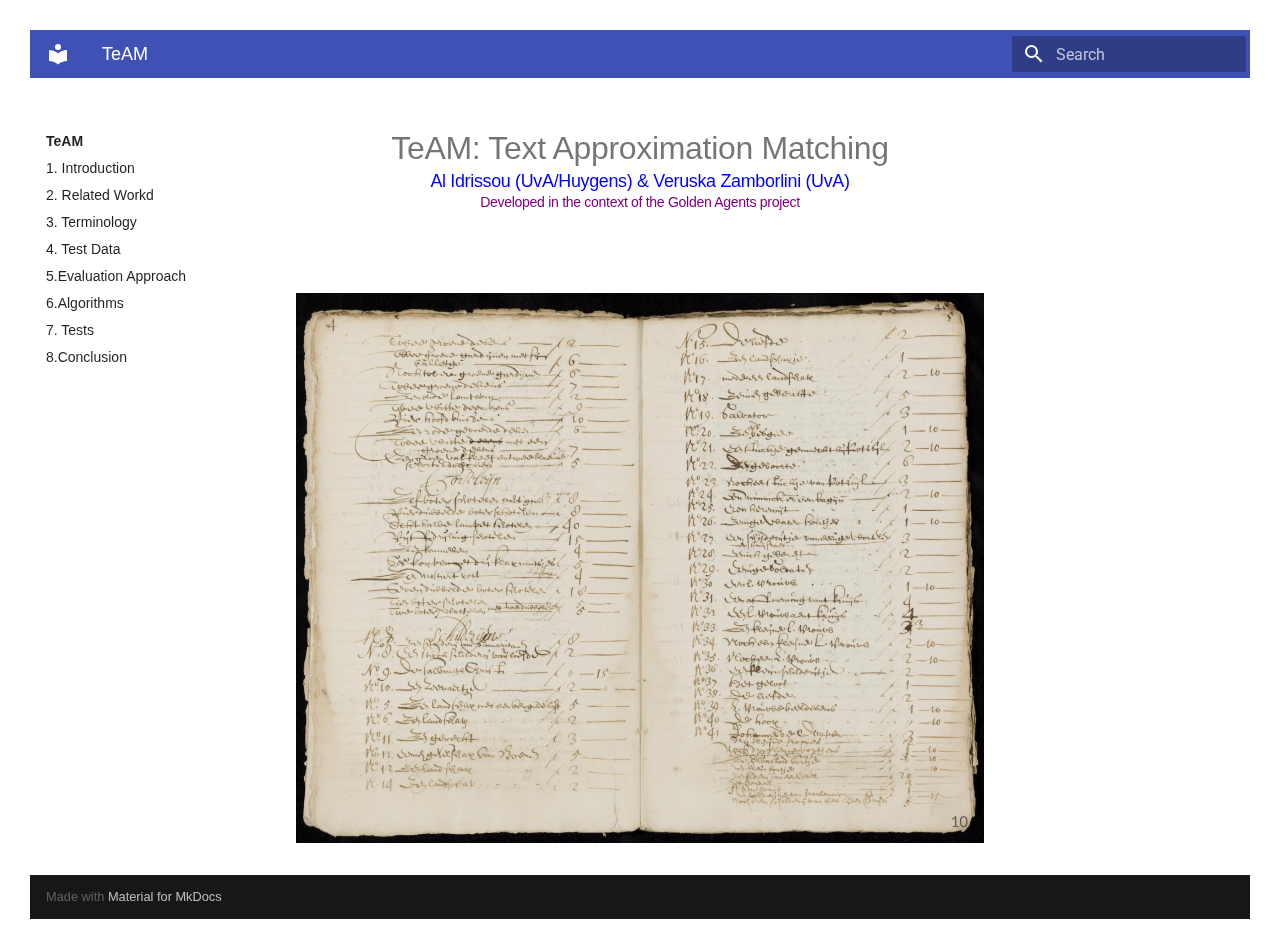
<file: index.html>
<!doctype html>
<html lang="en" class="no-js">
  <head>
    
      <meta charset="utf-8">
      <meta name="viewport" content="width=device-width,initial-scale=1">
      
      
      
      <link rel="shortcut icon" href="assets/images/favicon.png">
      <meta name="generator" content="mkdocs-1.1.2, mkdocs-material-6.0.1">
    
    
      
        <title>TeAM</title>
      
    
    
      <link rel="stylesheet" href="assets/stylesheets/main.38780c08.min.css">
      
        
        <link rel="stylesheet" href="assets/stylesheets/palette.3f72e892.min.css">
        
      
    
    
    
      
        
        <link href="https://fonts.gstatic.com" rel="preconnect" crossorigin>
        <link rel="stylesheet" href="https://fonts.googleapis.com/css?family=Roboto:300,400,400i,700%7CRoboto+Mono&display=fallback">
        <style>body,input{font-family:"Roboto",-apple-system,BlinkMacSystemFont,Helvetica,Arial,sans-serif}code,kbd,pre{font-family:"Roboto Mono",SFMono-Regular,Consolas,Menlo,monospace}</style>
      
    
    
    
      <link rel="stylesheet" href="GitHub2.css">
    
    
      
    
    
  </head>
  
  
    
    
    
    
    
    <body dir="ltr" data-md-color-scheme="" data-md-color-primary="none" data-md-color-accent="none">
      
  
    <input class="md-toggle" data-md-toggle="drawer" type="checkbox" id="__drawer" autocomplete="off">
    <input class="md-toggle" data-md-toggle="search" type="checkbox" id="__search" autocomplete="off">
    <label class="md-overlay" for="__drawer"></label>
    <div data-md-component="skip">
      
        
        <a href="#team-text-approximation-matching-al-idrissou-uvahuygens-veruska-zamborlini-uva-developed-in-the-context-of-the-golden-agents-project" class="md-skip">
          Skip to content
        </a>
      
    </div>
    <div data-md-component="announce">
      
    </div>
    
      <header class="md-header" data-md-component="header">
  <nav class="md-header-nav md-grid" aria-label="Header">
    <a href="." title="TeAM" class="md-header-nav__button md-logo" aria-label="TeAM">
      
  
  <svg xmlns="http://www.w3.org/2000/svg" viewBox="0 0 24 24"><path d="M12 8a3 3 0 003-3 3 3 0 00-3-3 3 3 0 00-3 3 3 3 0 003 3m0 3.54C9.64 9.35 6.5 8 3 8v11c3.5 0 6.64 1.35 9 3.54 2.36-2.19 5.5-3.54 9-3.54V8c-3.5 0-6.64 1.35-9 3.54z"/></svg>

    </a>
    <label class="md-header-nav__button md-icon" for="__drawer">
      <svg xmlns="http://www.w3.org/2000/svg" viewBox="0 0 24 24"><path d="M3 6h18v2H3V6m0 5h18v2H3v-2m0 5h18v2H3v-2z"/></svg>
    </label>
    <div class="md-header-nav__title" data-md-component="header-title">
      
        <div class="md-header-nav__ellipsis">
          <span class="md-header-nav__topic md-ellipsis">
            TeAM
          </span>
          <span class="md-header-nav__topic md-ellipsis">
            
              <div align="center"> TeAM: Text Approximation Matching <div align="center" style="font-size:1.4vw"> <span style="color:blue">  Al Idrissou (UvA/Huygens) & Veruska Zamborlini (UvA) </span> <br> <div align="center" style="font-size:1.1vw"><span style="color:purple"> Developed in the context of the Golden Agents project</div> </div></div>
            
          </span>
        </div>
      
    </div>
    
      <label class="md-header-nav__button md-icon" for="__search">
        <svg xmlns="http://www.w3.org/2000/svg" viewBox="0 0 24 24"><path d="M9.5 3A6.5 6.5 0 0116 9.5c0 1.61-.59 3.09-1.56 4.23l.27.27h.79l5 5-1.5 1.5-5-5v-.79l-.27-.27A6.516 6.516 0 019.5 16 6.5 6.5 0 013 9.5 6.5 6.5 0 019.5 3m0 2C7 5 5 7 5 9.5S7 14 9.5 14 14 12 14 9.5 12 5 9.5 5z"/></svg>
      </label>
      
<div class="md-search" data-md-component="search" role="dialog">
  <label class="md-search__overlay" for="__search"></label>
  <div class="md-search__inner" role="search">
    <form class="md-search__form" name="search">
      <input type="text" class="md-search__input" name="query" aria-label="Search" placeholder="Search" autocapitalize="off" autocorrect="off" autocomplete="off" spellcheck="false" data-md-component="search-query" data-md-state="active">
      <label class="md-search__icon md-icon" for="__search">
        <svg xmlns="http://www.w3.org/2000/svg" viewBox="0 0 24 24"><path d="M9.5 3A6.5 6.5 0 0116 9.5c0 1.61-.59 3.09-1.56 4.23l.27.27h.79l5 5-1.5 1.5-5-5v-.79l-.27-.27A6.516 6.516 0 019.5 16 6.5 6.5 0 013 9.5 6.5 6.5 0 019.5 3m0 2C7 5 5 7 5 9.5S7 14 9.5 14 14 12 14 9.5 12 5 9.5 5z"/></svg>
        <svg xmlns="http://www.w3.org/2000/svg" viewBox="0 0 24 24"><path d="M20 11v2H8l5.5 5.5-1.42 1.42L4.16 12l7.92-7.92L13.5 5.5 8 11h12z"/></svg>
      </label>
      <button type="reset" class="md-search__icon md-icon" aria-label="Clear" data-md-component="search-reset" tabindex="-1">
        <svg xmlns="http://www.w3.org/2000/svg" viewBox="0 0 24 24"><path d="M19 6.41L17.59 5 12 10.59 6.41 5 5 6.41 10.59 12 5 17.59 6.41 19 12 13.41 17.59 19 19 17.59 13.41 12 19 6.41z"/></svg>
      </button>
    </form>
    <div class="md-search__output">
      <div class="md-search__scrollwrap" data-md-scrollfix>
        <div class="md-search-result" data-md-component="search-result">
          <div class="md-search-result__meta">
            Initializing search
          </div>
          <ol class="md-search-result__list"></ol>
        </div>
      </div>
    </div>
  </div>
</div>
    
    
  </nav>
</header>
    
    <div class="md-container" data-md-component="container">
      
      
        
      
      <main class="md-main" data-md-component="main">
        <div class="md-main__inner md-grid">
          
            
              <div class="md-sidebar md-sidebar--primary" data-md-component="navigation">
                <div class="md-sidebar__scrollwrap">
                  <div class="md-sidebar__inner">
                    <nav class="md-nav md-nav--primary" aria-label="Navigation" data-md-level="0">
  <label class="md-nav__title" for="__drawer">
    <a href="." title="TeAM" class="md-nav__button md-logo" aria-label="TeAM">
      
  
  <svg xmlns="http://www.w3.org/2000/svg" viewBox="0 0 24 24"><path d="M12 8a3 3 0 003-3 3 3 0 00-3-3 3 3 0 00-3 3 3 3 0 003 3m0 3.54C9.64 9.35 6.5 8 3 8v11c3.5 0 6.64 1.35 9 3.54 2.36-2.19 5.5-3.54 9-3.54V8c-3.5 0-6.64 1.35-9 3.54z"/></svg>

    </a>
    TeAM
  </label>
  
  <ul class="md-nav__list" data-md-scrollfix>
    
      
      
      


  <li class="md-nav__item">
    <a href="01.Introduction/" title="1. Introduction" class="md-nav__link">
      1. Introduction
    </a>
  </li>

    
      
      
      


  <li class="md-nav__item">
    <a href="02.RelatedWork/" title="2. Related Workd" class="md-nav__link">
      2. Related Workd
    </a>
  </li>

    
      
      
      


  <li class="md-nav__item">
    <a href="03.Terminology/" title="3. Terminology" class="md-nav__link">
      3. Terminology
    </a>
  </li>

    
      
      
      


  <li class="md-nav__item">
    <a href="04.TestData/" title="4. Test Data" class="md-nav__link">
      4. Test Data
    </a>
  </li>

    
      
      
      


  <li class="md-nav__item">
    <a href="05.EvaluationApproach/" title="5.Evaluation Approach" class="md-nav__link">
      5.Evaluation Approach
    </a>
  </li>

    
      
      
      


  <li class="md-nav__item">
    <a href="06.Algorithms/" title="6.Algorithms" class="md-nav__link">
      6.Algorithms
    </a>
  </li>

    
      
      
      


  <li class="md-nav__item">
    <a href="07.Tests/" title="7. Tests" class="md-nav__link">
      7. Tests
    </a>
  </li>

    
      
      
      


  <li class="md-nav__item">
    <a href="08.Conclusion/" title="8.Conclusion" class="md-nav__link">
      8.Conclusion
    </a>
  </li>

    
  </ul>
</nav>
                  </div>
                </div>
              </div>
            
            
              <div class="md-sidebar md-sidebar--secondary" data-md-component="toc">
                <div class="md-sidebar__scrollwrap">
                  <div class="md-sidebar__inner">
                    
<nav class="md-nav md-nav--secondary" aria-label="Table of contents">
  
  
    
  
  
</nav>
                  </div>
                </div>
              </div>
            
          
          <div class="md-content">
            <article class="md-content__inner md-typeset">
              
                
                
                <h1 id="team-text-approximation-matching-al-idrissou-uvahuygens-veruska-zamborlini-uva-developed-in-the-context-of-the-golden-agents-project"><div align="center"> TeAM: Text Approximation Matching <div align="center" style="font-size:1.4vw"> <span style="color:blue">  Al Idrissou (UvA/Huygens) &amp; Veruska Zamborlini (UvA) </span> <br> <div align="center" style="font-size:1.1vw"><span style="color:purple"> Developed in the context of the Golden Agents project</div> </div></div><a class="headerlink" href="#team-text-approximation-matching-al-idrissou-uvahuygens-veruska-zamborlini-uva-developed-in-the-context-of-the-golden-agents-project" title="Permanent link">&para;</a></h1>
<p><img alt="Inventory" src="Images/Inventory.jpg" /></p>
                
              
              
                


              
            </article>
          </div>
        </div>
      </main>
      
        
<footer class="md-footer">
  
  <div class="md-footer-meta md-typeset">
    <div class="md-footer-meta__inner md-grid">
      <div class="md-footer-copyright">
        
        Made with
        <a href="https://squidfunk.github.io/mkdocs-material/" target="_blank" rel="noopener">
          Material for MkDocs
        </a>
      </div>
      
    </div>
  </div>
</footer>
      
    </div>
    
      <script src="assets/javascripts/vendor.77e55a48.min.js"></script>
      <script src="assets/javascripts/bundle.aa3f9871.min.js"></script><script id="__lang" type="application/json">{"clipboard.copy": "Copy to clipboard", "clipboard.copied": "Copied to clipboard", "search.config.lang": "en", "search.config.pipeline": "trimmer, stopWordFilter", "search.config.separator": "[\\s\\-]+", "search.result.placeholder": "Type to start searching", "search.result.none": "No matching documents", "search.result.one": "1 matching document", "search.result.other": "# matching documents", "search.result.more.one": "1 more on this page", "search.result.more.other": "# more on this page", "search.result.term.missing": "Missing"}</script>
      
      <script>
        app = initialize({
          base: ".",
          features: ['navigation.instant', 'navigation.expand'],
          search: Object.assign({
            worker: "assets/javascripts/worker/search.4ac00218.min.js"
          }, typeof search !== "undefined" && search)
        })
      </script>
      
    
  </body>
</html>
</file>
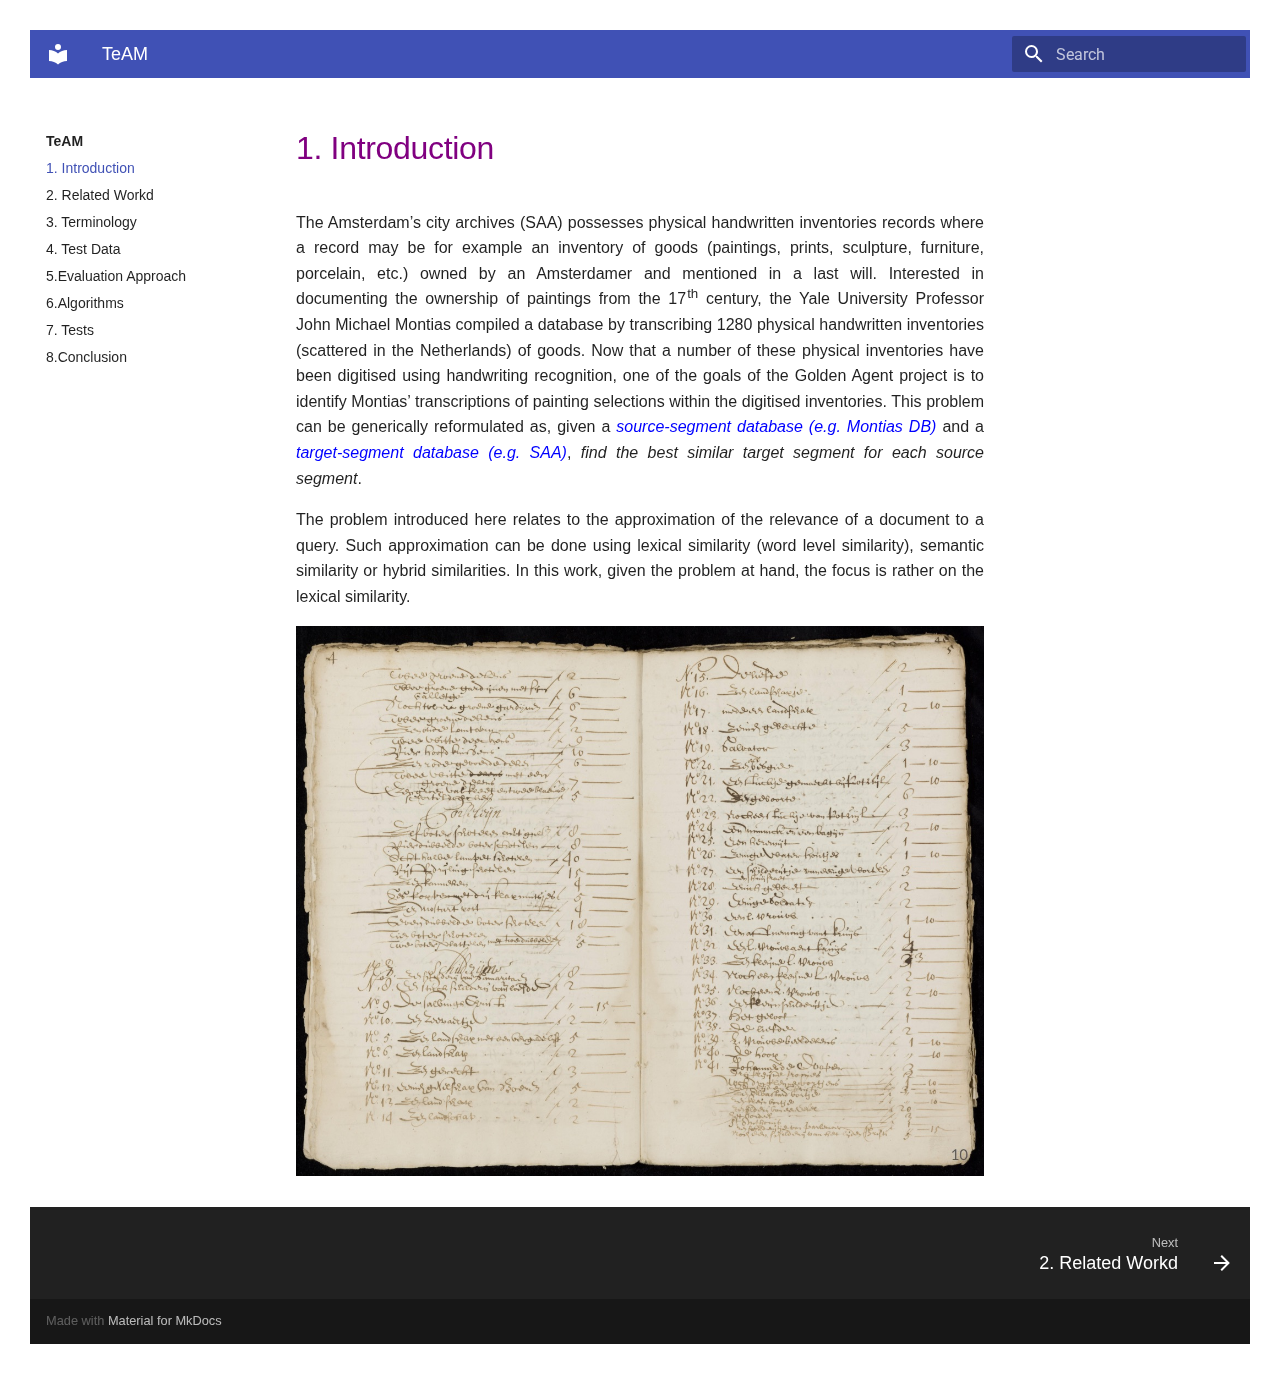
<file: 01.Introduction/index.html>
<!doctype html>
<html lang="en" class="no-js">
  <head>
    
      <meta charset="utf-8">
      <meta name="viewport" content="width=device-width,initial-scale=1">
      
      
      
      <link rel="shortcut icon" href="../assets/images/favicon.png">
      <meta name="generator" content="mkdocs-1.1.2, mkdocs-material-6.0.1">
    
    
      
        <title>1. Introduction - TeAM</title>
      
    
    
      <link rel="stylesheet" href="../assets/stylesheets/main.38780c08.min.css">
      
        
        <link rel="stylesheet" href="../assets/stylesheets/palette.3f72e892.min.css">
        
      
    
    
    
      
        
        <link href="https://fonts.gstatic.com" rel="preconnect" crossorigin>
        <link rel="stylesheet" href="https://fonts.googleapis.com/css?family=Roboto:300,400,400i,700%7CRoboto+Mono&display=fallback">
        <style>body,input{font-family:"Roboto",-apple-system,BlinkMacSystemFont,Helvetica,Arial,sans-serif}code,kbd,pre{font-family:"Roboto Mono",SFMono-Regular,Consolas,Menlo,monospace}</style>
      
    
    
    
      <link rel="stylesheet" href="../GitHub2.css">
    
    
      
    
    
  </head>
  
  
    
    
    
    
    
    <body dir="ltr" data-md-color-scheme="" data-md-color-primary="none" data-md-color-accent="none">
      
  
    <input class="md-toggle" data-md-toggle="drawer" type="checkbox" id="__drawer" autocomplete="off">
    <input class="md-toggle" data-md-toggle="search" type="checkbox" id="__search" autocomplete="off">
    <label class="md-overlay" for="__drawer"></label>
    <div data-md-component="skip">
      
        
        <a href="#1-introduction" class="md-skip">
          Skip to content
        </a>
      
    </div>
    <div data-md-component="announce">
      
    </div>
    
      <header class="md-header" data-md-component="header">
  <nav class="md-header-nav md-grid" aria-label="Header">
    <a href=".." title="TeAM" class="md-header-nav__button md-logo" aria-label="TeAM">
      
  
  <svg xmlns="http://www.w3.org/2000/svg" viewBox="0 0 24 24"><path d="M12 8a3 3 0 003-3 3 3 0 00-3-3 3 3 0 00-3 3 3 3 0 003 3m0 3.54C9.64 9.35 6.5 8 3 8v11c3.5 0 6.64 1.35 9 3.54 2.36-2.19 5.5-3.54 9-3.54V8c-3.5 0-6.64 1.35-9 3.54z"/></svg>

    </a>
    <label class="md-header-nav__button md-icon" for="__drawer">
      <svg xmlns="http://www.w3.org/2000/svg" viewBox="0 0 24 24"><path d="M3 6h18v2H3V6m0 5h18v2H3v-2m0 5h18v2H3v-2z"/></svg>
    </label>
    <div class="md-header-nav__title" data-md-component="header-title">
      
        <div class="md-header-nav__ellipsis">
          <span class="md-header-nav__topic md-ellipsis">
            TeAM
          </span>
          <span class="md-header-nav__topic md-ellipsis">
            
              1. Introduction
            
          </span>
        </div>
      
    </div>
    
      <label class="md-header-nav__button md-icon" for="__search">
        <svg xmlns="http://www.w3.org/2000/svg" viewBox="0 0 24 24"><path d="M9.5 3A6.5 6.5 0 0116 9.5c0 1.61-.59 3.09-1.56 4.23l.27.27h.79l5 5-1.5 1.5-5-5v-.79l-.27-.27A6.516 6.516 0 019.5 16 6.5 6.5 0 013 9.5 6.5 6.5 0 019.5 3m0 2C7 5 5 7 5 9.5S7 14 9.5 14 14 12 14 9.5 12 5 9.5 5z"/></svg>
      </label>
      
<div class="md-search" data-md-component="search" role="dialog">
  <label class="md-search__overlay" for="__search"></label>
  <div class="md-search__inner" role="search">
    <form class="md-search__form" name="search">
      <input type="text" class="md-search__input" name="query" aria-label="Search" placeholder="Search" autocapitalize="off" autocorrect="off" autocomplete="off" spellcheck="false" data-md-component="search-query" data-md-state="active">
      <label class="md-search__icon md-icon" for="__search">
        <svg xmlns="http://www.w3.org/2000/svg" viewBox="0 0 24 24"><path d="M9.5 3A6.5 6.5 0 0116 9.5c0 1.61-.59 3.09-1.56 4.23l.27.27h.79l5 5-1.5 1.5-5-5v-.79l-.27-.27A6.516 6.516 0 019.5 16 6.5 6.5 0 013 9.5 6.5 6.5 0 019.5 3m0 2C7 5 5 7 5 9.5S7 14 9.5 14 14 12 14 9.5 12 5 9.5 5z"/></svg>
        <svg xmlns="http://www.w3.org/2000/svg" viewBox="0 0 24 24"><path d="M20 11v2H8l5.5 5.5-1.42 1.42L4.16 12l7.92-7.92L13.5 5.5 8 11h12z"/></svg>
      </label>
      <button type="reset" class="md-search__icon md-icon" aria-label="Clear" data-md-component="search-reset" tabindex="-1">
        <svg xmlns="http://www.w3.org/2000/svg" viewBox="0 0 24 24"><path d="M19 6.41L17.59 5 12 10.59 6.41 5 5 6.41 10.59 12 5 17.59 6.41 19 12 13.41 17.59 19 19 17.59 13.41 12 19 6.41z"/></svg>
      </button>
    </form>
    <div class="md-search__output">
      <div class="md-search__scrollwrap" data-md-scrollfix>
        <div class="md-search-result" data-md-component="search-result">
          <div class="md-search-result__meta">
            Initializing search
          </div>
          <ol class="md-search-result__list"></ol>
        </div>
      </div>
    </div>
  </div>
</div>
    
    
  </nav>
</header>
    
    <div class="md-container" data-md-component="container">
      
      
        
      
      <main class="md-main" data-md-component="main">
        <div class="md-main__inner md-grid">
          
            
              <div class="md-sidebar md-sidebar--primary" data-md-component="navigation">
                <div class="md-sidebar__scrollwrap">
                  <div class="md-sidebar__inner">
                    <nav class="md-nav md-nav--primary" aria-label="Navigation" data-md-level="0">
  <label class="md-nav__title" for="__drawer">
    <a href=".." title="TeAM" class="md-nav__button md-logo" aria-label="TeAM">
      
  
  <svg xmlns="http://www.w3.org/2000/svg" viewBox="0 0 24 24"><path d="M12 8a3 3 0 003-3 3 3 0 00-3-3 3 3 0 00-3 3 3 3 0 003 3m0 3.54C9.64 9.35 6.5 8 3 8v11c3.5 0 6.64 1.35 9 3.54 2.36-2.19 5.5-3.54 9-3.54V8c-3.5 0-6.64 1.35-9 3.54z"/></svg>

    </a>
    TeAM
  </label>
  
  <ul class="md-nav__list" data-md-scrollfix>
    
      
      
      

  


  <li class="md-nav__item md-nav__item--active">
    
    <input class="md-nav__toggle md-toggle" data-md-toggle="toc" type="checkbox" id="__toc">
    
      
    
    
    <a href="./" title="1. Introduction" class="md-nav__link md-nav__link--active">
      1. Introduction
    </a>
    
  </li>

    
      
      
      


  <li class="md-nav__item">
    <a href="../02.RelatedWork/" title="2. Related Workd" class="md-nav__link">
      2. Related Workd
    </a>
  </li>

    
      
      
      


  <li class="md-nav__item">
    <a href="../03.Terminology/" title="3. Terminology" class="md-nav__link">
      3. Terminology
    </a>
  </li>

    
      
      
      


  <li class="md-nav__item">
    <a href="../04.TestData/" title="4. Test Data" class="md-nav__link">
      4. Test Data
    </a>
  </li>

    
      
      
      


  <li class="md-nav__item">
    <a href="../05.EvaluationApproach/" title="5.Evaluation Approach" class="md-nav__link">
      5.Evaluation Approach
    </a>
  </li>

    
      
      
      


  <li class="md-nav__item">
    <a href="../06.Algorithms/" title="6.Algorithms" class="md-nav__link">
      6.Algorithms
    </a>
  </li>

    
      
      
      


  <li class="md-nav__item">
    <a href="../07.Tests/" title="7. Tests" class="md-nav__link">
      7. Tests
    </a>
  </li>

    
      
      
      


  <li class="md-nav__item">
    <a href="../08.Conclusion/" title="8.Conclusion" class="md-nav__link">
      8.Conclusion
    </a>
  </li>

    
  </ul>
</nav>
                  </div>
                </div>
              </div>
            
            
              <div class="md-sidebar md-sidebar--secondary" data-md-component="toc">
                <div class="md-sidebar__scrollwrap">
                  <div class="md-sidebar__inner">
                    
<nav class="md-nav md-nav--secondary" aria-label="Table of contents">
  
  
    
  
  
</nav>
                  </div>
                </div>
              </div>
            
          
          <div class="md-content">
            <article class="md-content__inner md-typeset">
              
                
                
                <h1 id="1-introduction"><span style="color:purple"> 1. Introduction </span><a class="headerlink" href="#1-introduction" title="Permanent link">&para;</a></h1>
<p>The Amsterdam&rsquo;s city archives (SAA) possesses physical handwritten inventories records where a record may be for example an inventory of goods (paintings, prints, sculpture, furniture, porcelain, etc.) owned by an Amsterdamer and mentioned in a last will. Interested in documenting the ownership of paintings from the 17<sup>th</sup> century, the Yale University Professor John Michael Montias compiled a database by transcribing 1280 physical handwritten inventories (scattered in the Netherlands) of goods. Now that a number of these physical inventories have been digitised using handwriting recognition, one of the goals of the Golden Agent project is to identify Montias&rsquo; transcriptions of painting selections within the digitised inventories. This problem can be generically reformulated as, given a <span style="color:blue"><em>source-segment database (e.g. Montias DB)</em></span> and a <span style="color:blue"><em>target-segment database (e.g. SAA)</em></span>, <em>find the best similar target segment  for each source segment</em>. </p>
<!--https://medium.com/@adriensieg/text-similarities-da019229c894-->

<p>The problem introduced here relates to the approximation of the relevance of a document to a query. Such approximation can be done using lexical similarity (word level similarity), semantic similarity or hybrid similarities. In this work, given the problem at hand, the focus is rather on the lexical similarity. 
<!--measuring the adequacy between a query and documents--></p>
<p><img alt="Inventory" src="../Images/Inventory.jpg" /></p>
                
              
              
                


              
            </article>
          </div>
        </div>
      </main>
      
        
<footer class="md-footer">
  
    <div class="md-footer-nav">
      <nav class="md-footer-nav__inner md-grid" aria-label="Footer">
        
        
          <a href="../02.RelatedWork/" title="2. Related Workd" class="md-footer-nav__link md-footer-nav__link--next" rel="next">
            <div class="md-footer-nav__title">
              <div class="md-ellipsis">
                <span class="md-footer-nav__direction">
                  Next
                </span>
                2. Related Workd
              </div>
            </div>
            <div class="md-footer-nav__button md-icon">
              <svg xmlns="http://www.w3.org/2000/svg" viewBox="0 0 24 24"><path d="M4 11v2h12l-5.5 5.5 1.42 1.42L19.84 12l-7.92-7.92L10.5 5.5 16 11H4z"/></svg>
            </div>
          </a>
        
      </nav>
    </div>
  
  <div class="md-footer-meta md-typeset">
    <div class="md-footer-meta__inner md-grid">
      <div class="md-footer-copyright">
        
        Made with
        <a href="https://squidfunk.github.io/mkdocs-material/" target="_blank" rel="noopener">
          Material for MkDocs
        </a>
      </div>
      
    </div>
  </div>
</footer>
      
    </div>
    
      <script src="../assets/javascripts/vendor.77e55a48.min.js"></script>
      <script src="../assets/javascripts/bundle.aa3f9871.min.js"></script><script id="__lang" type="application/json">{"clipboard.copy": "Copy to clipboard", "clipboard.copied": "Copied to clipboard", "search.config.lang": "en", "search.config.pipeline": "trimmer, stopWordFilter", "search.config.separator": "[\\s\\-]+", "search.result.placeholder": "Type to start searching", "search.result.none": "No matching documents", "search.result.one": "1 matching document", "search.result.other": "# matching documents", "search.result.more.one": "1 more on this page", "search.result.more.other": "# more on this page", "search.result.term.missing": "Missing"}</script>
      
      <script>
        app = initialize({
          base: "..",
          features: ['navigation.instant', 'navigation.expand'],
          search: Object.assign({
            worker: "../assets/javascripts/worker/search.4ac00218.min.js"
          }, typeof search !== "undefined" && search)
        })
      </script>
      
    
  </body>
</html>
</file>
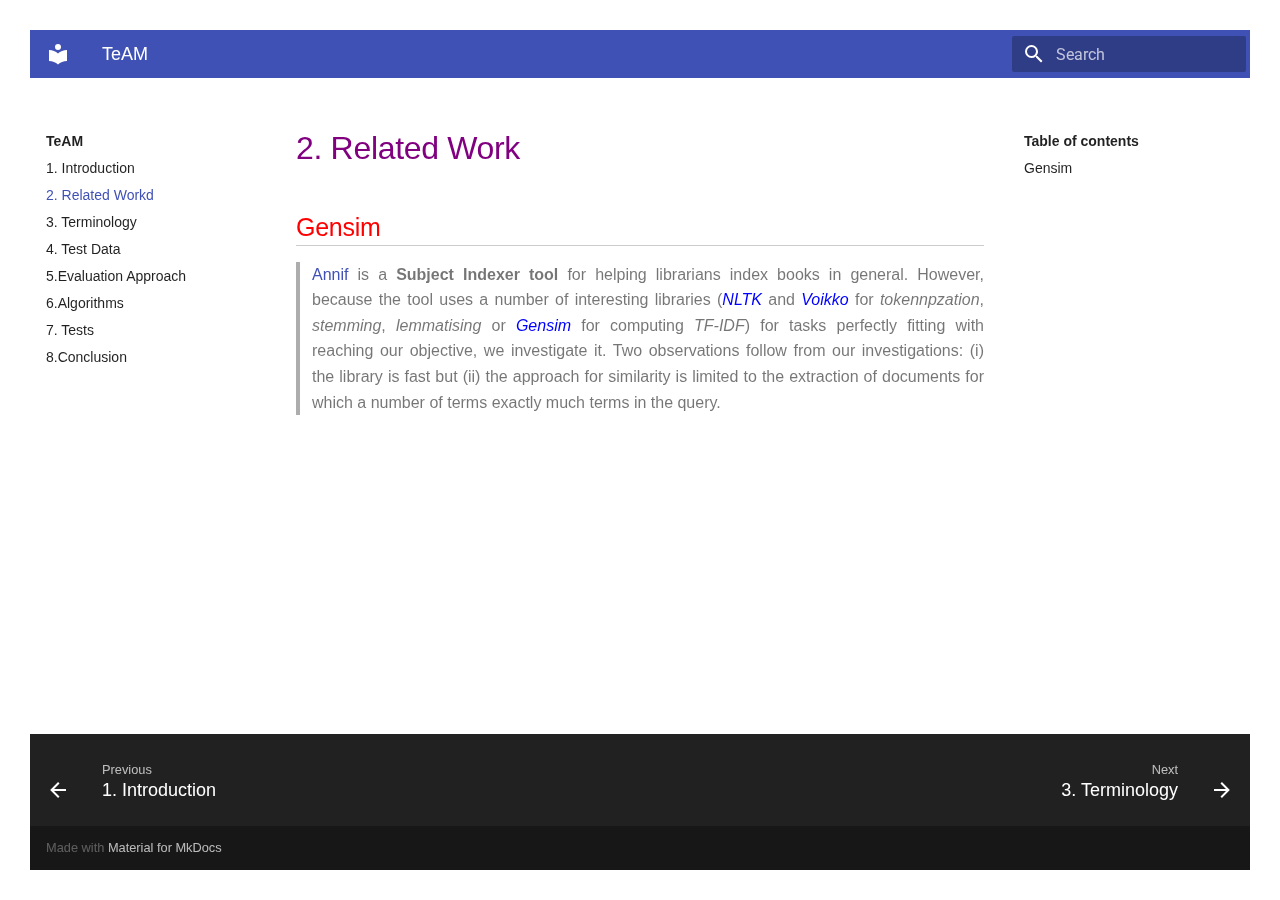
<file: 02.RelatedWork/index.html>
<!doctype html>
<html lang="en" class="no-js">
  <head>
    
      <meta charset="utf-8">
      <meta name="viewport" content="width=device-width,initial-scale=1">
      
      
      
      <link rel="shortcut icon" href="../assets/images/favicon.png">
      <meta name="generator" content="mkdocs-1.1.2, mkdocs-material-6.0.1">
    
    
      
        <title>2. Related Workd - TeAM</title>
      
    
    
      <link rel="stylesheet" href="../assets/stylesheets/main.38780c08.min.css">
      
        
        <link rel="stylesheet" href="../assets/stylesheets/palette.3f72e892.min.css">
        
      
    
    
    
      
        
        <link href="https://fonts.gstatic.com" rel="preconnect" crossorigin>
        <link rel="stylesheet" href="https://fonts.googleapis.com/css?family=Roboto:300,400,400i,700%7CRoboto+Mono&display=fallback">
        <style>body,input{font-family:"Roboto",-apple-system,BlinkMacSystemFont,Helvetica,Arial,sans-serif}code,kbd,pre{font-family:"Roboto Mono",SFMono-Regular,Consolas,Menlo,monospace}</style>
      
    
    
    
      <link rel="stylesheet" href="../GitHub2.css">
    
    
      
    
    
  </head>
  
  
    
    
    
    
    
    <body dir="ltr" data-md-color-scheme="" data-md-color-primary="none" data-md-color-accent="none">
      
  
    <input class="md-toggle" data-md-toggle="drawer" type="checkbox" id="__drawer" autocomplete="off">
    <input class="md-toggle" data-md-toggle="search" type="checkbox" id="__search" autocomplete="off">
    <label class="md-overlay" for="__drawer"></label>
    <div data-md-component="skip">
      
        
        <a href="#2-related-work" class="md-skip">
          Skip to content
        </a>
      
    </div>
    <div data-md-component="announce">
      
    </div>
    
      <header class="md-header" data-md-component="header">
  <nav class="md-header-nav md-grid" aria-label="Header">
    <a href=".." title="TeAM" class="md-header-nav__button md-logo" aria-label="TeAM">
      
  
  <svg xmlns="http://www.w3.org/2000/svg" viewBox="0 0 24 24"><path d="M12 8a3 3 0 003-3 3 3 0 00-3-3 3 3 0 00-3 3 3 3 0 003 3m0 3.54C9.64 9.35 6.5 8 3 8v11c3.5 0 6.64 1.35 9 3.54 2.36-2.19 5.5-3.54 9-3.54V8c-3.5 0-6.64 1.35-9 3.54z"/></svg>

    </a>
    <label class="md-header-nav__button md-icon" for="__drawer">
      <svg xmlns="http://www.w3.org/2000/svg" viewBox="0 0 24 24"><path d="M3 6h18v2H3V6m0 5h18v2H3v-2m0 5h18v2H3v-2z"/></svg>
    </label>
    <div class="md-header-nav__title" data-md-component="header-title">
      
        <div class="md-header-nav__ellipsis">
          <span class="md-header-nav__topic md-ellipsis">
            TeAM
          </span>
          <span class="md-header-nav__topic md-ellipsis">
            
              2. Related Workd
            
          </span>
        </div>
      
    </div>
    
      <label class="md-header-nav__button md-icon" for="__search">
        <svg xmlns="http://www.w3.org/2000/svg" viewBox="0 0 24 24"><path d="M9.5 3A6.5 6.5 0 0116 9.5c0 1.61-.59 3.09-1.56 4.23l.27.27h.79l5 5-1.5 1.5-5-5v-.79l-.27-.27A6.516 6.516 0 019.5 16 6.5 6.5 0 013 9.5 6.5 6.5 0 019.5 3m0 2C7 5 5 7 5 9.5S7 14 9.5 14 14 12 14 9.5 12 5 9.5 5z"/></svg>
      </label>
      
<div class="md-search" data-md-component="search" role="dialog">
  <label class="md-search__overlay" for="__search"></label>
  <div class="md-search__inner" role="search">
    <form class="md-search__form" name="search">
      <input type="text" class="md-search__input" name="query" aria-label="Search" placeholder="Search" autocapitalize="off" autocorrect="off" autocomplete="off" spellcheck="false" data-md-component="search-query" data-md-state="active">
      <label class="md-search__icon md-icon" for="__search">
        <svg xmlns="http://www.w3.org/2000/svg" viewBox="0 0 24 24"><path d="M9.5 3A6.5 6.5 0 0116 9.5c0 1.61-.59 3.09-1.56 4.23l.27.27h.79l5 5-1.5 1.5-5-5v-.79l-.27-.27A6.516 6.516 0 019.5 16 6.5 6.5 0 013 9.5 6.5 6.5 0 019.5 3m0 2C7 5 5 7 5 9.5S7 14 9.5 14 14 12 14 9.5 12 5 9.5 5z"/></svg>
        <svg xmlns="http://www.w3.org/2000/svg" viewBox="0 0 24 24"><path d="M20 11v2H8l5.5 5.5-1.42 1.42L4.16 12l7.92-7.92L13.5 5.5 8 11h12z"/></svg>
      </label>
      <button type="reset" class="md-search__icon md-icon" aria-label="Clear" data-md-component="search-reset" tabindex="-1">
        <svg xmlns="http://www.w3.org/2000/svg" viewBox="0 0 24 24"><path d="M19 6.41L17.59 5 12 10.59 6.41 5 5 6.41 10.59 12 5 17.59 6.41 19 12 13.41 17.59 19 19 17.59 13.41 12 19 6.41z"/></svg>
      </button>
    </form>
    <div class="md-search__output">
      <div class="md-search__scrollwrap" data-md-scrollfix>
        <div class="md-search-result" data-md-component="search-result">
          <div class="md-search-result__meta">
            Initializing search
          </div>
          <ol class="md-search-result__list"></ol>
        </div>
      </div>
    </div>
  </div>
</div>
    
    
  </nav>
</header>
    
    <div class="md-container" data-md-component="container">
      
      
        
      
      <main class="md-main" data-md-component="main">
        <div class="md-main__inner md-grid">
          
            
              <div class="md-sidebar md-sidebar--primary" data-md-component="navigation">
                <div class="md-sidebar__scrollwrap">
                  <div class="md-sidebar__inner">
                    <nav class="md-nav md-nav--primary" aria-label="Navigation" data-md-level="0">
  <label class="md-nav__title" for="__drawer">
    <a href=".." title="TeAM" class="md-nav__button md-logo" aria-label="TeAM">
      
  
  <svg xmlns="http://www.w3.org/2000/svg" viewBox="0 0 24 24"><path d="M12 8a3 3 0 003-3 3 3 0 00-3-3 3 3 0 00-3 3 3 3 0 003 3m0 3.54C9.64 9.35 6.5 8 3 8v11c3.5 0 6.64 1.35 9 3.54 2.36-2.19 5.5-3.54 9-3.54V8c-3.5 0-6.64 1.35-9 3.54z"/></svg>

    </a>
    TeAM
  </label>
  
  <ul class="md-nav__list" data-md-scrollfix>
    
      
      
      


  <li class="md-nav__item">
    <a href="../01.Introduction/" title="1. Introduction" class="md-nav__link">
      1. Introduction
    </a>
  </li>

    
      
      
      

  


  <li class="md-nav__item md-nav__item--active">
    
    <input class="md-nav__toggle md-toggle" data-md-toggle="toc" type="checkbox" id="__toc">
    
      
    
    
      <label class="md-nav__link md-nav__link--active" for="__toc">
        2. Related Workd
        <span class="md-nav__icon md-icon"></span>
      </label>
    
    <a href="./" title="2. Related Workd" class="md-nav__link md-nav__link--active">
      2. Related Workd
    </a>
    
      
<nav class="md-nav md-nav--secondary" aria-label="Table of contents">
  
  
    
  
  
    <label class="md-nav__title" for="__toc">
      <span class="md-nav__icon md-icon"></span>
      Table of contents
    </label>
    <ul class="md-nav__list" data-md-scrollfix>
      
        <li class="md-nav__item">
  <a href="#gensim" class="md-nav__link">
    Gensim
  </a>
  
</li>
      
    </ul>
  
</nav>
    
  </li>

    
      
      
      


  <li class="md-nav__item">
    <a href="../03.Terminology/" title="3. Terminology" class="md-nav__link">
      3. Terminology
    </a>
  </li>

    
      
      
      


  <li class="md-nav__item">
    <a href="../04.TestData/" title="4. Test Data" class="md-nav__link">
      4. Test Data
    </a>
  </li>

    
      
      
      


  <li class="md-nav__item">
    <a href="../05.EvaluationApproach/" title="5.Evaluation Approach" class="md-nav__link">
      5.Evaluation Approach
    </a>
  </li>

    
      
      
      


  <li class="md-nav__item">
    <a href="../06.Algorithms/" title="6.Algorithms" class="md-nav__link">
      6.Algorithms
    </a>
  </li>

    
      
      
      


  <li class="md-nav__item">
    <a href="../07.Tests/" title="7. Tests" class="md-nav__link">
      7. Tests
    </a>
  </li>

    
      
      
      


  <li class="md-nav__item">
    <a href="../08.Conclusion/" title="8.Conclusion" class="md-nav__link">
      8.Conclusion
    </a>
  </li>

    
  </ul>
</nav>
                  </div>
                </div>
              </div>
            
            
              <div class="md-sidebar md-sidebar--secondary" data-md-component="toc">
                <div class="md-sidebar__scrollwrap">
                  <div class="md-sidebar__inner">
                    
<nav class="md-nav md-nav--secondary" aria-label="Table of contents">
  
  
    
  
  
    <label class="md-nav__title" for="__toc">
      <span class="md-nav__icon md-icon"></span>
      Table of contents
    </label>
    <ul class="md-nav__list" data-md-scrollfix>
      
        <li class="md-nav__item">
  <a href="#gensim" class="md-nav__link">
    Gensim
  </a>
  
</li>
      
    </ul>
  
</nav>
                  </div>
                </div>
              </div>
            
          
          <div class="md-content">
            <article class="md-content__inner md-typeset">
              
                
                
                <h1 id="2-related-work"><span style="color:purple"> 2. Related Work </span><a class="headerlink" href="#2-related-work" title="Permanent link">&para;</a></h1>
<h2 id="gensim">Gensim<a class="headerlink" href="#gensim" title="Permanent link">&para;</a></h2>
<blockquote>
<p><a href="https://www.liberquarterly.eu/articles/10.18352/lq.10285/#fg001">Annif</a> is a <strong>Subject Indexer tool</strong> for helping librarians index books in general. However, because the tool uses a number of interesting  libraries (<span style="color:blue"><em>NLTK</em></span> and <span style="color:blue"><em>Voikko</em></span> for <em>tokennpzation</em>, <em>stemming</em>, <em>lemmatising</em> or <span style="color:blue"><em>Gensim</em></span> for computing <em>TF-IDF</em>) for tasks perfectly fitting with reaching our objective, we investigate it. Two observations follow from our investigations: (i) the library is fast but (ii) the approach for similarity is limited to the extraction of documents for which a number of terms exactly much terms in the query.</p>
</blockquote>
                
              
              
                


              
            </article>
          </div>
        </div>
      </main>
      
        
<footer class="md-footer">
  
    <div class="md-footer-nav">
      <nav class="md-footer-nav__inner md-grid" aria-label="Footer">
        
          <a href="../01.Introduction/" title="1. Introduction" class="md-footer-nav__link md-footer-nav__link--prev" rel="prev">
            <div class="md-footer-nav__button md-icon">
              <svg xmlns="http://www.w3.org/2000/svg" viewBox="0 0 24 24"><path d="M20 11v2H8l5.5 5.5-1.42 1.42L4.16 12l7.92-7.92L13.5 5.5 8 11h12z"/></svg>
            </div>
            <div class="md-footer-nav__title">
              <div class="md-ellipsis">
                <span class="md-footer-nav__direction">
                  Previous
                </span>
                1. Introduction
              </div>
            </div>
          </a>
        
        
          <a href="../03.Terminology/" title="3. Terminology" class="md-footer-nav__link md-footer-nav__link--next" rel="next">
            <div class="md-footer-nav__title">
              <div class="md-ellipsis">
                <span class="md-footer-nav__direction">
                  Next
                </span>
                3. Terminology
              </div>
            </div>
            <div class="md-footer-nav__button md-icon">
              <svg xmlns="http://www.w3.org/2000/svg" viewBox="0 0 24 24"><path d="M4 11v2h12l-5.5 5.5 1.42 1.42L19.84 12l-7.92-7.92L10.5 5.5 16 11H4z"/></svg>
            </div>
          </a>
        
      </nav>
    </div>
  
  <div class="md-footer-meta md-typeset">
    <div class="md-footer-meta__inner md-grid">
      <div class="md-footer-copyright">
        
        Made with
        <a href="https://squidfunk.github.io/mkdocs-material/" target="_blank" rel="noopener">
          Material for MkDocs
        </a>
      </div>
      
    </div>
  </div>
</footer>
      
    </div>
    
      <script src="../assets/javascripts/vendor.77e55a48.min.js"></script>
      <script src="../assets/javascripts/bundle.aa3f9871.min.js"></script><script id="__lang" type="application/json">{"clipboard.copy": "Copy to clipboard", "clipboard.copied": "Copied to clipboard", "search.config.lang": "en", "search.config.pipeline": "trimmer, stopWordFilter", "search.config.separator": "[\\s\\-]+", "search.result.placeholder": "Type to start searching", "search.result.none": "No matching documents", "search.result.one": "1 matching document", "search.result.other": "# matching documents", "search.result.more.one": "1 more on this page", "search.result.more.other": "# more on this page", "search.result.term.missing": "Missing"}</script>
      
      <script>
        app = initialize({
          base: "..",
          features: ['navigation.instant', 'navigation.expand'],
          search: Object.assign({
            worker: "../assets/javascripts/worker/search.4ac00218.min.js"
          }, typeof search !== "undefined" && search)
        })
      </script>
      
    
  </body>
</html>
</file>
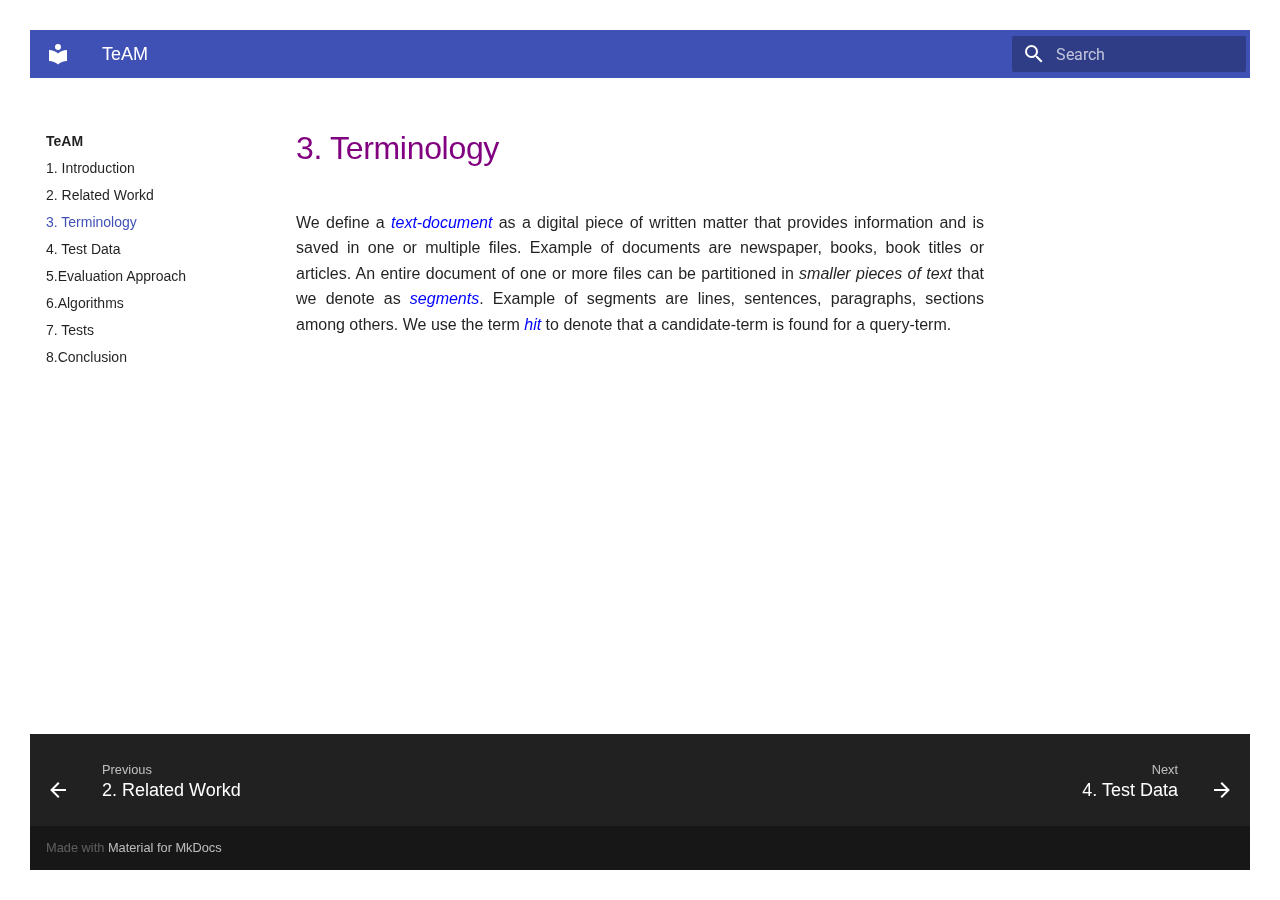
<file: 03.Terminology/index.html>
<!doctype html>
<html lang="en" class="no-js">
  <head>
    
      <meta charset="utf-8">
      <meta name="viewport" content="width=device-width,initial-scale=1">
      
      
      
      <link rel="shortcut icon" href="../assets/images/favicon.png">
      <meta name="generator" content="mkdocs-1.1.2, mkdocs-material-6.0.1">
    
    
      
        <title>3. Terminology - TeAM</title>
      
    
    
      <link rel="stylesheet" href="../assets/stylesheets/main.38780c08.min.css">
      
        
        <link rel="stylesheet" href="../assets/stylesheets/palette.3f72e892.min.css">
        
      
    
    
    
      
        
        <link href="https://fonts.gstatic.com" rel="preconnect" crossorigin>
        <link rel="stylesheet" href="https://fonts.googleapis.com/css?family=Roboto:300,400,400i,700%7CRoboto+Mono&display=fallback">
        <style>body,input{font-family:"Roboto",-apple-system,BlinkMacSystemFont,Helvetica,Arial,sans-serif}code,kbd,pre{font-family:"Roboto Mono",SFMono-Regular,Consolas,Menlo,monospace}</style>
      
    
    
    
      <link rel="stylesheet" href="../GitHub2.css">
    
    
      
    
    
  </head>
  
  
    
    
    
    
    
    <body dir="ltr" data-md-color-scheme="" data-md-color-primary="none" data-md-color-accent="none">
      
  
    <input class="md-toggle" data-md-toggle="drawer" type="checkbox" id="__drawer" autocomplete="off">
    <input class="md-toggle" data-md-toggle="search" type="checkbox" id="__search" autocomplete="off">
    <label class="md-overlay" for="__drawer"></label>
    <div data-md-component="skip">
      
        
        <a href="#3-terminology" class="md-skip">
          Skip to content
        </a>
      
    </div>
    <div data-md-component="announce">
      
    </div>
    
      <header class="md-header" data-md-component="header">
  <nav class="md-header-nav md-grid" aria-label="Header">
    <a href=".." title="TeAM" class="md-header-nav__button md-logo" aria-label="TeAM">
      
  
  <svg xmlns="http://www.w3.org/2000/svg" viewBox="0 0 24 24"><path d="M12 8a3 3 0 003-3 3 3 0 00-3-3 3 3 0 00-3 3 3 3 0 003 3m0 3.54C9.64 9.35 6.5 8 3 8v11c3.5 0 6.64 1.35 9 3.54 2.36-2.19 5.5-3.54 9-3.54V8c-3.5 0-6.64 1.35-9 3.54z"/></svg>

    </a>
    <label class="md-header-nav__button md-icon" for="__drawer">
      <svg xmlns="http://www.w3.org/2000/svg" viewBox="0 0 24 24"><path d="M3 6h18v2H3V6m0 5h18v2H3v-2m0 5h18v2H3v-2z"/></svg>
    </label>
    <div class="md-header-nav__title" data-md-component="header-title">
      
        <div class="md-header-nav__ellipsis">
          <span class="md-header-nav__topic md-ellipsis">
            TeAM
          </span>
          <span class="md-header-nav__topic md-ellipsis">
            
              3. Terminology
            
          </span>
        </div>
      
    </div>
    
      <label class="md-header-nav__button md-icon" for="__search">
        <svg xmlns="http://www.w3.org/2000/svg" viewBox="0 0 24 24"><path d="M9.5 3A6.5 6.5 0 0116 9.5c0 1.61-.59 3.09-1.56 4.23l.27.27h.79l5 5-1.5 1.5-5-5v-.79l-.27-.27A6.516 6.516 0 019.5 16 6.5 6.5 0 013 9.5 6.5 6.5 0 019.5 3m0 2C7 5 5 7 5 9.5S7 14 9.5 14 14 12 14 9.5 12 5 9.5 5z"/></svg>
      </label>
      
<div class="md-search" data-md-component="search" role="dialog">
  <label class="md-search__overlay" for="__search"></label>
  <div class="md-search__inner" role="search">
    <form class="md-search__form" name="search">
      <input type="text" class="md-search__input" name="query" aria-label="Search" placeholder="Search" autocapitalize="off" autocorrect="off" autocomplete="off" spellcheck="false" data-md-component="search-query" data-md-state="active">
      <label class="md-search__icon md-icon" for="__search">
        <svg xmlns="http://www.w3.org/2000/svg" viewBox="0 0 24 24"><path d="M9.5 3A6.5 6.5 0 0116 9.5c0 1.61-.59 3.09-1.56 4.23l.27.27h.79l5 5-1.5 1.5-5-5v-.79l-.27-.27A6.516 6.516 0 019.5 16 6.5 6.5 0 013 9.5 6.5 6.5 0 019.5 3m0 2C7 5 5 7 5 9.5S7 14 9.5 14 14 12 14 9.5 12 5 9.5 5z"/></svg>
        <svg xmlns="http://www.w3.org/2000/svg" viewBox="0 0 24 24"><path d="M20 11v2H8l5.5 5.5-1.42 1.42L4.16 12l7.92-7.92L13.5 5.5 8 11h12z"/></svg>
      </label>
      <button type="reset" class="md-search__icon md-icon" aria-label="Clear" data-md-component="search-reset" tabindex="-1">
        <svg xmlns="http://www.w3.org/2000/svg" viewBox="0 0 24 24"><path d="M19 6.41L17.59 5 12 10.59 6.41 5 5 6.41 10.59 12 5 17.59 6.41 19 12 13.41 17.59 19 19 17.59 13.41 12 19 6.41z"/></svg>
      </button>
    </form>
    <div class="md-search__output">
      <div class="md-search__scrollwrap" data-md-scrollfix>
        <div class="md-search-result" data-md-component="search-result">
          <div class="md-search-result__meta">
            Initializing search
          </div>
          <ol class="md-search-result__list"></ol>
        </div>
      </div>
    </div>
  </div>
</div>
    
    
  </nav>
</header>
    
    <div class="md-container" data-md-component="container">
      
      
        
      
      <main class="md-main" data-md-component="main">
        <div class="md-main__inner md-grid">
          
            
              <div class="md-sidebar md-sidebar--primary" data-md-component="navigation">
                <div class="md-sidebar__scrollwrap">
                  <div class="md-sidebar__inner">
                    <nav class="md-nav md-nav--primary" aria-label="Navigation" data-md-level="0">
  <label class="md-nav__title" for="__drawer">
    <a href=".." title="TeAM" class="md-nav__button md-logo" aria-label="TeAM">
      
  
  <svg xmlns="http://www.w3.org/2000/svg" viewBox="0 0 24 24"><path d="M12 8a3 3 0 003-3 3 3 0 00-3-3 3 3 0 00-3 3 3 3 0 003 3m0 3.54C9.64 9.35 6.5 8 3 8v11c3.5 0 6.64 1.35 9 3.54 2.36-2.19 5.5-3.54 9-3.54V8c-3.5 0-6.64 1.35-9 3.54z"/></svg>

    </a>
    TeAM
  </label>
  
  <ul class="md-nav__list" data-md-scrollfix>
    
      
      
      


  <li class="md-nav__item">
    <a href="../01.Introduction/" title="1. Introduction" class="md-nav__link">
      1. Introduction
    </a>
  </li>

    
      
      
      


  <li class="md-nav__item">
    <a href="../02.RelatedWork/" title="2. Related Workd" class="md-nav__link">
      2. Related Workd
    </a>
  </li>

    
      
      
      

  


  <li class="md-nav__item md-nav__item--active">
    
    <input class="md-nav__toggle md-toggle" data-md-toggle="toc" type="checkbox" id="__toc">
    
      
    
    
    <a href="./" title="3. Terminology" class="md-nav__link md-nav__link--active">
      3. Terminology
    </a>
    
  </li>

    
      
      
      


  <li class="md-nav__item">
    <a href="../04.TestData/" title="4. Test Data" class="md-nav__link">
      4. Test Data
    </a>
  </li>

    
      
      
      


  <li class="md-nav__item">
    <a href="../05.EvaluationApproach/" title="5.Evaluation Approach" class="md-nav__link">
      5.Evaluation Approach
    </a>
  </li>

    
      
      
      


  <li class="md-nav__item">
    <a href="../06.Algorithms/" title="6.Algorithms" class="md-nav__link">
      6.Algorithms
    </a>
  </li>

    
      
      
      


  <li class="md-nav__item">
    <a href="../07.Tests/" title="7. Tests" class="md-nav__link">
      7. Tests
    </a>
  </li>

    
      
      
      


  <li class="md-nav__item">
    <a href="../08.Conclusion/" title="8.Conclusion" class="md-nav__link">
      8.Conclusion
    </a>
  </li>

    
  </ul>
</nav>
                  </div>
                </div>
              </div>
            
            
              <div class="md-sidebar md-sidebar--secondary" data-md-component="toc">
                <div class="md-sidebar__scrollwrap">
                  <div class="md-sidebar__inner">
                    
<nav class="md-nav md-nav--secondary" aria-label="Table of contents">
  
  
    
  
  
</nav>
                  </div>
                </div>
              </div>
            
          
          <div class="md-content">
            <article class="md-content__inner md-typeset">
              
                
                
                <!----------------------------------------------->

<h1 id="3-terminology"><span style="color:purple"> 3. Terminology </span><a class="headerlink" href="#3-terminology" title="Permanent link">&para;</a></h1>
<p><!----------------------------------------------->
We define a <span style="color:blue"><em>text-document</em></span> as a digital piece of written matter that provides information and is saved in one or multiple files. Example of documents are newspaper, books, book titles or articles. An entire document of one or more files can be partitioned in <em>smaller pieces of text</em> that we denote as <span style="color:blue"><em>segments</em></span>. Example of segments are lines, sentences, paragraphs, sections among others.
We use the term <span style="color:blue"><em>hit</em></span> to denote that a candidate-term is found for a query-term.</p>
                
              
              
                


              
            </article>
          </div>
        </div>
      </main>
      
        
<footer class="md-footer">
  
    <div class="md-footer-nav">
      <nav class="md-footer-nav__inner md-grid" aria-label="Footer">
        
          <a href="../02.RelatedWork/" title="2. Related Workd" class="md-footer-nav__link md-footer-nav__link--prev" rel="prev">
            <div class="md-footer-nav__button md-icon">
              <svg xmlns="http://www.w3.org/2000/svg" viewBox="0 0 24 24"><path d="M20 11v2H8l5.5 5.5-1.42 1.42L4.16 12l7.92-7.92L13.5 5.5 8 11h12z"/></svg>
            </div>
            <div class="md-footer-nav__title">
              <div class="md-ellipsis">
                <span class="md-footer-nav__direction">
                  Previous
                </span>
                2. Related Workd
              </div>
            </div>
          </a>
        
        
          <a href="../04.TestData/" title="4. Test Data" class="md-footer-nav__link md-footer-nav__link--next" rel="next">
            <div class="md-footer-nav__title">
              <div class="md-ellipsis">
                <span class="md-footer-nav__direction">
                  Next
                </span>
                4. Test Data
              </div>
            </div>
            <div class="md-footer-nav__button md-icon">
              <svg xmlns="http://www.w3.org/2000/svg" viewBox="0 0 24 24"><path d="M4 11v2h12l-5.5 5.5 1.42 1.42L19.84 12l-7.92-7.92L10.5 5.5 16 11H4z"/></svg>
            </div>
          </a>
        
      </nav>
    </div>
  
  <div class="md-footer-meta md-typeset">
    <div class="md-footer-meta__inner md-grid">
      <div class="md-footer-copyright">
        
        Made with
        <a href="https://squidfunk.github.io/mkdocs-material/" target="_blank" rel="noopener">
          Material for MkDocs
        </a>
      </div>
      
    </div>
  </div>
</footer>
      
    </div>
    
      <script src="../assets/javascripts/vendor.77e55a48.min.js"></script>
      <script src="../assets/javascripts/bundle.aa3f9871.min.js"></script><script id="__lang" type="application/json">{"clipboard.copy": "Copy to clipboard", "clipboard.copied": "Copied to clipboard", "search.config.lang": "en", "search.config.pipeline": "trimmer, stopWordFilter", "search.config.separator": "[\\s\\-]+", "search.result.placeholder": "Type to start searching", "search.result.none": "No matching documents", "search.result.one": "1 matching document", "search.result.other": "# matching documents", "search.result.more.one": "1 more on this page", "search.result.more.other": "# more on this page", "search.result.term.missing": "Missing"}</script>
      
      <script>
        app = initialize({
          base: "..",
          features: ['navigation.instant', 'navigation.expand'],
          search: Object.assign({
            worker: "../assets/javascripts/worker/search.4ac00218.min.js"
          }, typeof search !== "undefined" && search)
        })
      </script>
      
    
  </body>
</html>
</file>
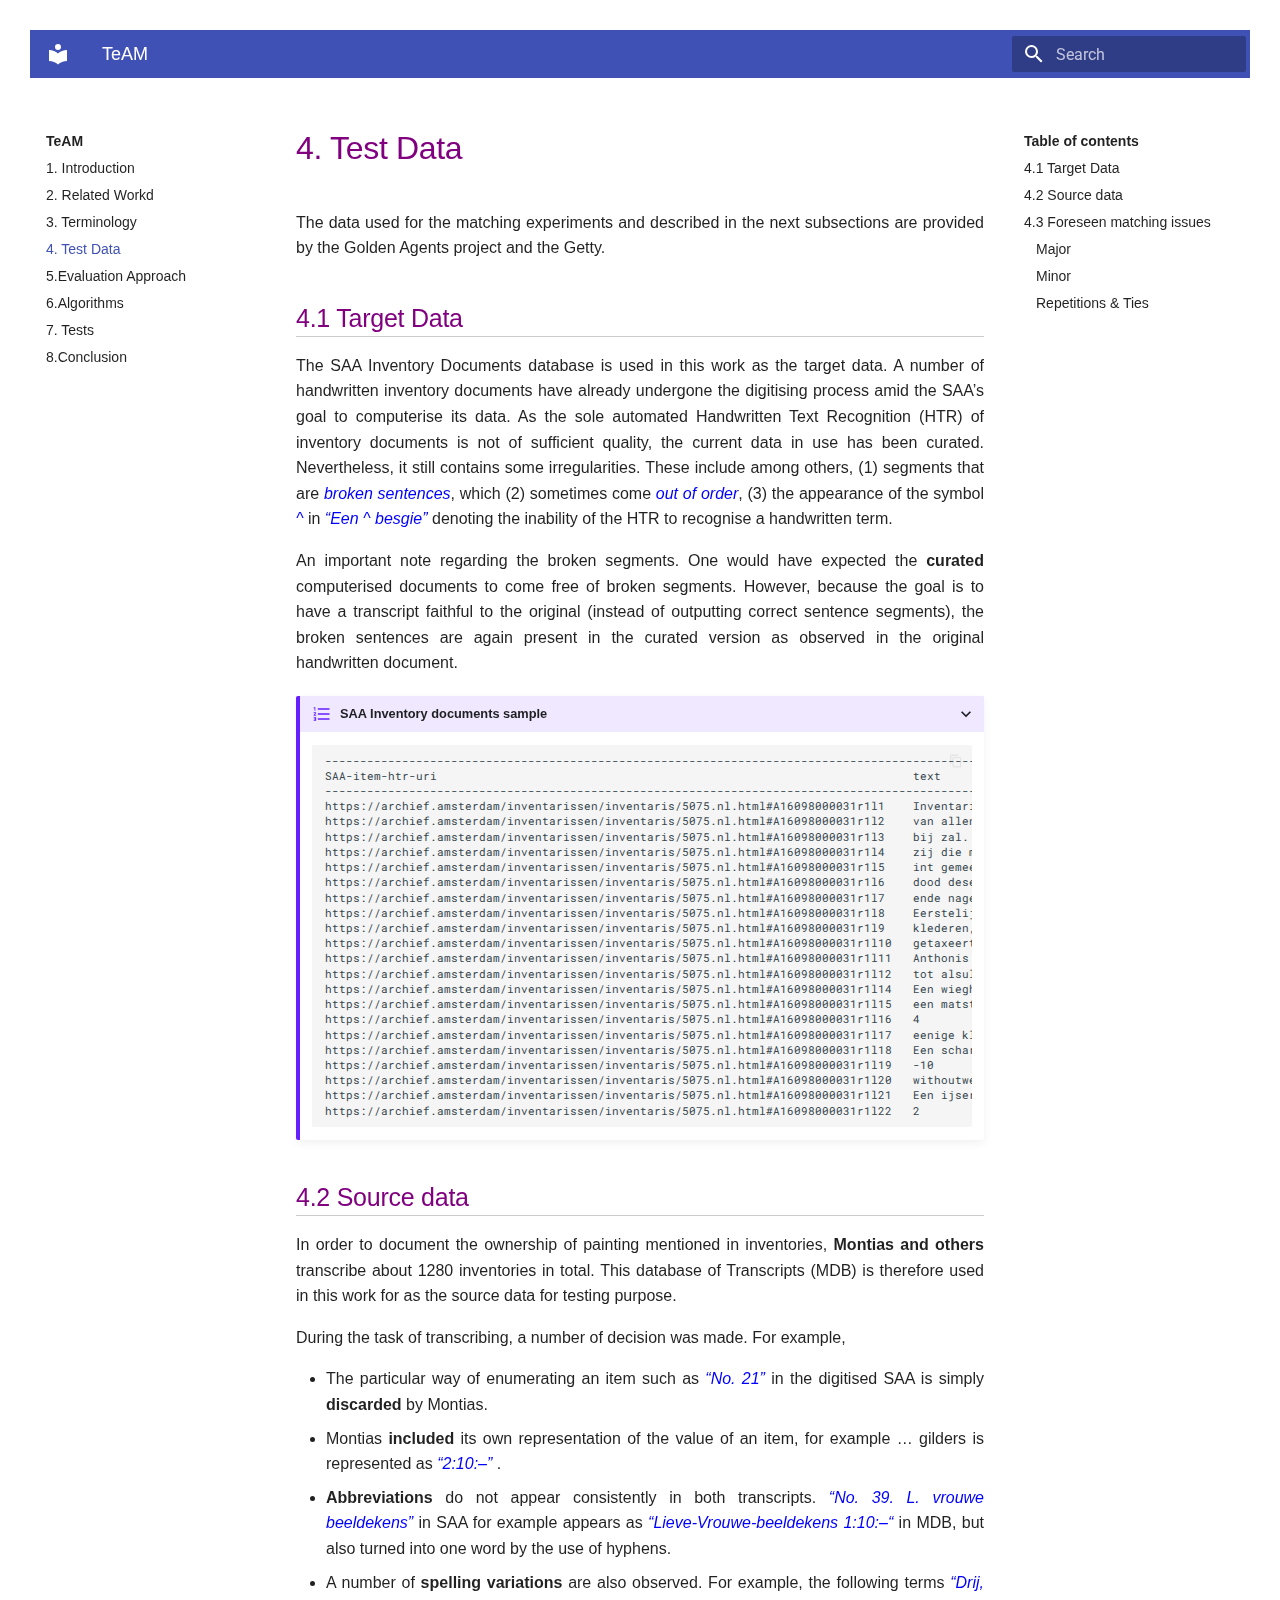
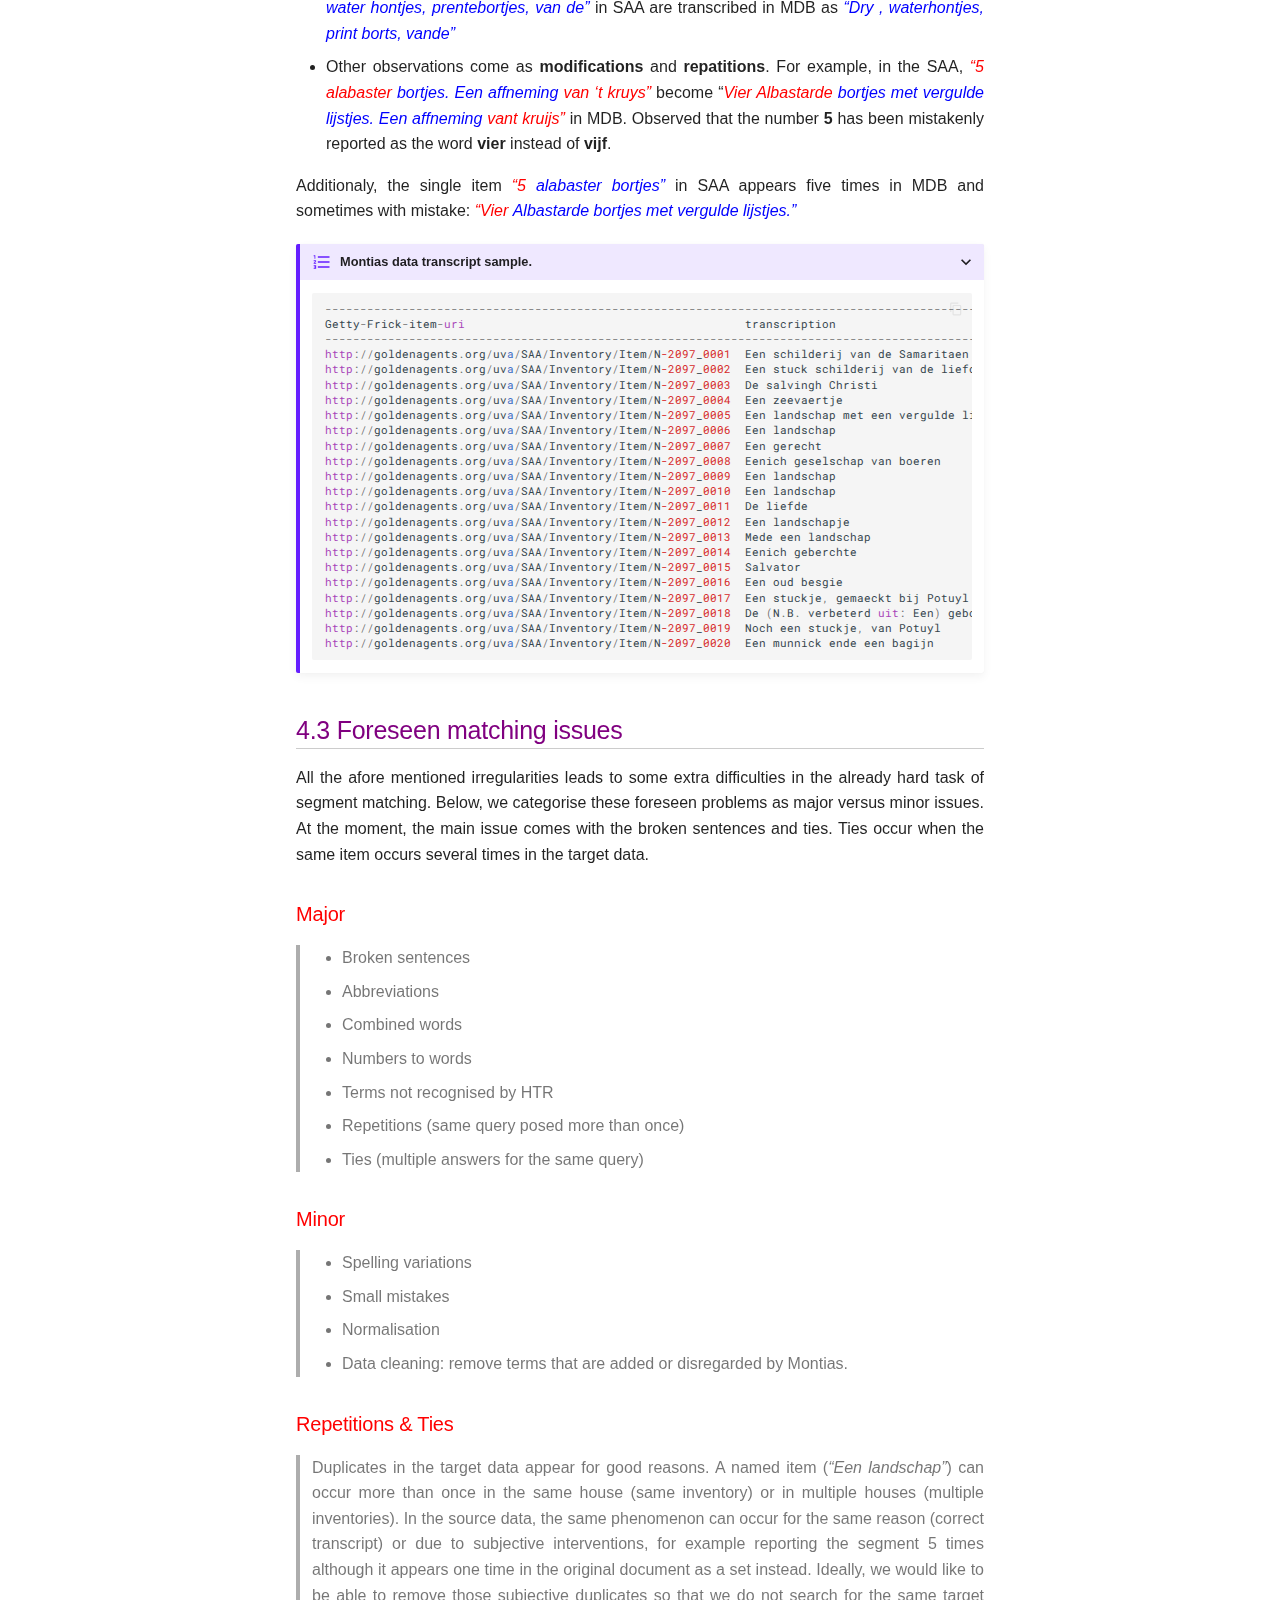
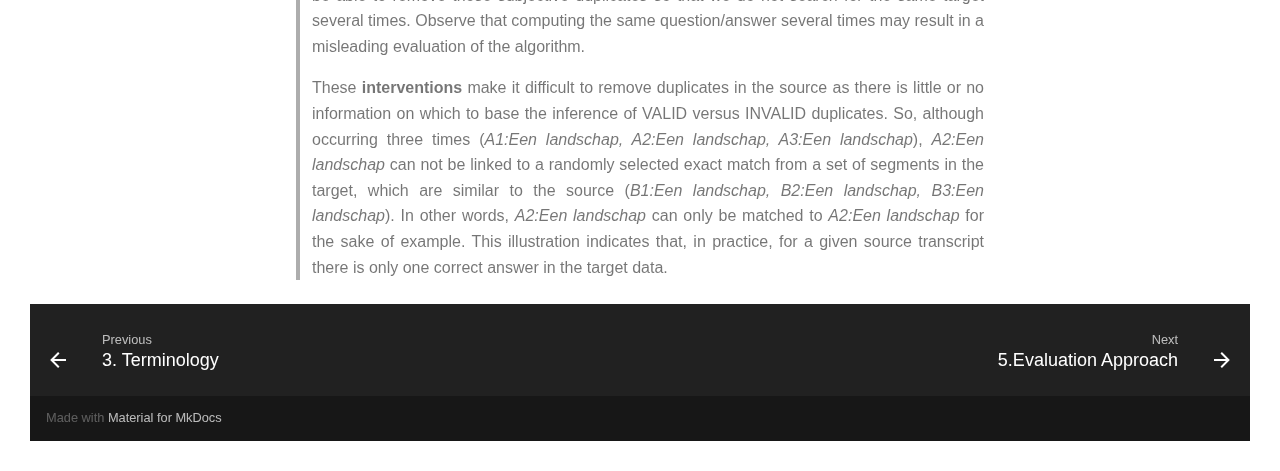
<file: 04.TestData/index.html>
<!doctype html>
<html lang="en" class="no-js">
  <head>
    
      <meta charset="utf-8">
      <meta name="viewport" content="width=device-width,initial-scale=1">
      
      
      
      <link rel="shortcut icon" href="../assets/images/favicon.png">
      <meta name="generator" content="mkdocs-1.1.2, mkdocs-material-6.0.1">
    
    
      
        <title>4. Test Data - TeAM</title>
      
    
    
      <link rel="stylesheet" href="../assets/stylesheets/main.38780c08.min.css">
      
        
        <link rel="stylesheet" href="../assets/stylesheets/palette.3f72e892.min.css">
        
      
    
    
    
      
        
        <link href="https://fonts.gstatic.com" rel="preconnect" crossorigin>
        <link rel="stylesheet" href="https://fonts.googleapis.com/css?family=Roboto:300,400,400i,700%7CRoboto+Mono&display=fallback">
        <style>body,input{font-family:"Roboto",-apple-system,BlinkMacSystemFont,Helvetica,Arial,sans-serif}code,kbd,pre{font-family:"Roboto Mono",SFMono-Regular,Consolas,Menlo,monospace}</style>
      
    
    
    
      <link rel="stylesheet" href="../GitHub2.css">
    
    
      
    
    
  </head>
  
  
    
    
    
    
    
    <body dir="ltr" data-md-color-scheme="" data-md-color-primary="none" data-md-color-accent="none">
      
  
    <input class="md-toggle" data-md-toggle="drawer" type="checkbox" id="__drawer" autocomplete="off">
    <input class="md-toggle" data-md-toggle="search" type="checkbox" id="__search" autocomplete="off">
    <label class="md-overlay" for="__drawer"></label>
    <div data-md-component="skip">
      
        
        <a href="#4-test-data" class="md-skip">
          Skip to content
        </a>
      
    </div>
    <div data-md-component="announce">
      
    </div>
    
      <header class="md-header" data-md-component="header">
  <nav class="md-header-nav md-grid" aria-label="Header">
    <a href=".." title="TeAM" class="md-header-nav__button md-logo" aria-label="TeAM">
      
  
  <svg xmlns="http://www.w3.org/2000/svg" viewBox="0 0 24 24"><path d="M12 8a3 3 0 003-3 3 3 0 00-3-3 3 3 0 00-3 3 3 3 0 003 3m0 3.54C9.64 9.35 6.5 8 3 8v11c3.5 0 6.64 1.35 9 3.54 2.36-2.19 5.5-3.54 9-3.54V8c-3.5 0-6.64 1.35-9 3.54z"/></svg>

    </a>
    <label class="md-header-nav__button md-icon" for="__drawer">
      <svg xmlns="http://www.w3.org/2000/svg" viewBox="0 0 24 24"><path d="M3 6h18v2H3V6m0 5h18v2H3v-2m0 5h18v2H3v-2z"/></svg>
    </label>
    <div class="md-header-nav__title" data-md-component="header-title">
      
        <div class="md-header-nav__ellipsis">
          <span class="md-header-nav__topic md-ellipsis">
            TeAM
          </span>
          <span class="md-header-nav__topic md-ellipsis">
            
              4. Test Data
            
          </span>
        </div>
      
    </div>
    
      <label class="md-header-nav__button md-icon" for="__search">
        <svg xmlns="http://www.w3.org/2000/svg" viewBox="0 0 24 24"><path d="M9.5 3A6.5 6.5 0 0116 9.5c0 1.61-.59 3.09-1.56 4.23l.27.27h.79l5 5-1.5 1.5-5-5v-.79l-.27-.27A6.516 6.516 0 019.5 16 6.5 6.5 0 013 9.5 6.5 6.5 0 019.5 3m0 2C7 5 5 7 5 9.5S7 14 9.5 14 14 12 14 9.5 12 5 9.5 5z"/></svg>
      </label>
      
<div class="md-search" data-md-component="search" role="dialog">
  <label class="md-search__overlay" for="__search"></label>
  <div class="md-search__inner" role="search">
    <form class="md-search__form" name="search">
      <input type="text" class="md-search__input" name="query" aria-label="Search" placeholder="Search" autocapitalize="off" autocorrect="off" autocomplete="off" spellcheck="false" data-md-component="search-query" data-md-state="active">
      <label class="md-search__icon md-icon" for="__search">
        <svg xmlns="http://www.w3.org/2000/svg" viewBox="0 0 24 24"><path d="M9.5 3A6.5 6.5 0 0116 9.5c0 1.61-.59 3.09-1.56 4.23l.27.27h.79l5 5-1.5 1.5-5-5v-.79l-.27-.27A6.516 6.516 0 019.5 16 6.5 6.5 0 013 9.5 6.5 6.5 0 019.5 3m0 2C7 5 5 7 5 9.5S7 14 9.5 14 14 12 14 9.5 12 5 9.5 5z"/></svg>
        <svg xmlns="http://www.w3.org/2000/svg" viewBox="0 0 24 24"><path d="M20 11v2H8l5.5 5.5-1.42 1.42L4.16 12l7.92-7.92L13.5 5.5 8 11h12z"/></svg>
      </label>
      <button type="reset" class="md-search__icon md-icon" aria-label="Clear" data-md-component="search-reset" tabindex="-1">
        <svg xmlns="http://www.w3.org/2000/svg" viewBox="0 0 24 24"><path d="M19 6.41L17.59 5 12 10.59 6.41 5 5 6.41 10.59 12 5 17.59 6.41 19 12 13.41 17.59 19 19 17.59 13.41 12 19 6.41z"/></svg>
      </button>
    </form>
    <div class="md-search__output">
      <div class="md-search__scrollwrap" data-md-scrollfix>
        <div class="md-search-result" data-md-component="search-result">
          <div class="md-search-result__meta">
            Initializing search
          </div>
          <ol class="md-search-result__list"></ol>
        </div>
      </div>
    </div>
  </div>
</div>
    
    
  </nav>
</header>
    
    <div class="md-container" data-md-component="container">
      
      
        
      
      <main class="md-main" data-md-component="main">
        <div class="md-main__inner md-grid">
          
            
              <div class="md-sidebar md-sidebar--primary" data-md-component="navigation">
                <div class="md-sidebar__scrollwrap">
                  <div class="md-sidebar__inner">
                    <nav class="md-nav md-nav--primary" aria-label="Navigation" data-md-level="0">
  <label class="md-nav__title" for="__drawer">
    <a href=".." title="TeAM" class="md-nav__button md-logo" aria-label="TeAM">
      
  
  <svg xmlns="http://www.w3.org/2000/svg" viewBox="0 0 24 24"><path d="M12 8a3 3 0 003-3 3 3 0 00-3-3 3 3 0 00-3 3 3 3 0 003 3m0 3.54C9.64 9.35 6.5 8 3 8v11c3.5 0 6.64 1.35 9 3.54 2.36-2.19 5.5-3.54 9-3.54V8c-3.5 0-6.64 1.35-9 3.54z"/></svg>

    </a>
    TeAM
  </label>
  
  <ul class="md-nav__list" data-md-scrollfix>
    
      
      
      


  <li class="md-nav__item">
    <a href="../01.Introduction/" title="1. Introduction" class="md-nav__link">
      1. Introduction
    </a>
  </li>

    
      
      
      


  <li class="md-nav__item">
    <a href="../02.RelatedWork/" title="2. Related Workd" class="md-nav__link">
      2. Related Workd
    </a>
  </li>

    
      
      
      


  <li class="md-nav__item">
    <a href="../03.Terminology/" title="3. Terminology" class="md-nav__link">
      3. Terminology
    </a>
  </li>

    
      
      
      

  


  <li class="md-nav__item md-nav__item--active">
    
    <input class="md-nav__toggle md-toggle" data-md-toggle="toc" type="checkbox" id="__toc">
    
      
    
    
      <label class="md-nav__link md-nav__link--active" for="__toc">
        4. Test Data
        <span class="md-nav__icon md-icon"></span>
      </label>
    
    <a href="./" title="4. Test Data" class="md-nav__link md-nav__link--active">
      4. Test Data
    </a>
    
      
<nav class="md-nav md-nav--secondary" aria-label="Table of contents">
  
  
    
  
  
    <label class="md-nav__title" for="__toc">
      <span class="md-nav__icon md-icon"></span>
      Table of contents
    </label>
    <ul class="md-nav__list" data-md-scrollfix>
      
        <li class="md-nav__item">
  <a href="#41-target-data" class="md-nav__link">
     4.1 Target Data 
  </a>
  
</li>
      
        <li class="md-nav__item">
  <a href="#42-source-data" class="md-nav__link">
     4.2 Source data 
  </a>
  
</li>
      
        <li class="md-nav__item">
  <a href="#43-foreseen-matching-issues" class="md-nav__link">
     4.3 Foreseen matching issues 
  </a>
  
    <nav class="md-nav" aria-label=" 4.3 Foreseen matching issues ">
      <ul class="md-nav__list">
        
          <li class="md-nav__item">
  <a href="#major" class="md-nav__link">
    Major
  </a>
  
</li>
        
          <li class="md-nav__item">
  <a href="#minor" class="md-nav__link">
    Minor
  </a>
  
</li>
        
          <li class="md-nav__item">
  <a href="#repetitions-ties" class="md-nav__link">
    Repetitions &amp; Ties
  </a>
  
</li>
        
      </ul>
    </nav>
  
</li>
      
    </ul>
  
</nav>
    
  </li>

    
      
      
      


  <li class="md-nav__item">
    <a href="../05.EvaluationApproach/" title="5.Evaluation Approach" class="md-nav__link">
      5.Evaluation Approach
    </a>
  </li>

    
      
      
      


  <li class="md-nav__item">
    <a href="../06.Algorithms/" title="6.Algorithms" class="md-nav__link">
      6.Algorithms
    </a>
  </li>

    
      
      
      


  <li class="md-nav__item">
    <a href="../07.Tests/" title="7. Tests" class="md-nav__link">
      7. Tests
    </a>
  </li>

    
      
      
      


  <li class="md-nav__item">
    <a href="../08.Conclusion/" title="8.Conclusion" class="md-nav__link">
      8.Conclusion
    </a>
  </li>

    
  </ul>
</nav>
                  </div>
                </div>
              </div>
            
            
              <div class="md-sidebar md-sidebar--secondary" data-md-component="toc">
                <div class="md-sidebar__scrollwrap">
                  <div class="md-sidebar__inner">
                    
<nav class="md-nav md-nav--secondary" aria-label="Table of contents">
  
  
    
  
  
    <label class="md-nav__title" for="__toc">
      <span class="md-nav__icon md-icon"></span>
      Table of contents
    </label>
    <ul class="md-nav__list" data-md-scrollfix>
      
        <li class="md-nav__item">
  <a href="#41-target-data" class="md-nav__link">
     4.1 Target Data 
  </a>
  
</li>
      
        <li class="md-nav__item">
  <a href="#42-source-data" class="md-nav__link">
     4.2 Source data 
  </a>
  
</li>
      
        <li class="md-nav__item">
  <a href="#43-foreseen-matching-issues" class="md-nav__link">
     4.3 Foreseen matching issues 
  </a>
  
    <nav class="md-nav" aria-label=" 4.3 Foreseen matching issues ">
      <ul class="md-nav__list">
        
          <li class="md-nav__item">
  <a href="#major" class="md-nav__link">
    Major
  </a>
  
</li>
        
          <li class="md-nav__item">
  <a href="#minor" class="md-nav__link">
    Minor
  </a>
  
</li>
        
          <li class="md-nav__item">
  <a href="#repetitions-ties" class="md-nav__link">
    Repetitions &amp; Ties
  </a>
  
</li>
        
      </ul>
    </nav>
  
</li>
      
    </ul>
  
</nav>
                  </div>
                </div>
              </div>
            
          
          <div class="md-content">
            <article class="md-content__inner md-typeset">
              
                
                
                <!----------------------------------------------->

<h1 id="4-test-data"><span style="color:purple"> 4. Test Data </span><a class="headerlink" href="#4-test-data" title="Permanent link">&para;</a></h1>
<p><!----------------------------------------------->
The data used for the matching experiments and described in the next subsections are provided by the Golden Agents project and the Getty.</p>
<h2 id="41-target-data"><span style="color:purple"> 4.1 Target Data </span><a class="headerlink" href="#41-target-data" title="Permanent link">&para;</a></h2>
<p>The SAA Inventory Documents database is used in this work as the target data. A number of handwritten inventory documents have already undergone the digitising process amid the SAA&rsquo;s goal to computerise its data. As the sole automated Handwritten Text Recognition (HTR) of inventory documents is not of sufficient quality, the current data in use has been curated. Nevertheless, it still contains some irregularities. These include among others, 
(1) segments that are <span style="color:blue"><em>broken sentences</em></span>, which 
(2) sometimes come <span style="color:blue"><em>out of order</em></span>, 
(3) the appearance of the symbol <span style="color:blue"><em>^</em></span> in <span style="color:blue"><em>“Een ^ besgie”</em></span> denoting the inability of the HTR to recognise a handwritten term.</p>
<p>An important note regarding the broken segments. One would have expected the <strong>curated</strong> computerised documents to come free of broken segments. However, because the goal is to have a transcript faithful to the original (instead of outputting correct sentence segments), the broken sentences are again present in the curated version as observed in the original handwritten document.</p>
<details class="example" open="open"><summary>SAA Inventory documents sample</summary><div class="highlight"><pre><span></span><code>-------------------------------------------------------------------------------------------------------------------------------------------
SAA-item-htr-uri                                                                    text
-------------------------------------------------------------------------------------------------------------------------------------------
https://archief.amsterdam/inventarissen/inventaris/5075.nl.html#A16098000031r1l1    Inventaris ende Specificatie
https://archief.amsterdam/inventarissen/inventaris/5075.nl.html#A16098000031r1l2    van allen den goederen nagelaten
https://archief.amsterdam/inventarissen/inventaris/5075.nl.html#A16098000031r1l3    bij zal. Maria koerten sulcx
https://archief.amsterdam/inventarissen/inventaris/5075.nl.html#A16098000031r1l4    zij die met haer man Niclaes felt
https://archief.amsterdam/inventarissen/inventaris/5075.nl.html#A16098000031r1l5    int gemeen beseten ende metter
https://archief.amsterdam/inventarissen/inventaris/5075.nl.html#A16098000031r1l6    dood deser werelt ontruijmt
https://archief.amsterdam/inventarissen/inventaris/5075.nl.html#A16098000031r1l7    ende nagelaten heeft.
https://archief.amsterdam/inventarissen/inventaris/5075.nl.html#A16098000031r1l8    Eerstelijck den huijsraet, Imboel
https://archief.amsterdam/inventarissen/inventaris/5075.nl.html#A16098000031r1l9    klederen, kleijnodien ende Juwelen
https://archief.amsterdam/inventarissen/inventaris/5075.nl.html#A16098000031r1l10   getaxeert door Annetje hendricx en Susannetje
https://archief.amsterdam/inventarissen/inventaris/5075.nl.html#A16098000031r1l11   Anthonis gesworen Taxeersters deser stede
https://archief.amsterdam/inventarissen/inventaris/5075.nl.html#A16098000031r1l12   tot alsulcken prijse als volcht
https://archief.amsterdam/inventarissen/inventaris/5075.nl.html#A16098000031r1l14   Een wiegh met een baecker mat, ende
https://archief.amsterdam/inventarissen/inventaris/5075.nl.html#A16098000031r1l15   een matstoel, een bakermand ende
https://archief.amsterdam/inventarissen/inventaris/5075.nl.html#A16098000031r1l16   4
https://archief.amsterdam/inventarissen/inventaris/5075.nl.html#A16098000031r1l17   eenige kleijne mantjes
https://archief.amsterdam/inventarissen/inventaris/5075.nl.html#A16098000031r1l18   Een scharfbort met een doos ende eenigh
https://archief.amsterdam/inventarissen/inventaris/5075.nl.html#A16098000031r1l19   -10
https://archief.amsterdam/inventarissen/inventaris/5075.nl.html#A16098000031r1l20   withoutwerck en rommeling
https://archief.amsterdam/inventarissen/inventaris/5075.nl.html#A16098000031r1l21   Een ijsere rooster, brandijser en een
https://archief.amsterdam/inventarissen/inventaris/5075.nl.html#A16098000031r1l22   2
</code></pre></div>

</details>
<!-------------------------------------------------->

<h2 id="42-source-data"><span style="color:purple"> 4.2 Source data </span><a class="headerlink" href="#42-source-data" title="Permanent link">&para;</a></h2>
<p><!-------------------------------------------------->
In order to document the ownership of painting mentioned in inventories, <strong>Montias and others</strong> transcribe about 1280 inventories in total. This database of Transcripts (MDB) is therefore used in this work for as the source data for testing purpose.</p>
<p>During the task of transcribing, a number of decision was made. For example,</p>
<ul>
<li>
<p>The particular way of enumerating an item such as <span style="color:blue"><em>“No. 21”</em></span> in the digitised SAA is simply <strong>discarded</strong> by Montias.</p>
</li>
<li>
<p>Montias <strong>included</strong> its own representation of the value of an item, for example &hellip; gilders is represented as <span style="color:blue"><em>“2:10:&ndash;”</em></span> .</p>
</li>
<li>
<p><strong>Abbreviations</strong> do not appear consistently in both transcripts. <span style="color:blue"><em>“No. 39. L. vrouwe beeldekens”</em></span> in SAA for example appears as <span style="color:blue"><em>“Lieve-Vrouwe-beeldekens  1:10:&ndash;&ldquo;</em></span> in MDB, but also turned into one word by the use of hyphens.</p>
</li>
<li>
<p>A number of <strong>spelling variations</strong> are also observed. For example, the following terms <span style="color:blue"><em>“Drij, water hontjes, prentebortjes, van de”</em></span> in SAA are transcribed in MDB as <span style="color:blue"><em>“Dry , waterhontjes, print borts, vande”</em></span> </p>
</li>
<li>
<p>Other observations come as <strong>modifications</strong> and <strong>repatitions</strong>. For example, in the SAA, <span style="color:red"><em>“5 alabaster</em></span> <span style="color:blue"><em>bortjes. Een affneming</em></span> <span style="color:red"><em>van &lsquo;t kruys”</em></span> become “<span style="color:red"><em>Vier Albastarde</em></span> <span style="color:blue"><em>bortjes met vergulde lijstjes. Een affneming</em></span> <span style="color:red"><em>vant kruijs”</em></span> in MDB. Observed that the number <strong>5</strong> has been mistakenly reported as the word <strong>vier</strong> instead of <strong>vijf</strong>.</p>
</li>
</ul>
<p>Additionaly, the single item <span style="color:red"><em>“5</em></span> <span style="color:blue"><em>alabaster bortjes”</em></span> in SAA appears five times in MDB and sometimes with mistake: <span style="color:red"><em>“Vier</em></span> <span style="color:blue"><em>Albastarde bortjes met vergulde lijstjes.”</em></span></p>
<details class="example" open="open"><summary>Montias data transcript sample.</summary><div class="highlight"><pre><span></span><code><span class="o">---------------------------------------------------------------------------------------------------------</span>
<span class="err">Getty</span><span class="o">-</span><span class="err">Frick</span><span class="o">-</span><span class="err">item</span><span class="o">-</span><span class="nf">uri</span>                                        <span class="err">transcription</span>
<span class="o">---------------------------------------------------------------------------------------------------------</span>
<span class="nn">http</span><span class="p">:</span><span class="o">//</span><span class="err">goldenagents</span><span class="p">.</span><span class="err">org</span><span class="o">/</span><span class="err">uv</span><span class="k">a</span><span class="o">/</span><span class="err">SAA</span><span class="o">/</span><span class="err">Inventory</span><span class="o">/</span><span class="err">Item</span><span class="o">/</span><span class="err">N</span><span class="mi">-2097</span><span class="err">_</span><span class="mi">0001</span>  <span class="err">Een</span> <span class="err">schilderij</span> <span class="err">van</span> <span class="err">de</span> <span class="err">Samaritaen</span>
<span class="nn">http</span><span class="p">:</span><span class="o">//</span><span class="err">goldenagents</span><span class="p">.</span><span class="err">org</span><span class="o">/</span><span class="err">uv</span><span class="k">a</span><span class="o">/</span><span class="err">SAA</span><span class="o">/</span><span class="err">Inventory</span><span class="o">/</span><span class="err">Item</span><span class="o">/</span><span class="err">N</span><span class="mi">-2097</span><span class="err">_</span><span class="mi">0002</span>  <span class="err">Een</span> <span class="err">stuck</span> <span class="err">schilderij</span> <span class="err">van</span> <span class="err">de</span> <span class="err">liefde</span>
<span class="nn">http</span><span class="p">:</span><span class="o">//</span><span class="err">goldenagents</span><span class="p">.</span><span class="err">org</span><span class="o">/</span><span class="err">uv</span><span class="k">a</span><span class="o">/</span><span class="err">SAA</span><span class="o">/</span><span class="err">Inventory</span><span class="o">/</span><span class="err">Item</span><span class="o">/</span><span class="err">N</span><span class="mi">-2097</span><span class="err">_</span><span class="mi">0003</span>  <span class="err">De</span> <span class="err">salvingh</span> <span class="err">Christi</span>
<span class="nn">http</span><span class="p">:</span><span class="o">//</span><span class="err">goldenagents</span><span class="p">.</span><span class="err">org</span><span class="o">/</span><span class="err">uv</span><span class="k">a</span><span class="o">/</span><span class="err">SAA</span><span class="o">/</span><span class="err">Inventory</span><span class="o">/</span><span class="err">Item</span><span class="o">/</span><span class="err">N</span><span class="mi">-2097</span><span class="err">_</span><span class="mi">0004</span>  <span class="err">Een</span> <span class="err">zeevaertje</span>
<span class="nn">http</span><span class="p">:</span><span class="o">//</span><span class="err">goldenagents</span><span class="p">.</span><span class="err">org</span><span class="o">/</span><span class="err">uv</span><span class="k">a</span><span class="o">/</span><span class="err">SAA</span><span class="o">/</span><span class="err">Inventory</span><span class="o">/</span><span class="err">Item</span><span class="o">/</span><span class="err">N</span><span class="mi">-2097</span><span class="err">_</span><span class="mi">0005</span>  <span class="err">Een</span> <span class="err">landschap</span> <span class="err">met</span> <span class="err">een</span> <span class="err">vergulde</span> <span class="err">lijst</span>
<span class="nn">http</span><span class="p">:</span><span class="o">//</span><span class="err">goldenagents</span><span class="p">.</span><span class="err">org</span><span class="o">/</span><span class="err">uv</span><span class="k">a</span><span class="o">/</span><span class="err">SAA</span><span class="o">/</span><span class="err">Inventory</span><span class="o">/</span><span class="err">Item</span><span class="o">/</span><span class="err">N</span><span class="mi">-2097</span><span class="err">_</span><span class="mi">0006</span>  <span class="err">Een</span> <span class="err">landschap</span>
<span class="nn">http</span><span class="p">:</span><span class="o">//</span><span class="err">goldenagents</span><span class="p">.</span><span class="err">org</span><span class="o">/</span><span class="err">uv</span><span class="k">a</span><span class="o">/</span><span class="err">SAA</span><span class="o">/</span><span class="err">Inventory</span><span class="o">/</span><span class="err">Item</span><span class="o">/</span><span class="err">N</span><span class="mi">-2097</span><span class="err">_</span><span class="mi">0007</span>  <span class="err">Een</span> <span class="err">gerecht</span>
<span class="nn">http</span><span class="p">:</span><span class="o">//</span><span class="err">goldenagents</span><span class="p">.</span><span class="err">org</span><span class="o">/</span><span class="err">uv</span><span class="k">a</span><span class="o">/</span><span class="err">SAA</span><span class="o">/</span><span class="err">Inventory</span><span class="o">/</span><span class="err">Item</span><span class="o">/</span><span class="err">N</span><span class="mi">-2097</span><span class="err">_</span><span class="mi">0008</span>  <span class="err">Eenich</span> <span class="err">geselschap</span> <span class="err">van</span> <span class="err">boeren</span>
<span class="nn">http</span><span class="p">:</span><span class="o">//</span><span class="err">goldenagents</span><span class="p">.</span><span class="err">org</span><span class="o">/</span><span class="err">uv</span><span class="k">a</span><span class="o">/</span><span class="err">SAA</span><span class="o">/</span><span class="err">Inventory</span><span class="o">/</span><span class="err">Item</span><span class="o">/</span><span class="err">N</span><span class="mi">-2097</span><span class="err">_</span><span class="mi">0009</span>  <span class="err">Een</span> <span class="err">landschap</span>
<span class="nn">http</span><span class="p">:</span><span class="o">//</span><span class="err">goldenagents</span><span class="p">.</span><span class="err">org</span><span class="o">/</span><span class="err">uv</span><span class="k">a</span><span class="o">/</span><span class="err">SAA</span><span class="o">/</span><span class="err">Inventory</span><span class="o">/</span><span class="err">Item</span><span class="o">/</span><span class="err">N</span><span class="mi">-2097</span><span class="err">_</span><span class="mi">0010</span>  <span class="err">Een</span> <span class="err">landschap</span>
<span class="nn">http</span><span class="p">:</span><span class="o">//</span><span class="err">goldenagents</span><span class="p">.</span><span class="err">org</span><span class="o">/</span><span class="err">uv</span><span class="k">a</span><span class="o">/</span><span class="err">SAA</span><span class="o">/</span><span class="err">Inventory</span><span class="o">/</span><span class="err">Item</span><span class="o">/</span><span class="err">N</span><span class="mi">-2097</span><span class="err">_</span><span class="mi">0011</span>  <span class="err">De</span> <span class="err">liefde</span>
<span class="nn">http</span><span class="p">:</span><span class="o">//</span><span class="err">goldenagents</span><span class="p">.</span><span class="err">org</span><span class="o">/</span><span class="err">uv</span><span class="k">a</span><span class="o">/</span><span class="err">SAA</span><span class="o">/</span><span class="err">Inventory</span><span class="o">/</span><span class="err">Item</span><span class="o">/</span><span class="err">N</span><span class="mi">-2097</span><span class="err">_</span><span class="mi">0012</span>  <span class="err">Een</span> <span class="err">landschapje</span>
<span class="nn">http</span><span class="p">:</span><span class="o">//</span><span class="err">goldenagents</span><span class="p">.</span><span class="err">org</span><span class="o">/</span><span class="err">uv</span><span class="k">a</span><span class="o">/</span><span class="err">SAA</span><span class="o">/</span><span class="err">Inventory</span><span class="o">/</span><span class="err">Item</span><span class="o">/</span><span class="err">N</span><span class="mi">-2097</span><span class="err">_</span><span class="mi">0013</span>  <span class="err">Mede</span> <span class="err">een</span> <span class="err">landschap</span>
<span class="nn">http</span><span class="p">:</span><span class="o">//</span><span class="err">goldenagents</span><span class="p">.</span><span class="err">org</span><span class="o">/</span><span class="err">uv</span><span class="k">a</span><span class="o">/</span><span class="err">SAA</span><span class="o">/</span><span class="err">Inventory</span><span class="o">/</span><span class="err">Item</span><span class="o">/</span><span class="err">N</span><span class="mi">-2097</span><span class="err">_</span><span class="mi">0014</span>  <span class="err">Eenich</span> <span class="err">geberchte</span>
<span class="nn">http</span><span class="p">:</span><span class="o">//</span><span class="err">goldenagents</span><span class="p">.</span><span class="err">org</span><span class="o">/</span><span class="err">uv</span><span class="k">a</span><span class="o">/</span><span class="err">SAA</span><span class="o">/</span><span class="err">Inventory</span><span class="o">/</span><span class="err">Item</span><span class="o">/</span><span class="err">N</span><span class="mi">-2097</span><span class="err">_</span><span class="mi">0015</span>  <span class="err">Salvator</span>
<span class="nn">http</span><span class="p">:</span><span class="o">//</span><span class="err">goldenagents</span><span class="p">.</span><span class="err">org</span><span class="o">/</span><span class="err">uv</span><span class="k">a</span><span class="o">/</span><span class="err">SAA</span><span class="o">/</span><span class="err">Inventory</span><span class="o">/</span><span class="err">Item</span><span class="o">/</span><span class="err">N</span><span class="mi">-2097</span><span class="err">_</span><span class="mi">0016</span>  <span class="err">Een</span> <span class="err">oud</span> <span class="err">besgie</span>
<span class="nn">http</span><span class="p">:</span><span class="o">//</span><span class="err">goldenagents</span><span class="p">.</span><span class="err">org</span><span class="o">/</span><span class="err">uv</span><span class="k">a</span><span class="o">/</span><span class="err">SAA</span><span class="o">/</span><span class="err">Inventory</span><span class="o">/</span><span class="err">Item</span><span class="o">/</span><span class="err">N</span><span class="mi">-2097</span><span class="err">_</span><span class="mi">0017</span>  <span class="err">Een</span> <span class="err">stuckje</span><span class="p">,</span> <span class="err">gemaeckt</span> <span class="err">bij</span> <span class="err">Potuyl</span>
<span class="nn">http</span><span class="p">:</span><span class="o">//</span><span class="err">goldenagents</span><span class="p">.</span><span class="err">org</span><span class="o">/</span><span class="err">uv</span><span class="k">a</span><span class="o">/</span><span class="err">SAA</span><span class="o">/</span><span class="err">Inventory</span><span class="o">/</span><span class="err">Item</span><span class="o">/</span><span class="err">N</span><span class="mi">-2097</span><span class="err">_</span><span class="mi">0018</span>  <span class="err">De</span> <span class="p">(</span><span class="err">N</span><span class="p">.</span><span class="err">B</span><span class="p">.</span> <span class="err">verbeterd</span> <span class="nn">uit</span><span class="p">:</span> <span class="err">Een</span><span class="p">)</span> <span class="err">geboorte</span>
<span class="nn">http</span><span class="p">:</span><span class="o">//</span><span class="err">goldenagents</span><span class="p">.</span><span class="err">org</span><span class="o">/</span><span class="err">uv</span><span class="k">a</span><span class="o">/</span><span class="err">SAA</span><span class="o">/</span><span class="err">Inventory</span><span class="o">/</span><span class="err">Item</span><span class="o">/</span><span class="err">N</span><span class="mi">-2097</span><span class="err">_</span><span class="mi">0019</span>  <span class="err">Noch</span> <span class="err">een</span> <span class="err">stuckje</span><span class="p">,</span> <span class="err">van</span> <span class="err">Potuyl</span>
<span class="nn">http</span><span class="p">:</span><span class="o">//</span><span class="err">goldenagents</span><span class="p">.</span><span class="err">org</span><span class="o">/</span><span class="err">uv</span><span class="k">a</span><span class="o">/</span><span class="err">SAA</span><span class="o">/</span><span class="err">Inventory</span><span class="o">/</span><span class="err">Item</span><span class="o">/</span><span class="err">N</span><span class="mi">-2097</span><span class="err">_</span><span class="mi">0020</span>  <span class="err">Een</span> <span class="err">munnick</span> <span class="err">ende</span> <span class="err">een</span> <span class="err">bagijn</span>
</code></pre></div>

</details>
<!-------------------------------------------------->

<h2 id="43-foreseen-matching-issues"><span style="color:purple"> 4.3 Foreseen matching issues </span><a class="headerlink" href="#43-foreseen-matching-issues" title="Permanent link">&para;</a></h2>
<p><!-------------------------------------------------->
All the afore mentioned irregularities leads to some extra difficulties in the already hard task of segment matching. Below, we categorise these foreseen problems as major versus minor issues. At the moment, the main issue comes with the broken sentences and ties. Ties occur when the same item occurs several times in the target data.</p>
<h3 id="major">Major<a class="headerlink" href="#major" title="Permanent link">&para;</a></h3>
<blockquote>
<ul>
<li>Broken sentences </li>
<li>Abbreviations</li>
<li>Combined words</li>
<li>Numbers to words</li>
<li>Terms not recognised by HTR</li>
<li>Repetitions (same query posed more than once)</li>
<li>Ties (multiple answers for the same query)</li>
</ul>
</blockquote>
<h3 id="minor">Minor<a class="headerlink" href="#minor" title="Permanent link">&para;</a></h3>
<blockquote>
<ul>
<li>Spelling variations</li>
<li>Small mistakes</li>
<li>Normalisation</li>
<li>Data cleaning: remove terms that are added or disregarded by Montias.</li>
</ul>
</blockquote>
<h3 id="repetitions-ties">Repetitions &amp; Ties<a class="headerlink" href="#repetitions-ties" title="Permanent link">&para;</a></h3>
<blockquote>
<p>Duplicates in the target data appear for good reasons. A named item (<em>&ldquo;Een landschap&rdquo;</em>) can occur more than once in the same house (same inventory) or in multiple houses (multiple inventories). In the source data, the same phenomenon can occur for the same reason (correct transcript) or due to subjective interventions, for example reporting the segment 5 times although it appears one time in the original document as a set instead.
Ideally, we would like to be able to remove those subjective duplicates so that we do not search for the same target several times. Observe that computing the same question/answer several times may result in a misleading evaluation of the algorithm.</p>
<p>These <strong>interventions</strong> make it difficult to remove duplicates in the source as there is little or no information on which to base the inference of VALID versus INVALID duplicates. So, although occurring three times (<em>A1:Een landschap, A2:Een landschap, A3:Een landschap</em>), <em>A2:Een landschap</em> can not be linked to a randomly selected exact match from a set of segments in the target, which are similar to the source (<em>B1:Een landschap, B2:Een landschap, B3:Een landschap</em>). In other words, <em>A2:Een landschap</em> can only be matched to <em>A2:Een landschap</em> for the sake of example.
This illustration indicates that, in practice, for a given source transcript there is only one correct answer in the target data. </p>
</blockquote>
                
              
              
                


              
            </article>
          </div>
        </div>
      </main>
      
        
<footer class="md-footer">
  
    <div class="md-footer-nav">
      <nav class="md-footer-nav__inner md-grid" aria-label="Footer">
        
          <a href="../03.Terminology/" title="3. Terminology" class="md-footer-nav__link md-footer-nav__link--prev" rel="prev">
            <div class="md-footer-nav__button md-icon">
              <svg xmlns="http://www.w3.org/2000/svg" viewBox="0 0 24 24"><path d="M20 11v2H8l5.5 5.5-1.42 1.42L4.16 12l7.92-7.92L13.5 5.5 8 11h12z"/></svg>
            </div>
            <div class="md-footer-nav__title">
              <div class="md-ellipsis">
                <span class="md-footer-nav__direction">
                  Previous
                </span>
                3. Terminology
              </div>
            </div>
          </a>
        
        
          <a href="../05.EvaluationApproach/" title="5.Evaluation Approach" class="md-footer-nav__link md-footer-nav__link--next" rel="next">
            <div class="md-footer-nav__title">
              <div class="md-ellipsis">
                <span class="md-footer-nav__direction">
                  Next
                </span>
                5.Evaluation Approach
              </div>
            </div>
            <div class="md-footer-nav__button md-icon">
              <svg xmlns="http://www.w3.org/2000/svg" viewBox="0 0 24 24"><path d="M4 11v2h12l-5.5 5.5 1.42 1.42L19.84 12l-7.92-7.92L10.5 5.5 16 11H4z"/></svg>
            </div>
          </a>
        
      </nav>
    </div>
  
  <div class="md-footer-meta md-typeset">
    <div class="md-footer-meta__inner md-grid">
      <div class="md-footer-copyright">
        
        Made with
        <a href="https://squidfunk.github.io/mkdocs-material/" target="_blank" rel="noopener">
          Material for MkDocs
        </a>
      </div>
      
    </div>
  </div>
</footer>
      
    </div>
    
      <script src="../assets/javascripts/vendor.77e55a48.min.js"></script>
      <script src="../assets/javascripts/bundle.aa3f9871.min.js"></script><script id="__lang" type="application/json">{"clipboard.copy": "Copy to clipboard", "clipboard.copied": "Copied to clipboard", "search.config.lang": "en", "search.config.pipeline": "trimmer, stopWordFilter", "search.config.separator": "[\\s\\-]+", "search.result.placeholder": "Type to start searching", "search.result.none": "No matching documents", "search.result.one": "1 matching document", "search.result.other": "# matching documents", "search.result.more.one": "1 more on this page", "search.result.more.other": "# more on this page", "search.result.term.missing": "Missing"}</script>
      
      <script>
        app = initialize({
          base: "..",
          features: ['navigation.instant', 'navigation.expand'],
          search: Object.assign({
            worker: "../assets/javascripts/worker/search.4ac00218.min.js"
          }, typeof search !== "undefined" && search)
        })
      </script>
      
    
  </body>
</html>
</file>
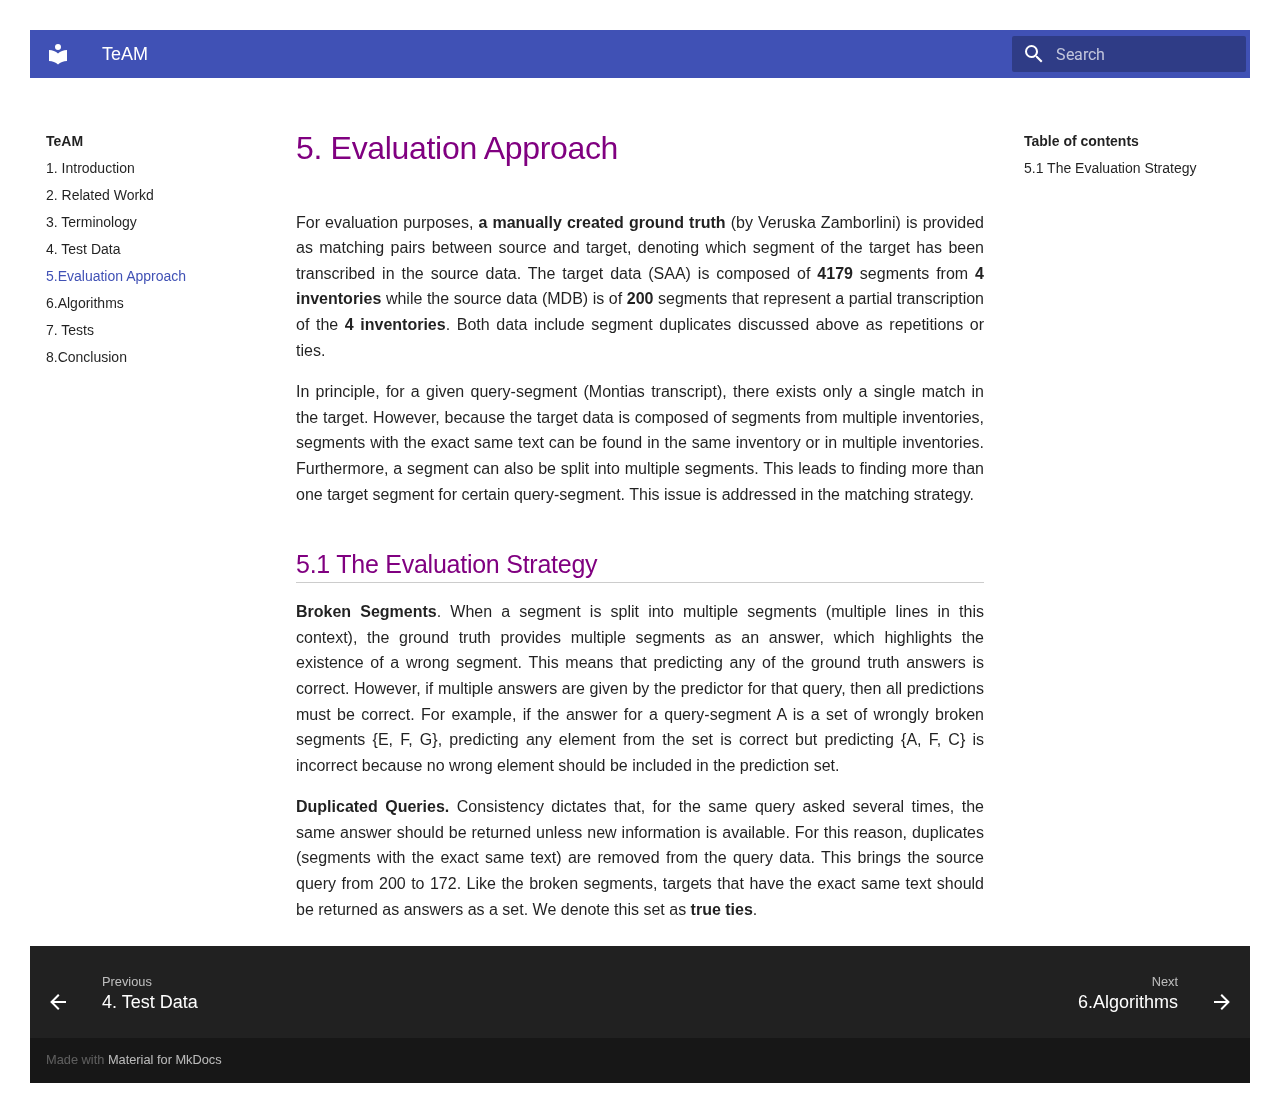
<file: 05.EvaluationApproach/index.html>
<!doctype html>
<html lang="en" class="no-js">
  <head>
    
      <meta charset="utf-8">
      <meta name="viewport" content="width=device-width,initial-scale=1">
      
      
      
      <link rel="shortcut icon" href="../assets/images/favicon.png">
      <meta name="generator" content="mkdocs-1.1.2, mkdocs-material-6.0.1">
    
    
      
        <title>5.Evaluation Approach - TeAM</title>
      
    
    
      <link rel="stylesheet" href="../assets/stylesheets/main.38780c08.min.css">
      
        
        <link rel="stylesheet" href="../assets/stylesheets/palette.3f72e892.min.css">
        
      
    
    
    
      
        
        <link href="https://fonts.gstatic.com" rel="preconnect" crossorigin>
        <link rel="stylesheet" href="https://fonts.googleapis.com/css?family=Roboto:300,400,400i,700%7CRoboto+Mono&display=fallback">
        <style>body,input{font-family:"Roboto",-apple-system,BlinkMacSystemFont,Helvetica,Arial,sans-serif}code,kbd,pre{font-family:"Roboto Mono",SFMono-Regular,Consolas,Menlo,monospace}</style>
      
    
    
    
      <link rel="stylesheet" href="../GitHub2.css">
    
    
      
    
    
  </head>
  
  
    
    
    
    
    
    <body dir="ltr" data-md-color-scheme="" data-md-color-primary="none" data-md-color-accent="none">
      
  
    <input class="md-toggle" data-md-toggle="drawer" type="checkbox" id="__drawer" autocomplete="off">
    <input class="md-toggle" data-md-toggle="search" type="checkbox" id="__search" autocomplete="off">
    <label class="md-overlay" for="__drawer"></label>
    <div data-md-component="skip">
      
        
        <a href="#5-evaluation-approach" class="md-skip">
          Skip to content
        </a>
      
    </div>
    <div data-md-component="announce">
      
    </div>
    
      <header class="md-header" data-md-component="header">
  <nav class="md-header-nav md-grid" aria-label="Header">
    <a href=".." title="TeAM" class="md-header-nav__button md-logo" aria-label="TeAM">
      
  
  <svg xmlns="http://www.w3.org/2000/svg" viewBox="0 0 24 24"><path d="M12 8a3 3 0 003-3 3 3 0 00-3-3 3 3 0 00-3 3 3 3 0 003 3m0 3.54C9.64 9.35 6.5 8 3 8v11c3.5 0 6.64 1.35 9 3.54 2.36-2.19 5.5-3.54 9-3.54V8c-3.5 0-6.64 1.35-9 3.54z"/></svg>

    </a>
    <label class="md-header-nav__button md-icon" for="__drawer">
      <svg xmlns="http://www.w3.org/2000/svg" viewBox="0 0 24 24"><path d="M3 6h18v2H3V6m0 5h18v2H3v-2m0 5h18v2H3v-2z"/></svg>
    </label>
    <div class="md-header-nav__title" data-md-component="header-title">
      
        <div class="md-header-nav__ellipsis">
          <span class="md-header-nav__topic md-ellipsis">
            TeAM
          </span>
          <span class="md-header-nav__topic md-ellipsis">
            
              5.Evaluation Approach
            
          </span>
        </div>
      
    </div>
    
      <label class="md-header-nav__button md-icon" for="__search">
        <svg xmlns="http://www.w3.org/2000/svg" viewBox="0 0 24 24"><path d="M9.5 3A6.5 6.5 0 0116 9.5c0 1.61-.59 3.09-1.56 4.23l.27.27h.79l5 5-1.5 1.5-5-5v-.79l-.27-.27A6.516 6.516 0 019.5 16 6.5 6.5 0 013 9.5 6.5 6.5 0 019.5 3m0 2C7 5 5 7 5 9.5S7 14 9.5 14 14 12 14 9.5 12 5 9.5 5z"/></svg>
      </label>
      
<div class="md-search" data-md-component="search" role="dialog">
  <label class="md-search__overlay" for="__search"></label>
  <div class="md-search__inner" role="search">
    <form class="md-search__form" name="search">
      <input type="text" class="md-search__input" name="query" aria-label="Search" placeholder="Search" autocapitalize="off" autocorrect="off" autocomplete="off" spellcheck="false" data-md-component="search-query" data-md-state="active">
      <label class="md-search__icon md-icon" for="__search">
        <svg xmlns="http://www.w3.org/2000/svg" viewBox="0 0 24 24"><path d="M9.5 3A6.5 6.5 0 0116 9.5c0 1.61-.59 3.09-1.56 4.23l.27.27h.79l5 5-1.5 1.5-5-5v-.79l-.27-.27A6.516 6.516 0 019.5 16 6.5 6.5 0 013 9.5 6.5 6.5 0 019.5 3m0 2C7 5 5 7 5 9.5S7 14 9.5 14 14 12 14 9.5 12 5 9.5 5z"/></svg>
        <svg xmlns="http://www.w3.org/2000/svg" viewBox="0 0 24 24"><path d="M20 11v2H8l5.5 5.5-1.42 1.42L4.16 12l7.92-7.92L13.5 5.5 8 11h12z"/></svg>
      </label>
      <button type="reset" class="md-search__icon md-icon" aria-label="Clear" data-md-component="search-reset" tabindex="-1">
        <svg xmlns="http://www.w3.org/2000/svg" viewBox="0 0 24 24"><path d="M19 6.41L17.59 5 12 10.59 6.41 5 5 6.41 10.59 12 5 17.59 6.41 19 12 13.41 17.59 19 19 17.59 13.41 12 19 6.41z"/></svg>
      </button>
    </form>
    <div class="md-search__output">
      <div class="md-search__scrollwrap" data-md-scrollfix>
        <div class="md-search-result" data-md-component="search-result">
          <div class="md-search-result__meta">
            Initializing search
          </div>
          <ol class="md-search-result__list"></ol>
        </div>
      </div>
    </div>
  </div>
</div>
    
    
  </nav>
</header>
    
    <div class="md-container" data-md-component="container">
      
      
        
      
      <main class="md-main" data-md-component="main">
        <div class="md-main__inner md-grid">
          
            
              <div class="md-sidebar md-sidebar--primary" data-md-component="navigation">
                <div class="md-sidebar__scrollwrap">
                  <div class="md-sidebar__inner">
                    <nav class="md-nav md-nav--primary" aria-label="Navigation" data-md-level="0">
  <label class="md-nav__title" for="__drawer">
    <a href=".." title="TeAM" class="md-nav__button md-logo" aria-label="TeAM">
      
  
  <svg xmlns="http://www.w3.org/2000/svg" viewBox="0 0 24 24"><path d="M12 8a3 3 0 003-3 3 3 0 00-3-3 3 3 0 00-3 3 3 3 0 003 3m0 3.54C9.64 9.35 6.5 8 3 8v11c3.5 0 6.64 1.35 9 3.54 2.36-2.19 5.5-3.54 9-3.54V8c-3.5 0-6.64 1.35-9 3.54z"/></svg>

    </a>
    TeAM
  </label>
  
  <ul class="md-nav__list" data-md-scrollfix>
    
      
      
      


  <li class="md-nav__item">
    <a href="../01.Introduction/" title="1. Introduction" class="md-nav__link">
      1. Introduction
    </a>
  </li>

    
      
      
      


  <li class="md-nav__item">
    <a href="../02.RelatedWork/" title="2. Related Workd" class="md-nav__link">
      2. Related Workd
    </a>
  </li>

    
      
      
      


  <li class="md-nav__item">
    <a href="../03.Terminology/" title="3. Terminology" class="md-nav__link">
      3. Terminology
    </a>
  </li>

    
      
      
      


  <li class="md-nav__item">
    <a href="../04.TestData/" title="4. Test Data" class="md-nav__link">
      4. Test Data
    </a>
  </li>

    
      
      
      

  


  <li class="md-nav__item md-nav__item--active">
    
    <input class="md-nav__toggle md-toggle" data-md-toggle="toc" type="checkbox" id="__toc">
    
      
    
    
      <label class="md-nav__link md-nav__link--active" for="__toc">
        5.Evaluation Approach
        <span class="md-nav__icon md-icon"></span>
      </label>
    
    <a href="./" title="5.Evaluation Approach" class="md-nav__link md-nav__link--active">
      5.Evaluation Approach
    </a>
    
      
<nav class="md-nav md-nav--secondary" aria-label="Table of contents">
  
  
    
  
  
    <label class="md-nav__title" for="__toc">
      <span class="md-nav__icon md-icon"></span>
      Table of contents
    </label>
    <ul class="md-nav__list" data-md-scrollfix>
      
        <li class="md-nav__item">
  <a href="#51-the-evaluation-strategy" class="md-nav__link">
    5.1 The Evaluation Strategy
  </a>
  
</li>
      
    </ul>
  
</nav>
    
  </li>

    
      
      
      


  <li class="md-nav__item">
    <a href="../06.Algorithms/" title="6.Algorithms" class="md-nav__link">
      6.Algorithms
    </a>
  </li>

    
      
      
      


  <li class="md-nav__item">
    <a href="../07.Tests/" title="7. Tests" class="md-nav__link">
      7. Tests
    </a>
  </li>

    
      
      
      


  <li class="md-nav__item">
    <a href="../08.Conclusion/" title="8.Conclusion" class="md-nav__link">
      8.Conclusion
    </a>
  </li>

    
  </ul>
</nav>
                  </div>
                </div>
              </div>
            
            
              <div class="md-sidebar md-sidebar--secondary" data-md-component="toc">
                <div class="md-sidebar__scrollwrap">
                  <div class="md-sidebar__inner">
                    
<nav class="md-nav md-nav--secondary" aria-label="Table of contents">
  
  
    
  
  
    <label class="md-nav__title" for="__toc">
      <span class="md-nav__icon md-icon"></span>
      Table of contents
    </label>
    <ul class="md-nav__list" data-md-scrollfix>
      
        <li class="md-nav__item">
  <a href="#51-the-evaluation-strategy" class="md-nav__link">
    5.1 The Evaluation Strategy
  </a>
  
</li>
      
    </ul>
  
</nav>
                  </div>
                </div>
              </div>
            
          
          <div class="md-content">
            <article class="md-content__inner md-typeset">
              
                
                
                <!-------------------------------------------------->

<h1 id="5-evaluation-approach"><span style="color:purple"> 5. Evaluation Approach </span><a class="headerlink" href="#5-evaluation-approach" title="Permanent link">&para;</a></h1>
<p><!-------------------------------------------------->
For evaluation purposes, <strong>a manually created ground truth</strong> (by Veruska Zamborlini) is provided as matching pairs between source and target, denoting which segment of the target has been transcribed in the source data. The target data (SAA) is composed of <strong>4179</strong> segments from <strong>4 inventories</strong> while the source data (MDB) is of <strong>200</strong> segments that represent a partial transcription of the <strong>4 inventories</strong>. Both data include segment duplicates discussed above as repetitions or ties. </p>
<p>In principle, for a given query-segment (Montias transcript), there exists only a single match in the target. However, because the target data is composed of segments from multiple inventories, segments with the exact same text can be found in the same inventory or in multiple inventories. Furthermore, a segment can also be split into multiple segments. This leads to finding more than one target segment for certain query-segment. This issue is addressed in the matching strategy.</p>
<!-------------------------------------------------->

<h2 id="51-the-evaluation-strategy"><span style="color:purple">5.1 The Evaluation Strategy</span><a class="headerlink" href="#51-the-evaluation-strategy" title="Permanent link">&para;</a></h2>
<!-------------------------------------------------->

<p><strong>Broken Segments</strong>. When a segment is split into multiple segments (multiple lines in this context), the ground truth provides multiple segments as an answer, which highlights the existence of a wrong segment. This means that predicting any of the ground truth answers is correct. However, if multiple answers are given by the predictor for that query, then all predictions must be correct. For example, if the answer for a query-segment A is a set of wrongly broken segments {E, F, G}, predicting any element from the set is correct but predicting {A, F, C} is incorrect because no wrong element should be included in the prediction set.</p>
<p><strong>Duplicated Queries.</strong> Consistency dictates that, for the same query asked several times, the same answer should be returned unless new information is available. For this reason, duplicates (segments with the exact same text) are removed from the query data. This brings the source query from 200 to 172. Like the broken segments, targets that have the exact same text should be returned as answers as a set. We denote this set as <strong>true ties</strong>. </p>
                
              
              
                


              
            </article>
          </div>
        </div>
      </main>
      
        
<footer class="md-footer">
  
    <div class="md-footer-nav">
      <nav class="md-footer-nav__inner md-grid" aria-label="Footer">
        
          <a href="../04.TestData/" title="4. Test Data" class="md-footer-nav__link md-footer-nav__link--prev" rel="prev">
            <div class="md-footer-nav__button md-icon">
              <svg xmlns="http://www.w3.org/2000/svg" viewBox="0 0 24 24"><path d="M20 11v2H8l5.5 5.5-1.42 1.42L4.16 12l7.92-7.92L13.5 5.5 8 11h12z"/></svg>
            </div>
            <div class="md-footer-nav__title">
              <div class="md-ellipsis">
                <span class="md-footer-nav__direction">
                  Previous
                </span>
                4. Test Data
              </div>
            </div>
          </a>
        
        
          <a href="../06.Algorithms/" title="6.Algorithms" class="md-footer-nav__link md-footer-nav__link--next" rel="next">
            <div class="md-footer-nav__title">
              <div class="md-ellipsis">
                <span class="md-footer-nav__direction">
                  Next
                </span>
                6.Algorithms
              </div>
            </div>
            <div class="md-footer-nav__button md-icon">
              <svg xmlns="http://www.w3.org/2000/svg" viewBox="0 0 24 24"><path d="M4 11v2h12l-5.5 5.5 1.42 1.42L19.84 12l-7.92-7.92L10.5 5.5 16 11H4z"/></svg>
            </div>
          </a>
        
      </nav>
    </div>
  
  <div class="md-footer-meta md-typeset">
    <div class="md-footer-meta__inner md-grid">
      <div class="md-footer-copyright">
        
        Made with
        <a href="https://squidfunk.github.io/mkdocs-material/" target="_blank" rel="noopener">
          Material for MkDocs
        </a>
      </div>
      
    </div>
  </div>
</footer>
      
    </div>
    
      <script src="../assets/javascripts/vendor.77e55a48.min.js"></script>
      <script src="../assets/javascripts/bundle.aa3f9871.min.js"></script><script id="__lang" type="application/json">{"clipboard.copy": "Copy to clipboard", "clipboard.copied": "Copied to clipboard", "search.config.lang": "en", "search.config.pipeline": "trimmer, stopWordFilter", "search.config.separator": "[\\s\\-]+", "search.result.placeholder": "Type to start searching", "search.result.none": "No matching documents", "search.result.one": "1 matching document", "search.result.other": "# matching documents", "search.result.more.one": "1 more on this page", "search.result.more.other": "# more on this page", "search.result.term.missing": "Missing"}</script>
      
      <script>
        app = initialize({
          base: "..",
          features: ['navigation.instant', 'navigation.expand'],
          search: Object.assign({
            worker: "../assets/javascripts/worker/search.4ac00218.min.js"
          }, typeof search !== "undefined" && search)
        })
      </script>
      
    
  </body>
</html>
</file>
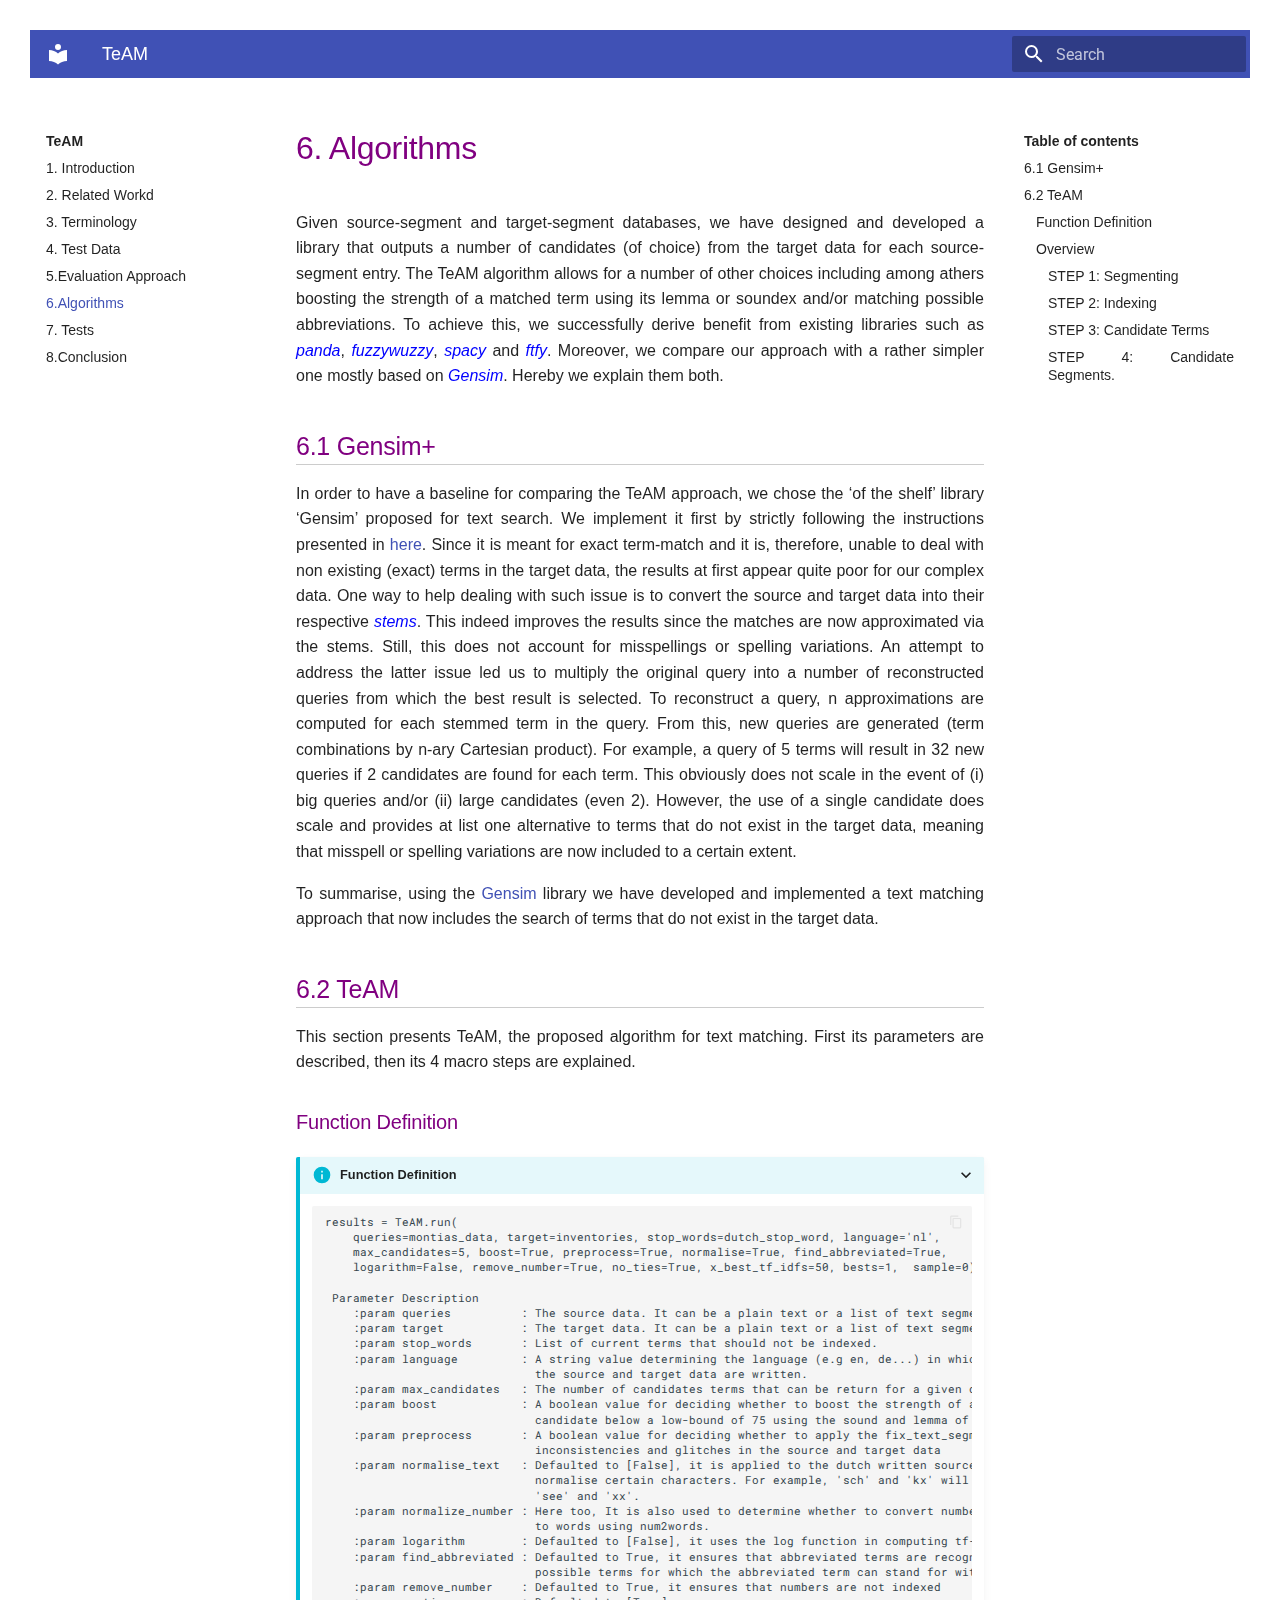
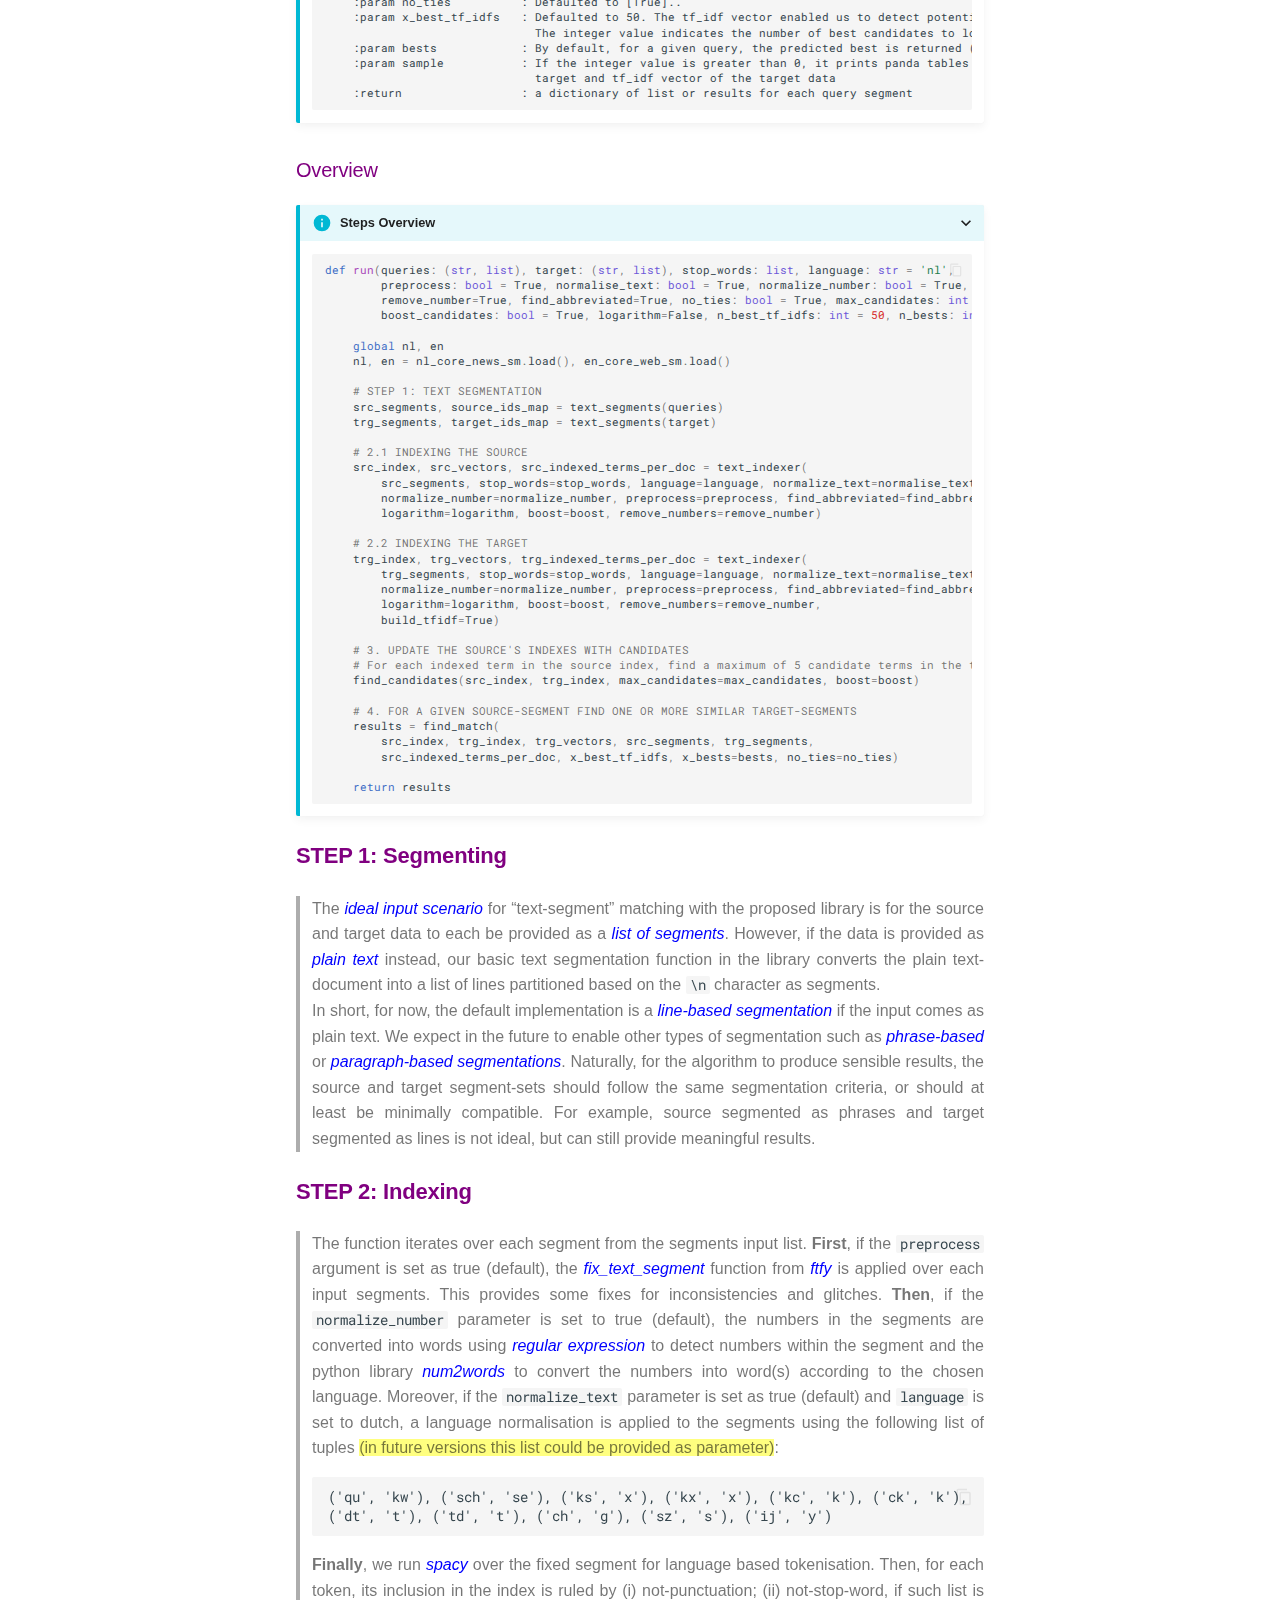
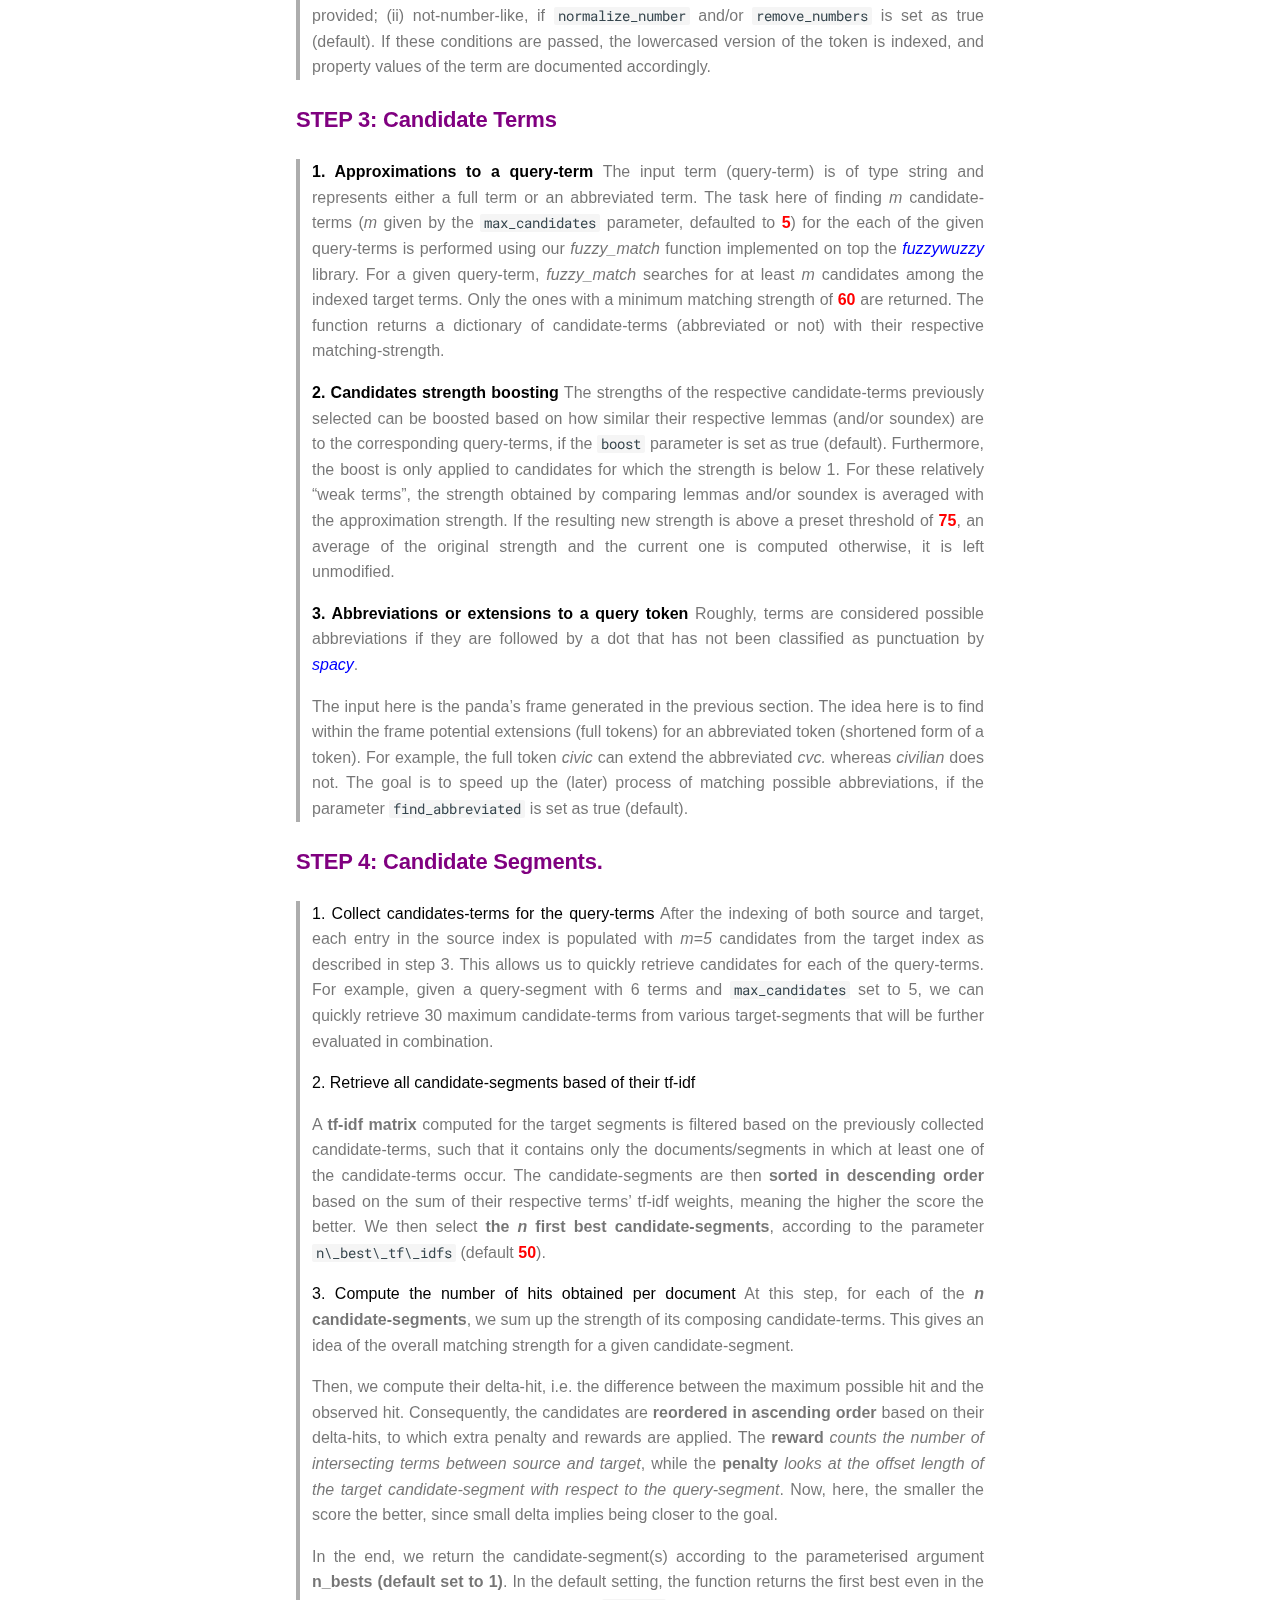
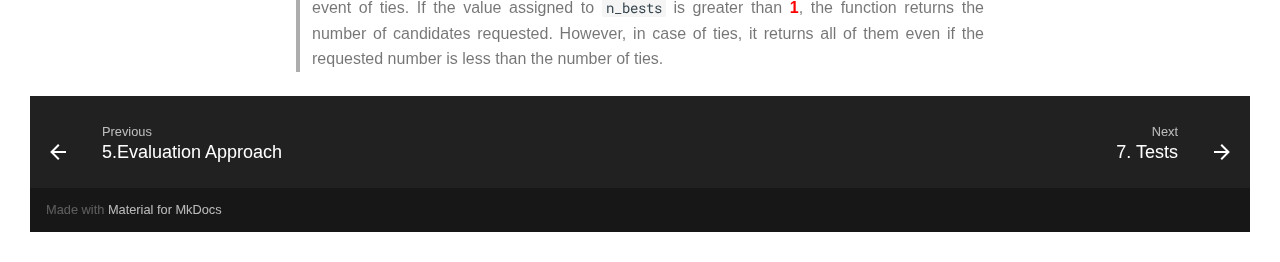
<file: 06.Algorithms/index.html>
<!doctype html>
<html lang="en" class="no-js">
  <head>
    
      <meta charset="utf-8">
      <meta name="viewport" content="width=device-width,initial-scale=1">
      
      
      
      <link rel="shortcut icon" href="../assets/images/favicon.png">
      <meta name="generator" content="mkdocs-1.1.2, mkdocs-material-6.0.1">
    
    
      
        <title>6.Algorithms - TeAM</title>
      
    
    
      <link rel="stylesheet" href="../assets/stylesheets/main.38780c08.min.css">
      
        
        <link rel="stylesheet" href="../assets/stylesheets/palette.3f72e892.min.css">
        
      
    
    
    
      
        
        <link href="https://fonts.gstatic.com" rel="preconnect" crossorigin>
        <link rel="stylesheet" href="https://fonts.googleapis.com/css?family=Roboto:300,400,400i,700%7CRoboto+Mono&display=fallback">
        <style>body,input{font-family:"Roboto",-apple-system,BlinkMacSystemFont,Helvetica,Arial,sans-serif}code,kbd,pre{font-family:"Roboto Mono",SFMono-Regular,Consolas,Menlo,monospace}</style>
      
    
    
    
      <link rel="stylesheet" href="../GitHub2.css">
    
    
      
    
    
  </head>
  
  
    
    
    
    
    
    <body dir="ltr" data-md-color-scheme="" data-md-color-primary="none" data-md-color-accent="none">
      
  
    <input class="md-toggle" data-md-toggle="drawer" type="checkbox" id="__drawer" autocomplete="off">
    <input class="md-toggle" data-md-toggle="search" type="checkbox" id="__search" autocomplete="off">
    <label class="md-overlay" for="__drawer"></label>
    <div data-md-component="skip">
      
        
        <a href="#6-algorithms" class="md-skip">
          Skip to content
        </a>
      
    </div>
    <div data-md-component="announce">
      
    </div>
    
      <header class="md-header" data-md-component="header">
  <nav class="md-header-nav md-grid" aria-label="Header">
    <a href=".." title="TeAM" class="md-header-nav__button md-logo" aria-label="TeAM">
      
  
  <svg xmlns="http://www.w3.org/2000/svg" viewBox="0 0 24 24"><path d="M12 8a3 3 0 003-3 3 3 0 00-3-3 3 3 0 00-3 3 3 3 0 003 3m0 3.54C9.64 9.35 6.5 8 3 8v11c3.5 0 6.64 1.35 9 3.54 2.36-2.19 5.5-3.54 9-3.54V8c-3.5 0-6.64 1.35-9 3.54z"/></svg>

    </a>
    <label class="md-header-nav__button md-icon" for="__drawer">
      <svg xmlns="http://www.w3.org/2000/svg" viewBox="0 0 24 24"><path d="M3 6h18v2H3V6m0 5h18v2H3v-2m0 5h18v2H3v-2z"/></svg>
    </label>
    <div class="md-header-nav__title" data-md-component="header-title">
      
        <div class="md-header-nav__ellipsis">
          <span class="md-header-nav__topic md-ellipsis">
            TeAM
          </span>
          <span class="md-header-nav__topic md-ellipsis">
            
              6.Algorithms
            
          </span>
        </div>
      
    </div>
    
      <label class="md-header-nav__button md-icon" for="__search">
        <svg xmlns="http://www.w3.org/2000/svg" viewBox="0 0 24 24"><path d="M9.5 3A6.5 6.5 0 0116 9.5c0 1.61-.59 3.09-1.56 4.23l.27.27h.79l5 5-1.5 1.5-5-5v-.79l-.27-.27A6.516 6.516 0 019.5 16 6.5 6.5 0 013 9.5 6.5 6.5 0 019.5 3m0 2C7 5 5 7 5 9.5S7 14 9.5 14 14 12 14 9.5 12 5 9.5 5z"/></svg>
      </label>
      
<div class="md-search" data-md-component="search" role="dialog">
  <label class="md-search__overlay" for="__search"></label>
  <div class="md-search__inner" role="search">
    <form class="md-search__form" name="search">
      <input type="text" class="md-search__input" name="query" aria-label="Search" placeholder="Search" autocapitalize="off" autocorrect="off" autocomplete="off" spellcheck="false" data-md-component="search-query" data-md-state="active">
      <label class="md-search__icon md-icon" for="__search">
        <svg xmlns="http://www.w3.org/2000/svg" viewBox="0 0 24 24"><path d="M9.5 3A6.5 6.5 0 0116 9.5c0 1.61-.59 3.09-1.56 4.23l.27.27h.79l5 5-1.5 1.5-5-5v-.79l-.27-.27A6.516 6.516 0 019.5 16 6.5 6.5 0 013 9.5 6.5 6.5 0 019.5 3m0 2C7 5 5 7 5 9.5S7 14 9.5 14 14 12 14 9.5 12 5 9.5 5z"/></svg>
        <svg xmlns="http://www.w3.org/2000/svg" viewBox="0 0 24 24"><path d="M20 11v2H8l5.5 5.5-1.42 1.42L4.16 12l7.92-7.92L13.5 5.5 8 11h12z"/></svg>
      </label>
      <button type="reset" class="md-search__icon md-icon" aria-label="Clear" data-md-component="search-reset" tabindex="-1">
        <svg xmlns="http://www.w3.org/2000/svg" viewBox="0 0 24 24"><path d="M19 6.41L17.59 5 12 10.59 6.41 5 5 6.41 10.59 12 5 17.59 6.41 19 12 13.41 17.59 19 19 17.59 13.41 12 19 6.41z"/></svg>
      </button>
    </form>
    <div class="md-search__output">
      <div class="md-search__scrollwrap" data-md-scrollfix>
        <div class="md-search-result" data-md-component="search-result">
          <div class="md-search-result__meta">
            Initializing search
          </div>
          <ol class="md-search-result__list"></ol>
        </div>
      </div>
    </div>
  </div>
</div>
    
    
  </nav>
</header>
    
    <div class="md-container" data-md-component="container">
      
      
        
      
      <main class="md-main" data-md-component="main">
        <div class="md-main__inner md-grid">
          
            
              <div class="md-sidebar md-sidebar--primary" data-md-component="navigation">
                <div class="md-sidebar__scrollwrap">
                  <div class="md-sidebar__inner">
                    <nav class="md-nav md-nav--primary" aria-label="Navigation" data-md-level="0">
  <label class="md-nav__title" for="__drawer">
    <a href=".." title="TeAM" class="md-nav__button md-logo" aria-label="TeAM">
      
  
  <svg xmlns="http://www.w3.org/2000/svg" viewBox="0 0 24 24"><path d="M12 8a3 3 0 003-3 3 3 0 00-3-3 3 3 0 00-3 3 3 3 0 003 3m0 3.54C9.64 9.35 6.5 8 3 8v11c3.5 0 6.64 1.35 9 3.54 2.36-2.19 5.5-3.54 9-3.54V8c-3.5 0-6.64 1.35-9 3.54z"/></svg>

    </a>
    TeAM
  </label>
  
  <ul class="md-nav__list" data-md-scrollfix>
    
      
      
      


  <li class="md-nav__item">
    <a href="../01.Introduction/" title="1. Introduction" class="md-nav__link">
      1. Introduction
    </a>
  </li>

    
      
      
      


  <li class="md-nav__item">
    <a href="../02.RelatedWork/" title="2. Related Workd" class="md-nav__link">
      2. Related Workd
    </a>
  </li>

    
      
      
      


  <li class="md-nav__item">
    <a href="../03.Terminology/" title="3. Terminology" class="md-nav__link">
      3. Terminology
    </a>
  </li>

    
      
      
      


  <li class="md-nav__item">
    <a href="../04.TestData/" title="4. Test Data" class="md-nav__link">
      4. Test Data
    </a>
  </li>

    
      
      
      


  <li class="md-nav__item">
    <a href="../05.EvaluationApproach/" title="5.Evaluation Approach" class="md-nav__link">
      5.Evaluation Approach
    </a>
  </li>

    
      
      
      

  


  <li class="md-nav__item md-nav__item--active">
    
    <input class="md-nav__toggle md-toggle" data-md-toggle="toc" type="checkbox" id="__toc">
    
      
    
    
      <label class="md-nav__link md-nav__link--active" for="__toc">
        6.Algorithms
        <span class="md-nav__icon md-icon"></span>
      </label>
    
    <a href="./" title="6.Algorithms" class="md-nav__link md-nav__link--active">
      6.Algorithms
    </a>
    
      
<nav class="md-nav md-nav--secondary" aria-label="Table of contents">
  
  
    
  
  
    <label class="md-nav__title" for="__toc">
      <span class="md-nav__icon md-icon"></span>
      Table of contents
    </label>
    <ul class="md-nav__list" data-md-scrollfix>
      
        <li class="md-nav__item">
  <a href="#61-gensim" class="md-nav__link">
     6.1 Gensim+ 
  </a>
  
</li>
      
        <li class="md-nav__item">
  <a href="#62-team" class="md-nav__link">
     6.2 TeAM
  </a>
  
    <nav class="md-nav" aria-label=" 6.2 TeAM">
      <ul class="md-nav__list">
        
          <li class="md-nav__item">
  <a href="#function-definition" class="md-nav__link">
     Function Definition 
  </a>
  
</li>
        
          <li class="md-nav__item">
  <a href="#overview" class="md-nav__link">
     Overview 
  </a>
  
    <nav class="md-nav" aria-label=" Overview ">
      <ul class="md-nav__list">
        
          <li class="md-nav__item">
  <a href="#step-1-segmenting" class="md-nav__link">
     STEP 1: Segmenting 
  </a>
  
</li>
        
          <li class="md-nav__item">
  <a href="#step-2-indexing" class="md-nav__link">
     STEP 2: Indexing 
  </a>
  
</li>
        
          <li class="md-nav__item">
  <a href="#step-3-candidate-terms" class="md-nav__link">
     STEP 3: Candidate Terms
  </a>
  
</li>
        
          <li class="md-nav__item">
  <a href="#step-4-candidate-segments" class="md-nav__link">
     STEP 4: Candidate Segments. 
  </a>
  
</li>
        
      </ul>
    </nav>
  
</li>
        
      </ul>
    </nav>
  
</li>
      
    </ul>
  
</nav>
    
  </li>

    
      
      
      


  <li class="md-nav__item">
    <a href="../07.Tests/" title="7. Tests" class="md-nav__link">
      7. Tests
    </a>
  </li>

    
      
      
      


  <li class="md-nav__item">
    <a href="../08.Conclusion/" title="8.Conclusion" class="md-nav__link">
      8.Conclusion
    </a>
  </li>

    
  </ul>
</nav>
                  </div>
                </div>
              </div>
            
            
              <div class="md-sidebar md-sidebar--secondary" data-md-component="toc">
                <div class="md-sidebar__scrollwrap">
                  <div class="md-sidebar__inner">
                    
<nav class="md-nav md-nav--secondary" aria-label="Table of contents">
  
  
    
  
  
    <label class="md-nav__title" for="__toc">
      <span class="md-nav__icon md-icon"></span>
      Table of contents
    </label>
    <ul class="md-nav__list" data-md-scrollfix>
      
        <li class="md-nav__item">
  <a href="#61-gensim" class="md-nav__link">
     6.1 Gensim+ 
  </a>
  
</li>
      
        <li class="md-nav__item">
  <a href="#62-team" class="md-nav__link">
     6.2 TeAM
  </a>
  
    <nav class="md-nav" aria-label=" 6.2 TeAM">
      <ul class="md-nav__list">
        
          <li class="md-nav__item">
  <a href="#function-definition" class="md-nav__link">
     Function Definition 
  </a>
  
</li>
        
          <li class="md-nav__item">
  <a href="#overview" class="md-nav__link">
     Overview 
  </a>
  
    <nav class="md-nav" aria-label=" Overview ">
      <ul class="md-nav__list">
        
          <li class="md-nav__item">
  <a href="#step-1-segmenting" class="md-nav__link">
     STEP 1: Segmenting 
  </a>
  
</li>
        
          <li class="md-nav__item">
  <a href="#step-2-indexing" class="md-nav__link">
     STEP 2: Indexing 
  </a>
  
</li>
        
          <li class="md-nav__item">
  <a href="#step-3-candidate-terms" class="md-nav__link">
     STEP 3: Candidate Terms
  </a>
  
</li>
        
          <li class="md-nav__item">
  <a href="#step-4-candidate-segments" class="md-nav__link">
     STEP 4: Candidate Segments. 
  </a>
  
</li>
        
      </ul>
    </nav>
  
</li>
        
      </ul>
    </nav>
  
</li>
      
    </ul>
  
</nav>
                  </div>
                </div>
              </div>
            
          
          <div class="md-content">
            <article class="md-content__inner md-typeset">
              
                
                
                <!-------------------------------------------------->

<h1 id="6-algorithms"><span style="color:purple"> 6. Algorithms </span><a class="headerlink" href="#6-algorithms" title="Permanent link">&para;</a></h1>
<p><!-------------------------------------------------->
Given source-segment and target-segment databases, we have designed and developed a library that outputs a number of candidates (of choice) from the target data for each source-segment entry. 
The TeAM algorithm allows for a number of other choices including among athers boosting the strength of a matched term using its lemma or soundex and/or matching possible abbreviations.
To achieve this, we successfully derive benefit from existing libraries such as <span style="color:blue"><em>panda</em></span>, <span style="color:blue"><em>fuzzywuzzy</em></span>, <span style="color:blue"><em>spacy</em></span> and <span style="color:blue"><em>ftfy</em></span>. Moreover, we compare our approach with a rather simpler one mostly based on <span style="color:blue"><em>Gensim</em></span>. Hereby we explain them both.</p>
<!-------------------------------------------------->

<h2 id="61-gensim"><span style="color:purple"> 6.1 Gensim+ </span><a class="headerlink" href="#61-gensim" title="Permanent link">&para;</a></h2>
<!-------------------------------------------------->

<p>In order to have a baseline for comparing the TeAM approach, we chose the &lsquo;of the shelf&rsquo; library &lsquo;Gensim&rsquo; proposed for text search. We implement it first by strictly following the instructions presented in <a href="https://radimrehurek.com/gensim/auto_examples/core/run_core_concepts.html#sphx-glr-auto-examples-core-run-core-concepts-py">here</a>.
Since it is meant for exact term-match and it is, therefore, unable to deal with non existing (exact) terms in the target data, the results at first appear quite poor for our complex data.
One way to help dealing with such issue is to convert the source and target data into their respective <span style="color:blue"><em>stems</em></span>. This indeed improves the results since the matches are now approximated via the stems. Still, this does not account for misspellings or spelling variations. An attempt to address the latter issue led us to multiply the original query into a number of reconstructed queries from which the best result is selected. To reconstruct a query, n approximations are computed for each stemmed term in the query. From this, new queries are generated (term combinations by n-ary Cartesian product). For example, a query of 5 terms will result in 32 new queries if 2 candidates are found for each term. This obviously does not scale in the event of (i) big queries and/or (ii) large candidates (even 2). However, the use of a single candidate does scale and provides at list one alternative to terms that do not exist in the target data, meaning that misspell or spelling variations are now included to a certain extent.</p>
<!--Out of the shelf, using Gensim's "Similarity Queries" over the original data results in a poor evaluation due to its inability to deal with non existing terms in the target data. One way to help dealing with such issue is to convert the source and target data into their respective <span style="color:blue">*stems*</span>. This indeed improves the results since the matches are now approximated via the stems. Still, this does not account for misspellings or spelling variations. An attempt to address the latter issue led us to multiply the original query into a number of reconstructed queries from which the best result is selected. To reconstruct a query, n approximations are computed for each stem term in the query. From this, new queries are generated (term combinations by n-ary Cartesian product). For example, a query of 5 terms will result in 32 new queries if 2 candidates are found for each term. This obviously does not scale in the event of (i) big queries and/or (ii) large candidates (even 2). However, the use of a single candidate does scale and provides at list an alternative to terms that do not exist in the target data, meaning that misspell or spelling variations are now included to a certain extent. -->

<p>To summarise, using the <a href="https://radimrehurek.com/gensim/auto_examples/index.html#">Gensim</a> library we have developed and implemented a text matching approach that now includes the search of terms that do not exist in the target data. </p>
<!-------------------------------------------------->

<h2 id="62-team"><span style="color:purple"> 6.2 TeAM</span><a class="headerlink" href="#62-team" title="Permanent link">&para;</a></h2>
<!-------------------------------------------------->

<p>This section presents TeAM, the proposed algorithm for text matching. First its parameters are described, then its 4 macro steps are explained.</p>
<!-------------------------------------------------->

<h3 id="function-definition"><span style="color:purple"> Function Definition </span><a class="headerlink" href="#function-definition" title="Permanent link">&para;</a></h3>
<!-------------------------------------------------->

<details class="info" open="open"><summary>Function Definition</summary><div class="highlight"><pre><span></span><code>results = TeAM.run(
    queries=montias_data, target=inventories, stop_words=dutch_stop_word, language=&#39;nl&#39;,
    max_candidates=5, boost=True, preprocess=True, normalise=True, find_abbreviated=True,
    logarithm=False, remove_number=True, no_ties=True, x_best_tf_idfs=50, bests=1,  sample=0)

 Parameter Description
    :param queries          : The source data. It can be a plain text or a list of text segments.
    :param target           : The target data. It can be a plain text or a list of text segments.
    :param stop_words       : List of current terms that should not be indexed.
    :param language         : A string value determining the language (e.g en, de...) in which
                              the source and target data are written.
    :param max_candidates   : The number of candidates terms that can be return for a given query-token
    :param boost            : A boolean value for deciding whether to boost the strength of a matched 
                              candidate below a low-bound of 75 using the sound and lemma of the terms.
    :param preprocess       : A boolean value for deciding whether to apply the fix_text_segment function for fixing
                              inconsistencies and glitches in the source and target data
    :param normalise_text   : Defaulted to [False], it is applied to the dutch written source and target data to
                              normalise certain characters. For example, &#39;sch&#39; and &#39;kx&#39; will become respectfully
                              &#39;see&#39; and &#39;xx&#39;.
    :param normalize_number : Here too, It is also used to determine whether to convert numbers
                              to words using num2words.
    :param logarithm        : Defaulted to [False], it uses the log function in computing tf-idf if set to [True]
    :param find_abbreviated : Defaulted to True, it ensures that abbreviated terms are recognised, tagged and that,
                              possible terms for which the abbreviated term can stand for within the data are looked for.  
    :param remove_number    : Defaulted to True, it ensures that numbers are not indexed
    :param no_ties          : Defaulted to [True]..
    :param x_best_tf_idfs   : Defaulted to 50. The tf_idf vector enabled us to detect potential segment candidates. 
                              The integer value indicates the number of best candidates to look into.
    :param bests            : By default, for a given query, the predicted best is returned (bests=1).
    :param sample           : If the integer value is greater than 0, it prints panda tables of the index source, 
                              target and tf_idf vector of the target data 
    :return                 : a dictionary of list or results for each query segment
</code></pre></div>

</details>
<!-------------------------------------------------->

<h3 id="overview"><span style="color:purple"> Overview </span><a class="headerlink" href="#overview" title="Permanent link">&para;</a></h3>
<!-------------------------------------------------->

<details class="info" open="open"><summary>Steps Overview</summary><div class="highlight"><pre><span></span><code><span class="k">def</span> <span class="nf">run</span><span class="p">(</span><span class="n">queries</span><span class="p">:</span> <span class="p">(</span><span class="nb">str</span><span class="p">,</span> <span class="nb">list</span><span class="p">),</span> <span class="n">target</span><span class="p">:</span> <span class="p">(</span><span class="nb">str</span><span class="p">,</span> <span class="nb">list</span><span class="p">),</span> <span class="n">stop_words</span><span class="p">:</span> <span class="nb">list</span><span class="p">,</span> <span class="n">language</span><span class="p">:</span> <span class="nb">str</span> <span class="o">=</span> <span class="s1">&#39;nl&#39;</span><span class="p">,</span>
        <span class="n">preprocess</span><span class="p">:</span> <span class="nb">bool</span> <span class="o">=</span> <span class="kc">True</span><span class="p">,</span> <span class="n">normalise_text</span><span class="p">:</span> <span class="nb">bool</span> <span class="o">=</span> <span class="kc">True</span><span class="p">,</span> <span class="n">normalize_number</span><span class="p">:</span> <span class="nb">bool</span> <span class="o">=</span> <span class="kc">True</span><span class="p">,</span> 
        <span class="n">remove_number</span><span class="o">=</span><span class="kc">True</span><span class="p">,</span> <span class="n">find_abbreviated</span><span class="o">=</span><span class="kc">True</span><span class="p">,</span> <span class="n">no_ties</span><span class="p">:</span> <span class="nb">bool</span> <span class="o">=</span> <span class="kc">True</span><span class="p">,</span> <span class="n">max_candidates</span><span class="p">:</span> <span class="nb">int</span> <span class="o">=</span> <span class="mi">5</span><span class="p">,</span>  
        <span class="n">boost_candidates</span><span class="p">:</span> <span class="nb">bool</span> <span class="o">=</span> <span class="kc">True</span><span class="p">,</span> <span class="n">logarithm</span><span class="o">=</span><span class="kc">False</span><span class="p">,</span> <span class="n">n_best_tf_idfs</span><span class="p">:</span> <span class="nb">int</span> <span class="o">=</span> <span class="mi">50</span><span class="p">,</span> <span class="n">n_bests</span><span class="p">:</span> <span class="nb">int</span> <span class="o">=</span> <span class="mi">1</span><span class="p">):</span>

    <span class="k">global</span> <span class="n">nl</span><span class="p">,</span> <span class="n">en</span>
    <span class="n">nl</span><span class="p">,</span> <span class="n">en</span> <span class="o">=</span> <span class="n">nl_core_news_sm</span><span class="o">.</span><span class="n">load</span><span class="p">(),</span> <span class="n">en_core_web_sm</span><span class="o">.</span><span class="n">load</span><span class="p">()</span>

    <span class="c1"># STEP 1: TEXT SEGMENTATION</span>
    <span class="n">src_segments</span><span class="p">,</span> <span class="n">source_ids_map</span> <span class="o">=</span> <span class="n">text_segments</span><span class="p">(</span><span class="n">queries</span><span class="p">)</span>
    <span class="n">trg_segments</span><span class="p">,</span> <span class="n">target_ids_map</span> <span class="o">=</span> <span class="n">text_segments</span><span class="p">(</span><span class="n">target</span><span class="p">)</span>

    <span class="c1"># 2.1 INDEXING THE SOURCE</span>
    <span class="n">src_index</span><span class="p">,</span> <span class="n">src_vectors</span><span class="p">,</span> <span class="n">src_indexed_terms_per_doc</span> <span class="o">=</span> <span class="n">text_indexer</span><span class="p">(</span>
        <span class="n">src_segments</span><span class="p">,</span> <span class="n">stop_words</span><span class="o">=</span><span class="n">stop_words</span><span class="p">,</span> <span class="n">language</span><span class="o">=</span><span class="n">language</span><span class="p">,</span> <span class="n">normalize_text</span><span class="o">=</span><span class="n">normalise_text</span><span class="p">,</span>
        <span class="n">normalize_number</span><span class="o">=</span><span class="n">normalize_number</span><span class="p">,</span> <span class="n">preprocess</span><span class="o">=</span><span class="n">preprocess</span><span class="p">,</span> <span class="n">find_abbreviated</span><span class="o">=</span><span class="n">find_abbreviated</span><span class="p">,</span>
        <span class="n">logarithm</span><span class="o">=</span><span class="n">logarithm</span><span class="p">,</span> <span class="n">boost</span><span class="o">=</span><span class="n">boost</span><span class="p">,</span> <span class="n">remove_numbers</span><span class="o">=</span><span class="n">remove_number</span><span class="p">)</span>

    <span class="c1"># 2.2 INDEXING THE TARGET</span>
    <span class="n">trg_index</span><span class="p">,</span> <span class="n">trg_vectors</span><span class="p">,</span> <span class="n">trg_indexed_terms_per_doc</span> <span class="o">=</span> <span class="n">text_indexer</span><span class="p">(</span>
        <span class="n">trg_segments</span><span class="p">,</span> <span class="n">stop_words</span><span class="o">=</span><span class="n">stop_words</span><span class="p">,</span> <span class="n">language</span><span class="o">=</span><span class="n">language</span><span class="p">,</span> <span class="n">normalize_text</span><span class="o">=</span><span class="n">normalise_text</span><span class="p">,</span>
        <span class="n">normalize_number</span><span class="o">=</span><span class="n">normalize_number</span><span class="p">,</span> <span class="n">preprocess</span><span class="o">=</span><span class="n">preprocess</span><span class="p">,</span> <span class="n">find_abbreviated</span><span class="o">=</span><span class="n">find_abbreviated</span><span class="p">,</span>
        <span class="n">logarithm</span><span class="o">=</span><span class="n">logarithm</span><span class="p">,</span> <span class="n">boost</span><span class="o">=</span><span class="n">boost</span><span class="p">,</span> <span class="n">remove_numbers</span><span class="o">=</span><span class="n">remove_number</span><span class="p">,</span>
        <span class="n">build_tfidf</span><span class="o">=</span><span class="kc">True</span><span class="p">)</span>

    <span class="c1"># 3. UPDATE THE SOURCE&#39;S INDEXES WITH CANDIDATES</span>
    <span class="c1"># For each indexed term in the source index, find a maximum of 5 candidate terms in the target index</span>
    <span class="n">find_candidates</span><span class="p">(</span><span class="n">src_index</span><span class="p">,</span> <span class="n">trg_index</span><span class="p">,</span> <span class="n">max_candidates</span><span class="o">=</span><span class="n">max_candidates</span><span class="p">,</span> <span class="n">boost</span><span class="o">=</span><span class="n">boost</span><span class="p">)</span>

    <span class="c1"># 4. FOR A GIVEN SOURCE-SEGMENT FIND ONE OR MORE SIMILAR TARGET-SEGMENTS</span>
    <span class="n">results</span> <span class="o">=</span> <span class="n">find_match</span><span class="p">(</span>
        <span class="n">src_index</span><span class="p">,</span> <span class="n">trg_index</span><span class="p">,</span> <span class="n">trg_vectors</span><span class="p">,</span> <span class="n">src_segments</span><span class="p">,</span> <span class="n">trg_segments</span><span class="p">,</span>
        <span class="n">src_indexed_terms_per_doc</span><span class="p">,</span> <span class="n">x_best_tf_idfs</span><span class="p">,</span> <span class="n">x_bests</span><span class="o">=</span><span class="n">bests</span><span class="p">,</span> <span class="n">no_ties</span><span class="o">=</span><span class="n">no_ties</span><span class="p">)</span>

    <span class="k">return</span> <span class="n">results</span>
</code></pre></div>

</details>
<!-------------------------------------------------->

<!--### <span style="color:purple"> Algorithm Detail </span>-->

<!-------------------------------------------------->

<!-------------------------------------------------->

<h4 id="step-1-segmenting"><span style="color:purple"> STEP 1: Segmenting </span><a class="headerlink" href="#step-1-segmenting" title="Permanent link">&para;</a></h4>
<!-------------------------------------------------->

<blockquote>
<p>The <span style="color:blue"><em>ideal input scenario</em></span> for &ldquo;text-segment&rdquo; matching with the proposed library is for the source and target data to each be provided as a <span style="color:blue"><em>list of segments</em></span>. However, if the data is provided as <span style="color:blue"><em>plain text</em></span> instead, our basic text segmentation function in the library converts the plain text-document into a list of lines partitioned based on the <code>\n</code> character as segments.<br />
In short, for now, the default implementation is a <span style="color:blue"><em>line-based segmentation</em></span> if the input comes as plain text. We expect in the future to enable other types of segmentation such as <span style="color:blue"><em>phrase-based</em></span> or <span style="color:blue"><em>paragraph-based segmentations</em></span>. Naturally, for the algorithm to produce sensible results, the source and target segment-sets should follow the same segmentation criteria, or should at least be minimally compatible. For example, source segmented as phrases and target segmented as lines is not ideal, but can still provide meaningful results.</p>
</blockquote>
<!-------------------------------------------------->

<h4 id="step-2-indexing"><span style="color:purple"> STEP 2: Indexing </span><a class="headerlink" href="#step-2-indexing" title="Permanent link">&para;</a></h4>
<!-------------------------------------------------->

<blockquote>
<p>The function iterates over each segment from the segments input list. <strong>First</strong>, if the <code>preprocess</code> argument is set as true (default), the <span style="color:blue"><em>fix_text_segment</em></span> function from <span style="color:blue"><em>ftfy</em></span> is applied over each input segments. This provides some fixes for inconsistencies and glitches.
<strong>Then</strong>, if the <code>normalize_number</code> parameter is set to true (default), the numbers in the segments are converted into words using <span style="color:blue"><em>regular expression</em></span> to detect numbers within the segment and the python library <span style="color:blue"><em>num2words</em></span> to convert the numbers into word(s) according to the chosen language.
Moreover, if the <code>normalize_text</code> parameter is set as true (default) and <code>language</code> is set to dutch,
a language normalisation is applied to the segments using the following list of tuples <mark>(in future versions this list could be provided as parameter)</mark>:</p>
<p><div class="highlight"><pre><span></span><code>(&#39;qu&#39;, &#39;kw&#39;), (&#39;sch&#39;, &#39;se&#39;), (&#39;ks&#39;, &#39;x&#39;), (&#39;kx&#39;, &#39;x&#39;), (&#39;kc&#39;, &#39;k&#39;), (&#39;ck&#39;, &#39;k&#39;),
(&#39;dt&#39;, &#39;t&#39;), (&#39;td&#39;, &#39;t&#39;), (&#39;ch&#39;, &#39;g&#39;), (&#39;sz&#39;, &#39;s&#39;), (&#39;ij&#39;, &#39;y&#39;)
</code></pre></div>
<strong>Finally</strong>, we run <span style="color:blue"><em>spacy</em></span> over the fixed segment for language based tokenisation. <!--On the spacy generated segment's tokens (second for-loop),the indexing of a token is controlled by whether the term is a punctuation or not. Optionally, stop words are also not indexed if provided. The same is valid for numbers if or *normalize_number* and/or *remove_numbers* parameters are set to True-->
Then, for each token, its inclusion in the index is ruled by (i) not-punctuation; (ii) not-stop-word, if such list is provided; (ii) not-number-like, if <code>normalize_number</code> and/or <code>remove_numbers</code> is set as true (default). If these conditions are passed, the lowercased version of the token is indexed, and property values of the term are documented accordingly.</p>
</blockquote>
<!-------------------------------------------------->

<!--#### <span style="color:purple"> STEP 3: Updating the source index with term-candidates </span>
-->

<h4 id="step-3-candidate-terms"><span style="color:purple"> STEP 3: Candidate Terms</span><a class="headerlink" href="#step-3-candidate-terms" title="Permanent link">&para;</a></h4>
<!-------------------------------------------------->

<blockquote>
<p><span style="color:black"> <strong>1. Approximations to a query-term</strong> </span>
The input term (query-term) is of type string and represents either a full term or an abbreviated term. The task here of finding <em>m</em> candidate-terms (<em>m</em> given by the <code>max_candidates</code> parameter, defaulted to <span style="color:red"><strong>5</strong></span>) for the each of the given query-terms is performed using our <em>fuzzy_match</em> function implemented on top the <span style="color:blue"><em>fuzzywuzzy</em></span> library. For a given query-term, <em>fuzzy_match</em> searches for at least <em>m</em> candidates among the indexed target terms. Only the ones with a minimum matching strength of <span style="color:red"><strong>60</strong></span> are returned. The function returns a dictionary of candidate-terms (abbreviated or not) with their respective matching-strength. </p>
<p><span style="color:black"> <strong>2. Candidates strength boosting</strong> </span>
The strengths of the respective candidate-terms previously selected can be boosted based on how similar their respective lemmas (and/or soundex) are to the corresponding query-terms, if the <code>boost</code> parameter is set as true (default). Furthermore, the boost is only applied to candidates for which the strength is below 1.
For these relatively “weak terms”, the strength obtained by comparing lemmas and/or soundex is averaged with the approximation strength. If the resulting new strength is above a preset threshold of <span style="color:red"><strong>75</strong></span>, an average of the original strength and the current one is computed otherwise, it is left unmodified.</p>
<p><span style="color:black"> <strong>3. Abbreviations or extensions to a query token</strong> </span>
Roughly, terms are considered possible abbreviations if they are followed by a dot that has not been classified as punctuation by <span style="color:blue"><em>spacy</em></span>.</p>
<p>The input here is the panda’s frame generated in the previous section. The idea here is to find within the frame potential extensions (full tokens) for an abbreviated token (shortened form of a token). For example, the full token <em>civic</em> can extend the abbreviated <em>cvc.</em> whereas <em>civilian</em> does not. The goal is to speed up the (later) process of matching possible abbreviations, if the parameter <code>find_abbreviated</code> is set as true (default).</p>
</blockquote>
<!-------------------------------------------------->

<h4 id="step-4-candidate-segments"><span style="color:purple"> STEP 4: Candidate Segments. </span><a class="headerlink" href="#step-4-candidate-segments" title="Permanent link">&para;</a></h4>
<!-------------------------------------------------->

<blockquote>
<p><span style="color:black"> 1. Collect candidates-terms for the query-terms </span>
After the indexing of both source and target, each entry in the source index is populated with <em>m=5</em> candidates from the target index as described in step 3. This allows us to quickly retrieve candidates for each of the query-terms. For example, given a query-segment with 6 terms and <code>max_candidates</code> set to 5, we can quickly retrieve 30 maximum candidate-terms from various target-segments that will be further evaluated in combination.</p>
<p><span style="color:black"> 2. Retrieve all candidate-segments based of their tf-idf</span></p>
<p>A <strong>tf-idf matrix</strong> computed for the target segments is filtered based on the previously collected candidate-terms, such that it contains only the documents/segments in which at least one of the candidate-terms occur. The candidate-segments are then <strong>sorted in descending order</strong> based on the sum of their respective terms&rsquo; tf-idf weights, meaning the higher the score the better. We then select <strong>the <em>n</em> first best candidate-segments</strong>, according to the parameter <code>n\_best\_tf\_idfs</code> (default <span style="color:red"><strong>50</strong></span>).</p>
<!-- This feature vector favours rare words which means flushing out documents with non common misspellings for example *Neederlandsche histoorien* get a much higher tf\_idf compared to *Nederlandse historien* because correctly writing Nederlandse and historien is more frequent that the misspells. To compensate for that, <span style="color:blue"> our final choice for the best candidate(s) depends on "the best one(s)" (i) being in the pool of best td\_idfs and (ii) having the best hit (see next section were we discuss the hit featutre).
 </span>-->

<p><span style="color:black"> 3. Compute the number of hits obtained per document </span>
At this step, for each of the <strong><!--50--><em>n</em> candidate-segments</strong>, we sum up the strength of its composing candidate-terms. This gives an idea of the overall matching strength for a given candidate-segment.</p>
<p>Then, we compute their delta-hit, i.e. the difference between the maximum possible hit and the observed hit. Consequently, the candidates are <strong>reordered in ascending order</strong> based on their delta-hits, to which extra penalty and rewards are applied. The <strong>reward</strong> <em>counts the number of intersecting terms between source and target</em>, while the <strong>penalty</strong> <em>looks at the offset length of the target candidate-segment with respect to the query-segment</em>. Now, here, the smaller the score the better, since small delta implies being closer to the goal.</p>
<p>In the end, we return the candidate-segment(s) according to the parameterised argument <strong>n_bests (default set to 1)</strong>. In the default setting, the function returns the first best even in the event of ties. If the value assigned to <code>n_bests</code> is greater than <span style="color:red"><strong>1</strong></span>, the function returns the number of candidates requested. However, in case of ties, it returns all of them even if the requested number is less than the number of ties.</p>
</blockquote>
                
              
              
                


              
            </article>
          </div>
        </div>
      </main>
      
        
<footer class="md-footer">
  
    <div class="md-footer-nav">
      <nav class="md-footer-nav__inner md-grid" aria-label="Footer">
        
          <a href="../05.EvaluationApproach/" title="5.Evaluation Approach" class="md-footer-nav__link md-footer-nav__link--prev" rel="prev">
            <div class="md-footer-nav__button md-icon">
              <svg xmlns="http://www.w3.org/2000/svg" viewBox="0 0 24 24"><path d="M20 11v2H8l5.5 5.5-1.42 1.42L4.16 12l7.92-7.92L13.5 5.5 8 11h12z"/></svg>
            </div>
            <div class="md-footer-nav__title">
              <div class="md-ellipsis">
                <span class="md-footer-nav__direction">
                  Previous
                </span>
                5.Evaluation Approach
              </div>
            </div>
          </a>
        
        
          <a href="../07.Tests/" title="7. Tests" class="md-footer-nav__link md-footer-nav__link--next" rel="next">
            <div class="md-footer-nav__title">
              <div class="md-ellipsis">
                <span class="md-footer-nav__direction">
                  Next
                </span>
                7. Tests
              </div>
            </div>
            <div class="md-footer-nav__button md-icon">
              <svg xmlns="http://www.w3.org/2000/svg" viewBox="0 0 24 24"><path d="M4 11v2h12l-5.5 5.5 1.42 1.42L19.84 12l-7.92-7.92L10.5 5.5 16 11H4z"/></svg>
            </div>
          </a>
        
      </nav>
    </div>
  
  <div class="md-footer-meta md-typeset">
    <div class="md-footer-meta__inner md-grid">
      <div class="md-footer-copyright">
        
        Made with
        <a href="https://squidfunk.github.io/mkdocs-material/" target="_blank" rel="noopener">
          Material for MkDocs
        </a>
      </div>
      
    </div>
  </div>
</footer>
      
    </div>
    
      <script src="../assets/javascripts/vendor.77e55a48.min.js"></script>
      <script src="../assets/javascripts/bundle.aa3f9871.min.js"></script><script id="__lang" type="application/json">{"clipboard.copy": "Copy to clipboard", "clipboard.copied": "Copied to clipboard", "search.config.lang": "en", "search.config.pipeline": "trimmer, stopWordFilter", "search.config.separator": "[\\s\\-]+", "search.result.placeholder": "Type to start searching", "search.result.none": "No matching documents", "search.result.one": "1 matching document", "search.result.other": "# matching documents", "search.result.more.one": "1 more on this page", "search.result.more.other": "# more on this page", "search.result.term.missing": "Missing"}</script>
      
      <script>
        app = initialize({
          base: "..",
          features: ['navigation.instant', 'navigation.expand'],
          search: Object.assign({
            worker: "../assets/javascripts/worker/search.4ac00218.min.js"
          }, typeof search !== "undefined" && search)
        })
      </script>
      
    
  </body>
</html>
</file>
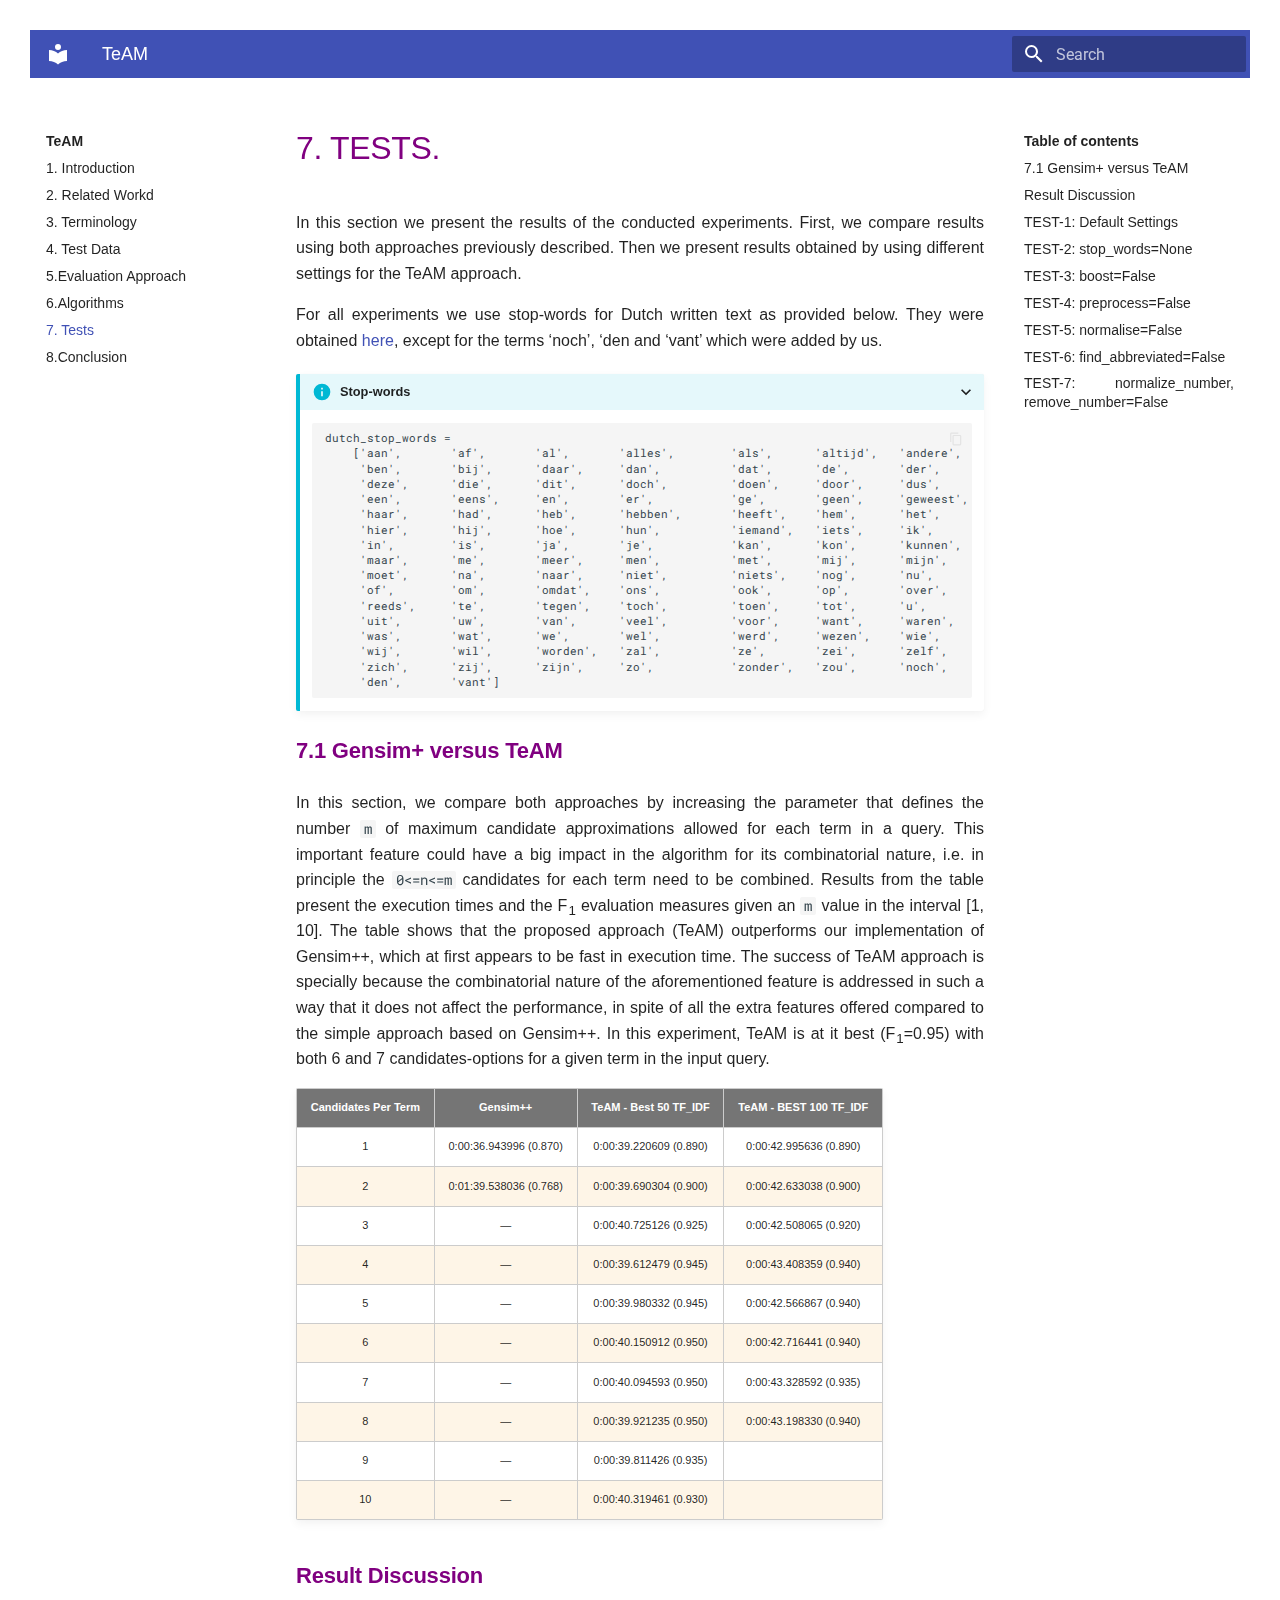
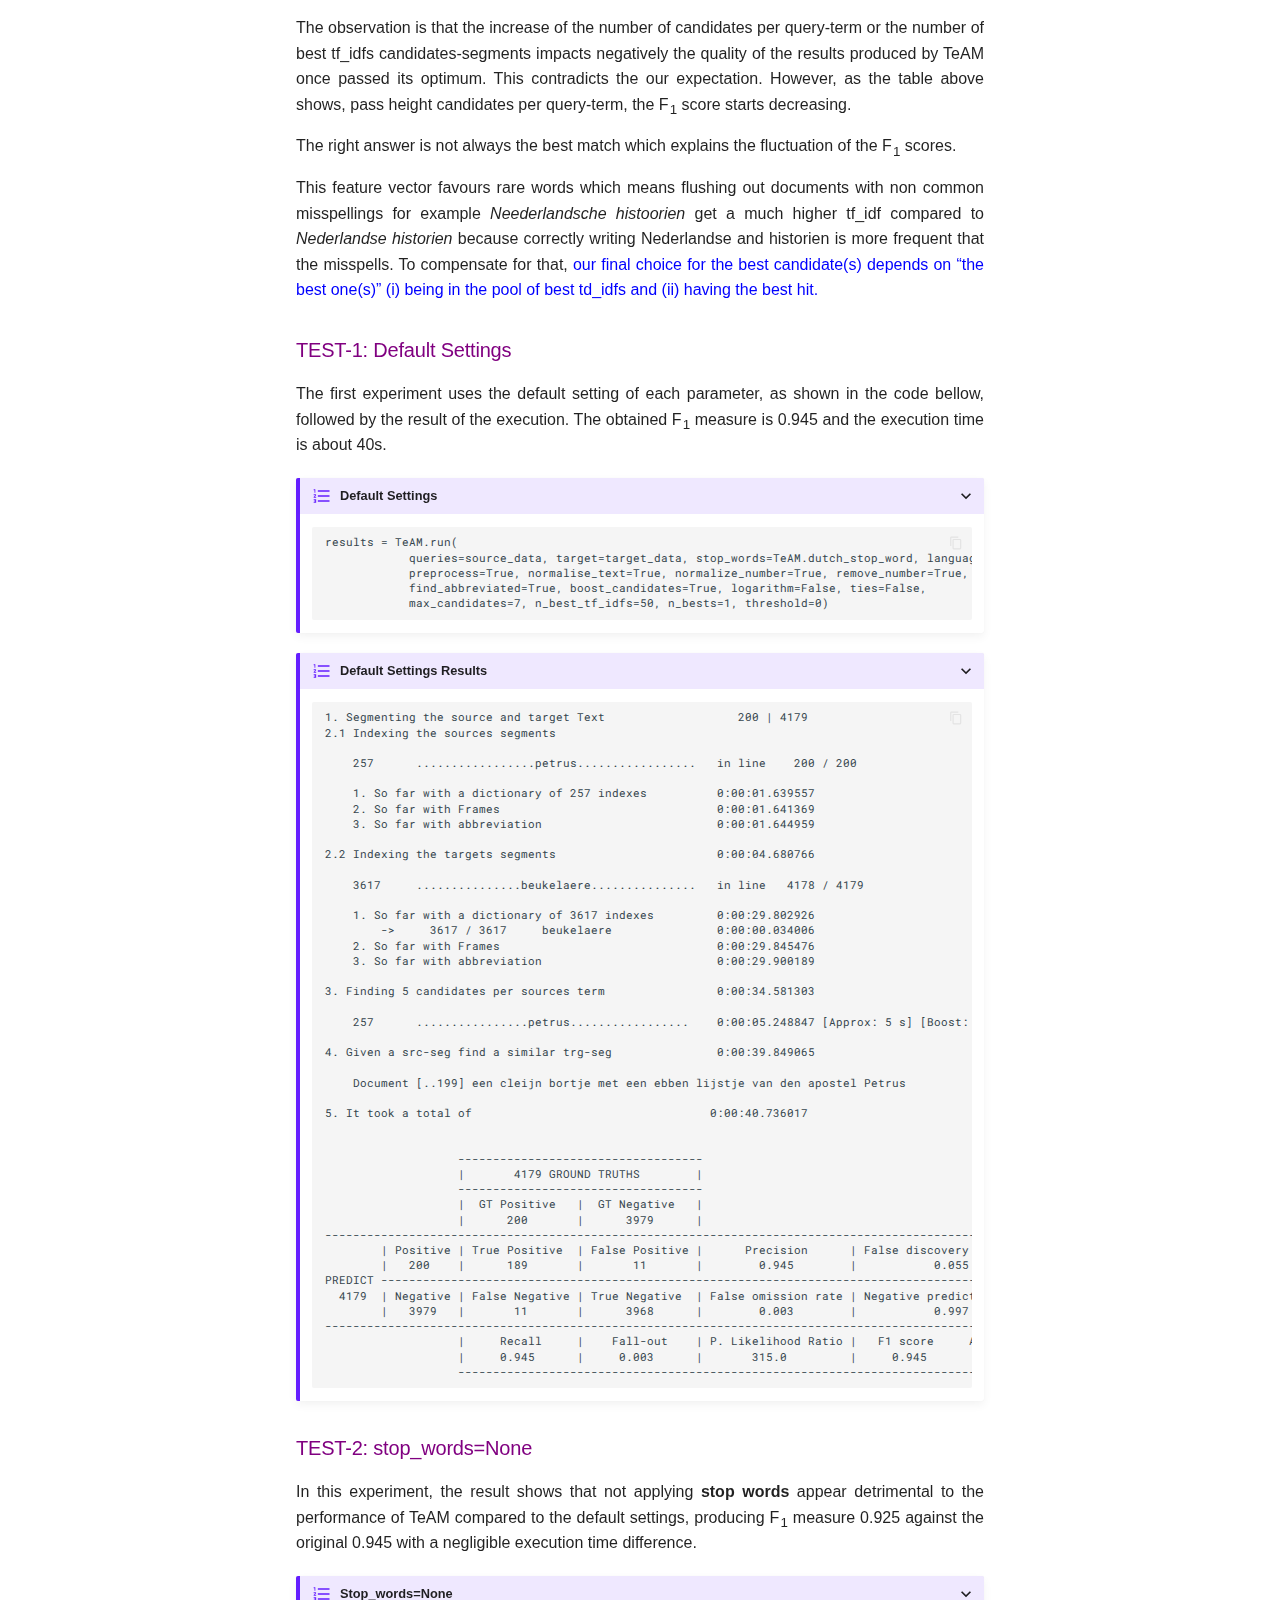
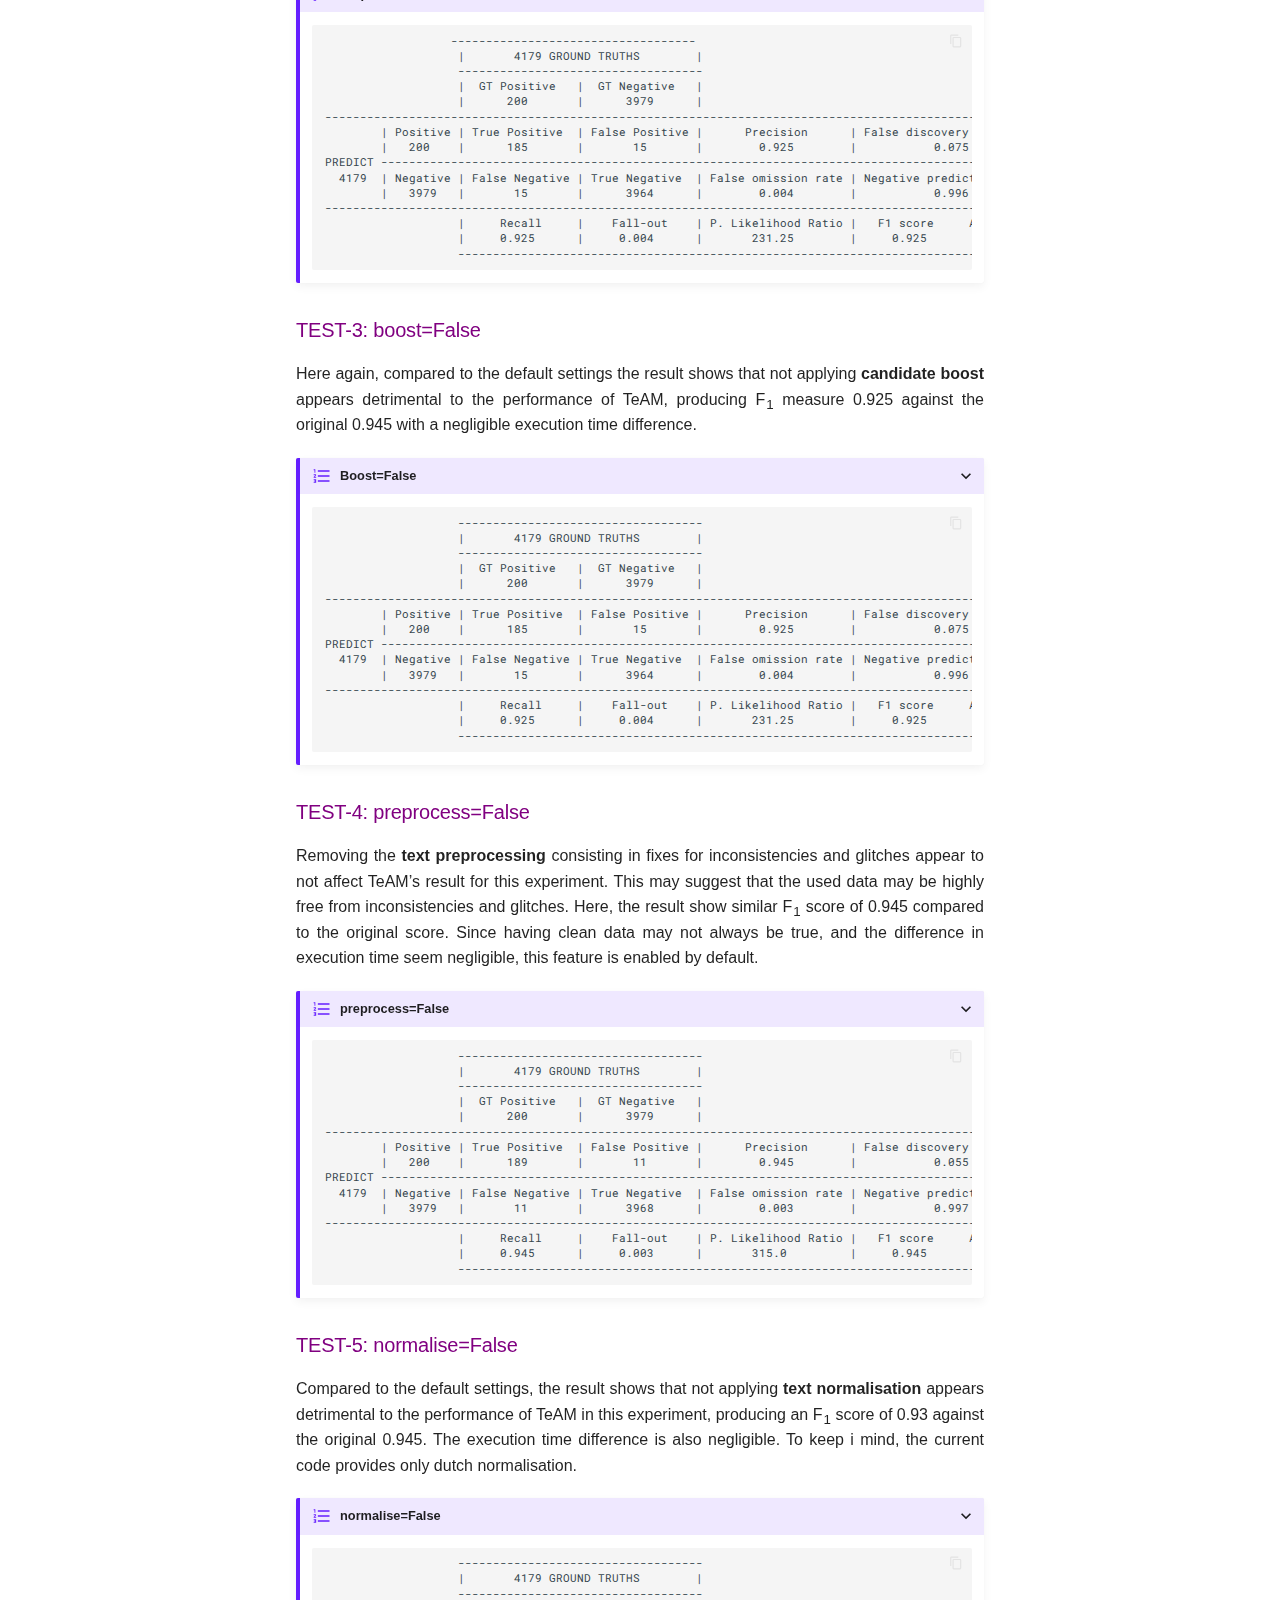
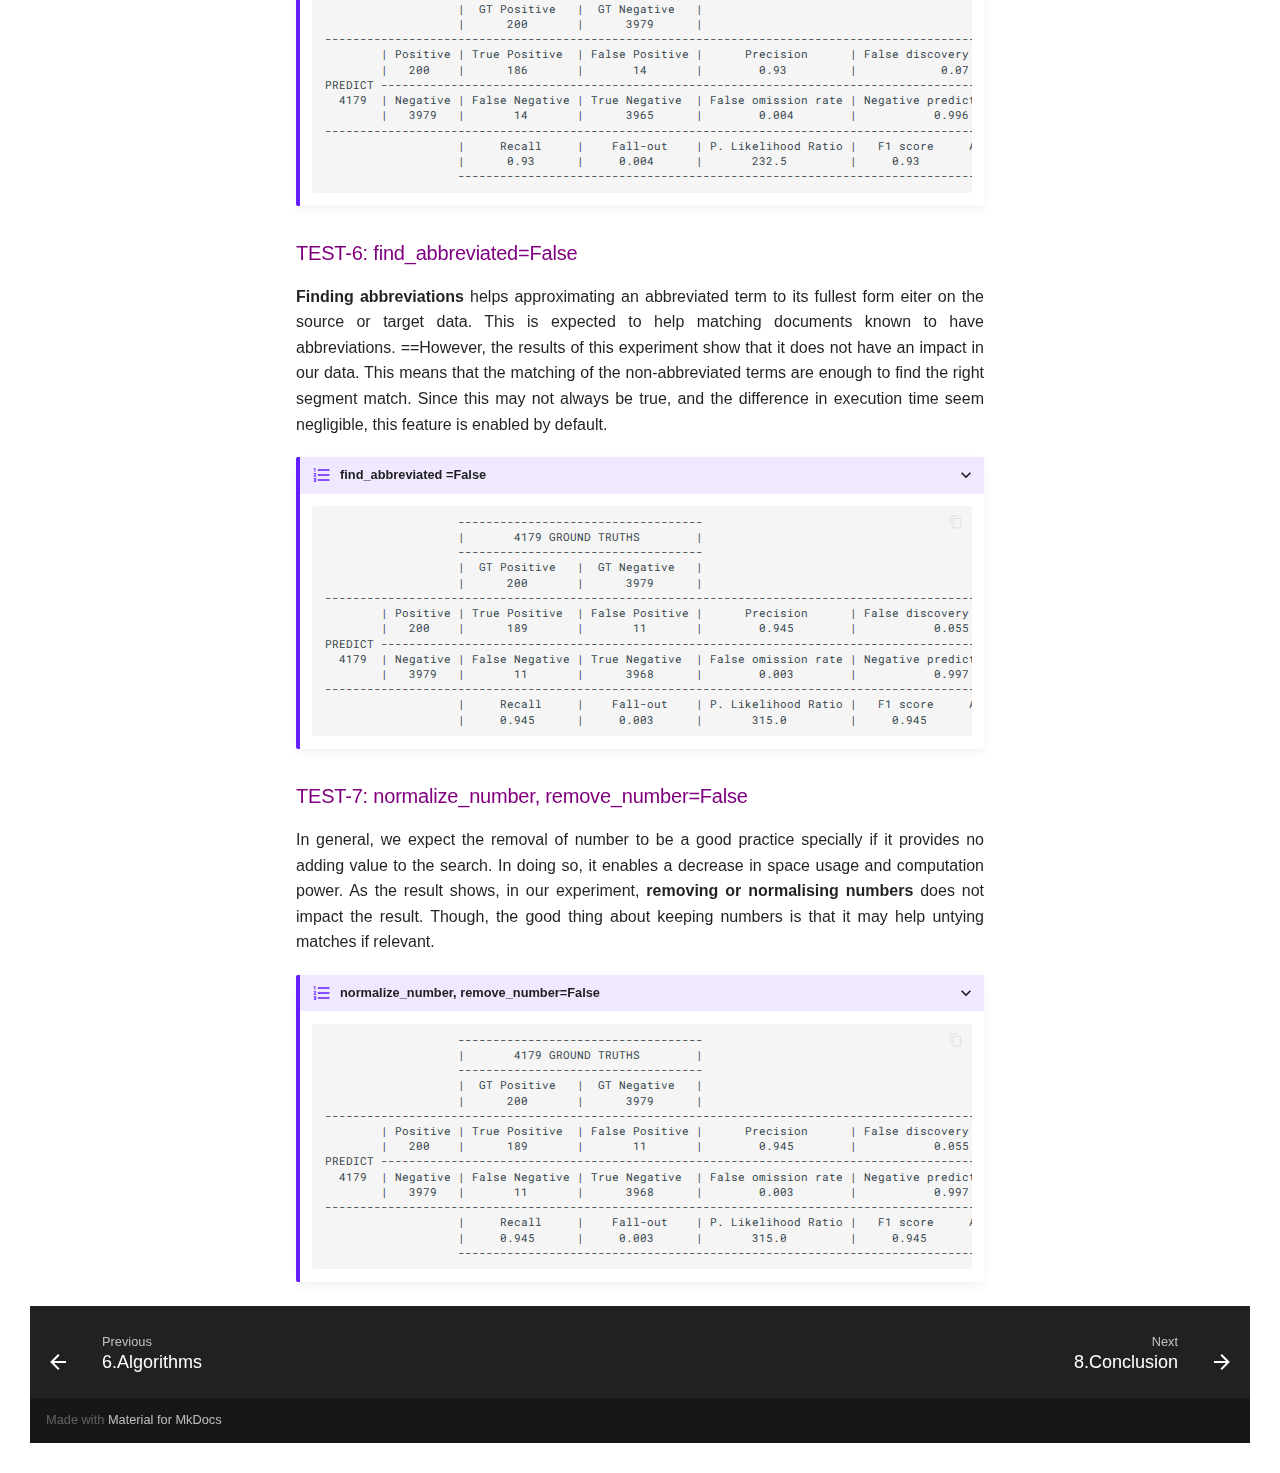
<file: 07.Tests/index.html>
<!doctype html>
<html lang="en" class="no-js">
  <head>
    
      <meta charset="utf-8">
      <meta name="viewport" content="width=device-width,initial-scale=1">
      
      
      
      <link rel="shortcut icon" href="../assets/images/favicon.png">
      <meta name="generator" content="mkdocs-1.1.2, mkdocs-material-6.0.1">
    
    
      
        <title>7. Tests - TeAM</title>
      
    
    
      <link rel="stylesheet" href="../assets/stylesheets/main.38780c08.min.css">
      
        
        <link rel="stylesheet" href="../assets/stylesheets/palette.3f72e892.min.css">
        
      
    
    
    
      
        
        <link href="https://fonts.gstatic.com" rel="preconnect" crossorigin>
        <link rel="stylesheet" href="https://fonts.googleapis.com/css?family=Roboto:300,400,400i,700%7CRoboto+Mono&display=fallback">
        <style>body,input{font-family:"Roboto",-apple-system,BlinkMacSystemFont,Helvetica,Arial,sans-serif}code,kbd,pre{font-family:"Roboto Mono",SFMono-Regular,Consolas,Menlo,monospace}</style>
      
    
    
    
      <link rel="stylesheet" href="../GitHub2.css">
    
    
      
    
    
  </head>
  
  
    
    
    
    
    
    <body dir="ltr" data-md-color-scheme="" data-md-color-primary="none" data-md-color-accent="none">
      
  
    <input class="md-toggle" data-md-toggle="drawer" type="checkbox" id="__drawer" autocomplete="off">
    <input class="md-toggle" data-md-toggle="search" type="checkbox" id="__search" autocomplete="off">
    <label class="md-overlay" for="__drawer"></label>
    <div data-md-component="skip">
      
        
        <a href="#7-tests" class="md-skip">
          Skip to content
        </a>
      
    </div>
    <div data-md-component="announce">
      
    </div>
    
      <header class="md-header" data-md-component="header">
  <nav class="md-header-nav md-grid" aria-label="Header">
    <a href=".." title="TeAM" class="md-header-nav__button md-logo" aria-label="TeAM">
      
  
  <svg xmlns="http://www.w3.org/2000/svg" viewBox="0 0 24 24"><path d="M12 8a3 3 0 003-3 3 3 0 00-3-3 3 3 0 00-3 3 3 3 0 003 3m0 3.54C9.64 9.35 6.5 8 3 8v11c3.5 0 6.64 1.35 9 3.54 2.36-2.19 5.5-3.54 9-3.54V8c-3.5 0-6.64 1.35-9 3.54z"/></svg>

    </a>
    <label class="md-header-nav__button md-icon" for="__drawer">
      <svg xmlns="http://www.w3.org/2000/svg" viewBox="0 0 24 24"><path d="M3 6h18v2H3V6m0 5h18v2H3v-2m0 5h18v2H3v-2z"/></svg>
    </label>
    <div class="md-header-nav__title" data-md-component="header-title">
      
        <div class="md-header-nav__ellipsis">
          <span class="md-header-nav__topic md-ellipsis">
            TeAM
          </span>
          <span class="md-header-nav__topic md-ellipsis">
            
              7. Tests
            
          </span>
        </div>
      
    </div>
    
      <label class="md-header-nav__button md-icon" for="__search">
        <svg xmlns="http://www.w3.org/2000/svg" viewBox="0 0 24 24"><path d="M9.5 3A6.5 6.5 0 0116 9.5c0 1.61-.59 3.09-1.56 4.23l.27.27h.79l5 5-1.5 1.5-5-5v-.79l-.27-.27A6.516 6.516 0 019.5 16 6.5 6.5 0 013 9.5 6.5 6.5 0 019.5 3m0 2C7 5 5 7 5 9.5S7 14 9.5 14 14 12 14 9.5 12 5 9.5 5z"/></svg>
      </label>
      
<div class="md-search" data-md-component="search" role="dialog">
  <label class="md-search__overlay" for="__search"></label>
  <div class="md-search__inner" role="search">
    <form class="md-search__form" name="search">
      <input type="text" class="md-search__input" name="query" aria-label="Search" placeholder="Search" autocapitalize="off" autocorrect="off" autocomplete="off" spellcheck="false" data-md-component="search-query" data-md-state="active">
      <label class="md-search__icon md-icon" for="__search">
        <svg xmlns="http://www.w3.org/2000/svg" viewBox="0 0 24 24"><path d="M9.5 3A6.5 6.5 0 0116 9.5c0 1.61-.59 3.09-1.56 4.23l.27.27h.79l5 5-1.5 1.5-5-5v-.79l-.27-.27A6.516 6.516 0 019.5 16 6.5 6.5 0 013 9.5 6.5 6.5 0 019.5 3m0 2C7 5 5 7 5 9.5S7 14 9.5 14 14 12 14 9.5 12 5 9.5 5z"/></svg>
        <svg xmlns="http://www.w3.org/2000/svg" viewBox="0 0 24 24"><path d="M20 11v2H8l5.5 5.5-1.42 1.42L4.16 12l7.92-7.92L13.5 5.5 8 11h12z"/></svg>
      </label>
      <button type="reset" class="md-search__icon md-icon" aria-label="Clear" data-md-component="search-reset" tabindex="-1">
        <svg xmlns="http://www.w3.org/2000/svg" viewBox="0 0 24 24"><path d="M19 6.41L17.59 5 12 10.59 6.41 5 5 6.41 10.59 12 5 17.59 6.41 19 12 13.41 17.59 19 19 17.59 13.41 12 19 6.41z"/></svg>
      </button>
    </form>
    <div class="md-search__output">
      <div class="md-search__scrollwrap" data-md-scrollfix>
        <div class="md-search-result" data-md-component="search-result">
          <div class="md-search-result__meta">
            Initializing search
          </div>
          <ol class="md-search-result__list"></ol>
        </div>
      </div>
    </div>
  </div>
</div>
    
    
  </nav>
</header>
    
    <div class="md-container" data-md-component="container">
      
      
        
      
      <main class="md-main" data-md-component="main">
        <div class="md-main__inner md-grid">
          
            
              <div class="md-sidebar md-sidebar--primary" data-md-component="navigation">
                <div class="md-sidebar__scrollwrap">
                  <div class="md-sidebar__inner">
                    <nav class="md-nav md-nav--primary" aria-label="Navigation" data-md-level="0">
  <label class="md-nav__title" for="__drawer">
    <a href=".." title="TeAM" class="md-nav__button md-logo" aria-label="TeAM">
      
  
  <svg xmlns="http://www.w3.org/2000/svg" viewBox="0 0 24 24"><path d="M12 8a3 3 0 003-3 3 3 0 00-3-3 3 3 0 00-3 3 3 3 0 003 3m0 3.54C9.64 9.35 6.5 8 3 8v11c3.5 0 6.64 1.35 9 3.54 2.36-2.19 5.5-3.54 9-3.54V8c-3.5 0-6.64 1.35-9 3.54z"/></svg>

    </a>
    TeAM
  </label>
  
  <ul class="md-nav__list" data-md-scrollfix>
    
      
      
      


  <li class="md-nav__item">
    <a href="../01.Introduction/" title="1. Introduction" class="md-nav__link">
      1. Introduction
    </a>
  </li>

    
      
      
      


  <li class="md-nav__item">
    <a href="../02.RelatedWork/" title="2. Related Workd" class="md-nav__link">
      2. Related Workd
    </a>
  </li>

    
      
      
      


  <li class="md-nav__item">
    <a href="../03.Terminology/" title="3. Terminology" class="md-nav__link">
      3. Terminology
    </a>
  </li>

    
      
      
      


  <li class="md-nav__item">
    <a href="../04.TestData/" title="4. Test Data" class="md-nav__link">
      4. Test Data
    </a>
  </li>

    
      
      
      


  <li class="md-nav__item">
    <a href="../05.EvaluationApproach/" title="5.Evaluation Approach" class="md-nav__link">
      5.Evaluation Approach
    </a>
  </li>

    
      
      
      


  <li class="md-nav__item">
    <a href="../06.Algorithms/" title="6.Algorithms" class="md-nav__link">
      6.Algorithms
    </a>
  </li>

    
      
      
      

  


  <li class="md-nav__item md-nav__item--active">
    
    <input class="md-nav__toggle md-toggle" data-md-toggle="toc" type="checkbox" id="__toc">
    
      
    
    
      <label class="md-nav__link md-nav__link--active" for="__toc">
        7. Tests
        <span class="md-nav__icon md-icon"></span>
      </label>
    
    <a href="./" title="7. Tests" class="md-nav__link md-nav__link--active">
      7. Tests
    </a>
    
      
<nav class="md-nav md-nav--secondary" aria-label="Table of contents">
  
  
    
  
  
    <label class="md-nav__title" for="__toc">
      <span class="md-nav__icon md-icon"></span>
      Table of contents
    </label>
    <ul class="md-nav__list" data-md-scrollfix>
      
        <li class="md-nav__item">
  <a href="#71-gensim-versus-team" class="md-nav__link">
    7.1 Gensim+ versus TeAM
  </a>
  
</li>
      
        <li class="md-nav__item">
  <a href="#result-discussion" class="md-nav__link">
     Result Discussion 
  </a>
  
</li>
      
        <li class="md-nav__item">
  <a href="#test-1-default-settings" class="md-nav__link">
    TEST-1: Default Settings
  </a>
  
</li>
      
        <li class="md-nav__item">
  <a href="#test-2-stop_wordsnone" class="md-nav__link">
    TEST-2: stop_words=None
  </a>
  
</li>
      
        <li class="md-nav__item">
  <a href="#test-3-boostfalse" class="md-nav__link">
    TEST-3: boost=False
  </a>
  
</li>
      
        <li class="md-nav__item">
  <a href="#test-4-preprocessfalse" class="md-nav__link">
    TEST-4: preprocess=False
  </a>
  
</li>
      
        <li class="md-nav__item">
  <a href="#test-5-normalisefalse" class="md-nav__link">
    TEST-5: normalise=False
  </a>
  
</li>
      
        <li class="md-nav__item">
  <a href="#test-6-find_abbreviatedfalse" class="md-nav__link">
    TEST-6: find_abbreviated=False
  </a>
  
</li>
      
        <li class="md-nav__item">
  <a href="#test-7-normalize_number-remove_numberfalse" class="md-nav__link">
    TEST-7:  normalize_number, remove_number=False
  </a>
  
</li>
      
    </ul>
  
</nav>
    
  </li>

    
      
      
      


  <li class="md-nav__item">
    <a href="../08.Conclusion/" title="8.Conclusion" class="md-nav__link">
      8.Conclusion
    </a>
  </li>

    
  </ul>
</nav>
                  </div>
                </div>
              </div>
            
            
              <div class="md-sidebar md-sidebar--secondary" data-md-component="toc">
                <div class="md-sidebar__scrollwrap">
                  <div class="md-sidebar__inner">
                    
<nav class="md-nav md-nav--secondary" aria-label="Table of contents">
  
  
    
  
  
    <label class="md-nav__title" for="__toc">
      <span class="md-nav__icon md-icon"></span>
      Table of contents
    </label>
    <ul class="md-nav__list" data-md-scrollfix>
      
        <li class="md-nav__item">
  <a href="#71-gensim-versus-team" class="md-nav__link">
    7.1 Gensim+ versus TeAM
  </a>
  
</li>
      
        <li class="md-nav__item">
  <a href="#result-discussion" class="md-nav__link">
     Result Discussion 
  </a>
  
</li>
      
        <li class="md-nav__item">
  <a href="#test-1-default-settings" class="md-nav__link">
    TEST-1: Default Settings
  </a>
  
</li>
      
        <li class="md-nav__item">
  <a href="#test-2-stop_wordsnone" class="md-nav__link">
    TEST-2: stop_words=None
  </a>
  
</li>
      
        <li class="md-nav__item">
  <a href="#test-3-boostfalse" class="md-nav__link">
    TEST-3: boost=False
  </a>
  
</li>
      
        <li class="md-nav__item">
  <a href="#test-4-preprocessfalse" class="md-nav__link">
    TEST-4: preprocess=False
  </a>
  
</li>
      
        <li class="md-nav__item">
  <a href="#test-5-normalisefalse" class="md-nav__link">
    TEST-5: normalise=False
  </a>
  
</li>
      
        <li class="md-nav__item">
  <a href="#test-6-find_abbreviatedfalse" class="md-nav__link">
    TEST-6: find_abbreviated=False
  </a>
  
</li>
      
        <li class="md-nav__item">
  <a href="#test-7-normalize_number-remove_numberfalse" class="md-nav__link">
    TEST-7:  normalize_number, remove_number=False
  </a>
  
</li>
      
    </ul>
  
</nav>
                  </div>
                </div>
              </div>
            
          
          <div class="md-content">
            <article class="md-content__inner md-typeset">
              
                
                
                <!-------------------------------------------------->

<h1 id="7-tests"><span style="color:purple"> 7. TESTS. </span><a class="headerlink" href="#7-tests" title="Permanent link">&para;</a></h1>
<!-------------------------------------------------->

<p>In this section we present the results of the conducted experiments. First, we compare results using both approaches previously described. Then we present results obtained by using different settings for the TeAM approach.</p>
<p>For all experiments we use stop-words for Dutch written text as provided below. They were obtained <a href="http://www.damienvanholten.com/blog/dutch-stop-words/">here</a>, except for the terms &lsquo;noch&rsquo;, &lsquo;den and &lsquo;vant&rsquo; which were added by us.</p>
<details class="info" open="open"><summary>Stop-words</summary><div class="highlight"><pre><span></span><code>dutch_stop_words = 
    [&#39;aan&#39;,       &#39;af&#39;,       &#39;al&#39;,       &#39;alles&#39;,        &#39;als&#39;,      &#39;altijd&#39;,   &#39;andere&#39;,
     &#39;ben&#39;,       &#39;bij&#39;,      &#39;daar&#39;,     &#39;dan&#39;,          &#39;dat&#39;,      &#39;de&#39;,       &#39;der&#39;,
     &#39;deze&#39;,      &#39;die&#39;,      &#39;dit&#39;,      &#39;doch&#39;,         &#39;doen&#39;,     &#39;door&#39;,     &#39;dus&#39;,
     &#39;een&#39;,       &#39;eens&#39;,     &#39;en&#39;,       &#39;er&#39;,           &#39;ge&#39;,       &#39;geen&#39;,     &#39;geweest&#39;,
     &#39;haar&#39;,      &#39;had&#39;,      &#39;heb&#39;,      &#39;hebben&#39;,       &#39;heeft&#39;,    &#39;hem&#39;,      &#39;het&#39;,
     &#39;hier&#39;,      &#39;hij&#39;,      &#39;hoe&#39;,      &#39;hun&#39;,          &#39;iemand&#39;,   &#39;iets&#39;,     &#39;ik&#39;,
     &#39;in&#39;,        &#39;is&#39;,       &#39;ja&#39;,       &#39;je&#39;,           &#39;kan&#39;,      &#39;kon&#39;,      &#39;kunnen&#39;,
     &#39;maar&#39;,      &#39;me&#39;,       &#39;meer&#39;,     &#39;men&#39;,          &#39;met&#39;,      &#39;mij&#39;,      &#39;mijn&#39;,
     &#39;moet&#39;,      &#39;na&#39;,       &#39;naar&#39;,     &#39;niet&#39;,         &#39;niets&#39;,    &#39;nog&#39;,      &#39;nu&#39;,
     &#39;of&#39;,        &#39;om&#39;,       &#39;omdat&#39;,    &#39;ons&#39;,          &#39;ook&#39;,      &#39;op&#39;,       &#39;over&#39;,
     &#39;reeds&#39;,     &#39;te&#39;,       &#39;tegen&#39;,    &#39;toch&#39;,         &#39;toen&#39;,     &#39;tot&#39;,      &#39;u&#39;,
     &#39;uit&#39;,       &#39;uw&#39;,       &#39;van&#39;,      &#39;veel&#39;,         &#39;voor&#39;,     &#39;want&#39;,     &#39;waren&#39;,
     &#39;was&#39;,       &#39;wat&#39;,      &#39;we&#39;,       &#39;wel&#39;,          &#39;werd&#39;,     &#39;wezen&#39;,    &#39;wie&#39;,
     &#39;wij&#39;,       &#39;wil&#39;,      &#39;worden&#39;,   &#39;zal&#39;,          &#39;ze&#39;,       &#39;zei&#39;,      &#39;zelf&#39;,
     &#39;zich&#39;,      &#39;zij&#39;,      &#39;zijn&#39;,     &#39;zo&#39;,           &#39;zonder&#39;,   &#39;zou&#39;,      &#39;noch&#39;, 
     &#39;den&#39;,       &#39;vant&#39;]
</code></pre></div>

</details>
<h4 id="71-gensim-versus-team"><span style="color:purple">7.1 Gensim+ versus TeAM</span><a class="headerlink" href="#71-gensim-versus-team" title="Permanent link">&para;</a></h4>
<p>In this section, we compare both approaches by increasing the parameter that defines the number <code>m</code> of maximum candidate approximations allowed for each term in a query. This important feature could have a big impact in the algorithm for its combinatorial nature, i.e. in principle the <code>0&lt;=n&lt;=m</code> candidates for each term need to be combined.
Results from the table present the execution times and the F<sub>1</sub> evaluation measures given an <code>m</code> value in the interval [1, 10]. The table shows that the proposed approach (TeAM) outperforms our implementation of Gensim++, which at first appears to be fast in execution time. The success of TeAM approach is specially because the combinatorial nature of the aforementioned feature is addressed in such a way that it does not affect the performance, in spite of all the extra features offered compared to the simple approach based on Gensim++. In this experiment, TeAM is at it best (F<sub>1</sub>=0.95) with both 6 and 7 candidates-options for a given term in the input query.</p>
<!--| Candidates Per Term   | Gensim++               | TeAM                   |
| :------------------:  |:------------------:    | :--------------------: |
| 1                         | 0:00:37.367527 (0.738) | 0:02:27.525059 (0.771) |
| 2                         | 0:01:39.538036 (0.768) | 0:02:28.986608 (0.780) |
| 3                         | ---                    | 0:02:27.902787 (0.795) |
| 4                         | ---                    | 0:02:30.695861 (0.795) |
| 5                         | ---                    | 0:02:29.887936 (0.785) |-->

<table>
<thead>
<tr>
<th align="center">Candidates Per Term</th>
<th align="center">Gensim++</th>
<th align="center">TeAM - Best 50 TF_IDF</th>
<th align="center">TeAM - BEST 100 TF_IDF</th>
</tr>
</thead>
<tbody>
<tr>
<td align="center">1</td>
<td align="center">0:00:36.943996 (0.870)</td>
<td align="center">0:00:39.220609 (0.890)</td>
<td align="center">0:00:42.995636 (0.890)</td>
</tr>
<tr>
<td align="center">2</td>
<td align="center">0:01:39.538036 (0.768)</td>
<td align="center">0:00:39.690304 (0.900)</td>
<td align="center">0:00:42.633038 (0.900)</td>
</tr>
<tr>
<td align="center">3</td>
<td align="center">&mdash;</td>
<td align="center">0:00:40.725126 (0.925)</td>
<td align="center">0:00:42.508065 (0.920)</td>
</tr>
<tr>
<td align="center">4</td>
<td align="center">&mdash;</td>
<td align="center">0:00:39.612479 (0.945)</td>
<td align="center">0:00:43.408359 (0.940)</td>
</tr>
<tr>
<td align="center">5</td>
<td align="center">&mdash;</td>
<td align="center">0:00:39.980332 (0.945)</td>
<td align="center">0:00:42.566867 (0.940)</td>
</tr>
<tr>
<td align="center">6</td>
<td align="center">&mdash;</td>
<td align="center">0:00:40.150912 (0.950)</td>
<td align="center">0:00:42.716441 (0.940)</td>
</tr>
<tr>
<td align="center">7</td>
<td align="center">&mdash;</td>
<td align="center">0:00:40.094593 (0.950)</td>
<td align="center">0:00:43.328592 (0.935)</td>
</tr>
<tr>
<td align="center">8</td>
<td align="center">&mdash;</td>
<td align="center">0:00:39.921235 (0.950)</td>
<td align="center">0:00:43.198330 (0.940)</td>
</tr>
<tr>
<td align="center">9</td>
<td align="center">&mdash;</td>
<td align="center">0:00:39.811426 (0.935)</td>
<td align="center"></td>
</tr>
<tr>
<td align="center">10</td>
<td align="center">&mdash;</td>
<td align="center">0:00:40.319461 (0.930)</td>
<td align="center"></td>
</tr>
</tbody>
</table>
<h4 id="result-discussion"><span style="color:purple"> Result Discussion </span><a class="headerlink" href="#result-discussion" title="Permanent link">&para;</a></h4>
<p>The observation is that the increase of the number of candidates per query-term or the number of best tf_idfs candidates-segments impacts negatively the quality of the results produced by TeAM once passed its optimum. This contradicts the our expectation.  However, as the table above shows, pass height candidates per query-term, the F<sub>1</sub> score starts decreasing.</p>
<p>The right answer is not always the best match which explains the fluctuation  of the F<sub>1</sub> scores.</p>
<p>This feature vector favours rare words which means flushing out documents with non common misspellings for example <em>Neederlandsche histoorien</em> get a much higher tf_idf compared to <em>Nederlandse historien</em> because correctly writing Nederlandse and historien is more frequent that the misspells. To compensate for that, <span style="color:blue"> our final choice for the best candidate(s) depends on &ldquo;the best one(s)&rdquo; (i) being in the pool of best td_idfs and (ii) having the best hit.
 </span></p>
<h3 id="test-1-default-settings"><span style="color:purple">TEST-1: Default Settings</span><a class="headerlink" href="#test-1-default-settings" title="Permanent link">&para;</a></h3>
<p>The first experiment uses the default setting of each parameter, as shown in the code bellow, followed by the result of the execution. The obtained F<sub>1</sub> measure is 0.945 and the execution time is about 40s.</p>
<details class="example" open="open"><summary>Default Settings</summary><div class="highlight"><pre><span></span><code>results = TeAM.run(
            queries=source_data, target=target_data, stop_words=TeAM.dutch_stop_word, language=language,
            preprocess=True, normalise_text=True, normalize_number=True, remove_number=True,
            find_abbreviated=True, boost_candidates=True, logarithm=False, ties=False,
            max_candidates=7, n_best_tf_idfs=50, n_bests=1, threshold=0)
</code></pre></div>

</details>
<details class="example" open="open"><summary>Default Settings Results</summary><div class="highlight"><pre><span></span><code>1. Segmenting the source and target Text                   200 | 4179
2.1 Indexing the sources segments                                                                                                                                                                                                                                                                                                                                                                                                                                                                                                                                                                                                                                                                                                                                                                                                                                                                                                                                                                                                                                                                                                                                                                                                                                                                                                                                                                                                                                                                                                                                                                                                                                                                                                                                                                                                                                                                                                                                                                                                                                                                                                                                                                                                                                                                                                                                                                                                                                                                                                                                                                                                                                                                                                                                                                                                                                                                                                                                                                                                                                                                                                                                                                                                                                                                                                                                                                                                                                                                                                                                                                                                                                                                                                                                                                                                                                                                                                                                                                                                                                                                                                                                                                                                                                                                                                                                                                                                                                                                                                                                                                                                                                                                                                                                                                                                                                                                                                                                                                                                                                                                                                                                                                                                                                                                                                                           0:00:03.035731

    257      .................petrus.................   in line    200 / 200

    1. So far with a dictionary of 257 indexes          0:00:01.639557
    2. So far with Frames                               0:00:01.641369
    3. So far with abbreviation                         0:00:01.644959

2.2 Indexing the targets segments                       0:00:04.680766

    3617     ...............beukelaere...............   in line   4178 / 4179

    1. So far with a dictionary of 3617 indexes         0:00:29.802926
        -&gt;     3617 / 3617     beukelaere               0:00:00.034006
    2. So far with Frames                               0:00:29.845476
    3. So far with abbreviation                         0:00:29.900189

3. Finding 5 candidates per sources term                0:00:34.581303

    257      ................petrus.................    0:00:05.248847 [Approx: 5 s] [Boost: 5 s] [Abbrev: 5 s]

4. Given a src-seg find a similar trg-seg               0:00:39.849065

    Document [..199] een cleijn bortje met een ebben lijstje van den apostel Petrus

5. It took a total of                                  0:00:40.736017


                   -----------------------------------
                   |       4179 GROUND TRUTHS        |
                   -----------------------------------
                   |  GT Positive   |  GT Negative   |
                   |      200       |      3979      |
---------------------------------------------------------------------------------------------------------
        | Positive | True Positive  | False Positive |      Precision      | False discovery rate (FDR) |
        |   200    |      189       |       11       |        0.945        |           0.055            |
PREDICT -------------------------------------------------------------------------------------------------
  4179  | Negative | False Negative | True Negative  | False omission rate | Negative predictive value  |
        |   3979   |       11       |      3968      |        0.003        |           0.997            |
---------------------------------------------------------------------------------------------------------
                   |     Recall     |    Fall-out    | P. Likelihood Ratio |   F1 score     Accuracy    |
                   |     0.945      |     0.003      |       315.0         |     0.945        0.995     |
                   --------------------------------------------------------------------------------------
</code></pre></div>

</details>
<h3 id="test-2-stop_wordsnone"><span style="color:purple">TEST-2: stop_words=None</span><a class="headerlink" href="#test-2-stop_wordsnone" title="Permanent link">&para;</a></h3>
<p>In this experiment, the result shows that not applying <strong>stop words</strong> appear detrimental to the performance of TeAM compared to the default settings, producing F<sub>1</sub> measure 0.925 against the original 0.945 with a negligible execution time difference.</p>
<details class="example" open="open"><summary>Stop_words=None</summary><div class="highlight"><pre><span></span><code>                  -----------------------------------
                   |       4179 GROUND TRUTHS        |
                   -----------------------------------
                   |  GT Positive   |  GT Negative   |
                   |      200       |      3979      |
---------------------------------------------------------------------------------------------------------
        | Positive | True Positive  | False Positive |      Precision      | False discovery rate (FDR) |
        |   200    |      185       |       15       |        0.925        |           0.075            |
PREDICT -------------------------------------------------------------------------------------------------
  4179  | Negative | False Negative | True Negative  | False omission rate | Negative predictive value  |
        |   3979   |       15       |      3964      |        0.004        |           0.996            |
---------------------------------------------------------------------------------------------------------
                   |     Recall     |    Fall-out    | P. Likelihood Ratio |   F1 score     Accuracy    |
                   |     0.925      |     0.004      |       231.25        |     0.925        0.993     |
                   --------------------------------------------------------------------------------------
</code></pre></div>

</details>
<h3 id="test-3-boostfalse"><span style="color:purple">TEST-3: boost=False</span><a class="headerlink" href="#test-3-boostfalse" title="Permanent link">&para;</a></h3>
<p>Here again, compared to the default settings the result shows that not applying <strong>candidate boost</strong> appears detrimental to the performance of TeAM, producing F<sub>1</sub> measure 0.925 against the original 0.945 with a negligible execution time difference.</p>
<details class="example" open="open"><summary>Boost=False</summary><div class="highlight"><pre><span></span><code>                   -----------------------------------
                   |       4179 GROUND TRUTHS        |
                   -----------------------------------
                   |  GT Positive   |  GT Negative   |
                   |      200       |      3979      |
---------------------------------------------------------------------------------------------------------
        | Positive | True Positive  | False Positive |      Precision      | False discovery rate (FDR) |
        |   200    |      185       |       15       |        0.925        |           0.075            |
PREDICT -------------------------------------------------------------------------------------------------
  4179  | Negative | False Negative | True Negative  | False omission rate | Negative predictive value  |
        |   3979   |       15       |      3964      |        0.004        |           0.996            |
---------------------------------------------------------------------------------------------------------
                   |     Recall     |    Fall-out    | P. Likelihood Ratio |   F1 score     Accuracy    |
                   |     0.925      |     0.004      |       231.25        |     0.925        0.993     |
                   --------------------------------------------------------------------------------------
</code></pre></div>

</details>
<h3 id="test-4-preprocessfalse"><span style="color:purple">TEST-4: preprocess=False</span><a class="headerlink" href="#test-4-preprocessfalse" title="Permanent link">&para;</a></h3>
<p>Removing the <strong>text preprocessing</strong> consisting in fixes for inconsistencies and glitches appear to not affect TeAM&rsquo;s result for this experiment. This may suggest that the used data may be highly free from inconsistencies and glitches. Here, the result show similar F<sub>1</sub> score of 0.945 compared to the original score. Since having clean data may not always be true, and the difference in execution time seem negligible, this feature is enabled by default.</p>
<details class="example" open="open"><summary>preprocess=False</summary><div class="highlight"><pre><span></span><code>                   -----------------------------------
                   |       4179 GROUND TRUTHS        |
                   -----------------------------------
                   |  GT Positive   |  GT Negative   |
                   |      200       |      3979      |
---------------------------------------------------------------------------------------------------------
        | Positive | True Positive  | False Positive |      Precision      | False discovery rate (FDR) |
        |   200    |      189       |       11       |        0.945        |           0.055            |
PREDICT -------------------------------------------------------------------------------------------------
  4179  | Negative | False Negative | True Negative  | False omission rate | Negative predictive value  |
        |   3979   |       11       |      3968      |        0.003        |           0.997            |
---------------------------------------------------------------------------------------------------------
                   |     Recall     |    Fall-out    | P. Likelihood Ratio |   F1 score     Accuracy    |
                   |     0.945      |     0.003      |       315.0         |     0.945        0.995     |
                   --------------------------------------------------------------------------------------
</code></pre></div>

</details>
<h3 id="test-5-normalisefalse"><span style="color:purple">TEST-5: normalise=False</span><a class="headerlink" href="#test-5-normalisefalse" title="Permanent link">&para;</a></h3>
<p>Compared to the default settings, the result shows that not applying <strong>text normalisation</strong> appears detrimental to the performance of TeAM in this experiment, producing an F<sub>1</sub> score of 0.93 against the original 0.945. The execution time difference is also negligible. To keep i mind, the current code provides only dutch normalisation.</p>
<details class="example" open="open"><summary>normalise=False</summary><div class="highlight"><pre><span></span><code>                   -----------------------------------
                   |       4179 GROUND TRUTHS        |
                   -----------------------------------
                   |  GT Positive   |  GT Negative   |
                   |      200       |      3979      |
---------------------------------------------------------------------------------------------------------
        | Positive | True Positive  | False Positive |      Precision      | False discovery rate (FDR) |
        |   200    |      186       |       14       |        0.93         |            0.07            |
PREDICT -------------------------------------------------------------------------------------------------
  4179  | Negative | False Negative | True Negative  | False omission rate | Negative predictive value  |
        |   3979   |       14       |      3965      |        0.004        |           0.996            |
---------------------------------------------------------------------------------------------------------
                   |     Recall     |    Fall-out    | P. Likelihood Ratio |   F1 score     Accuracy    |
                   |      0.93      |     0.004      |       232.5         |     0.93         0.993     |
                   --------------------------------------------------------------------------------------
</code></pre></div>

</details>
<h3 id="test-6-find_abbreviatedfalse"><span style="color:purple">TEST-6: find_abbreviated=False</span><a class="headerlink" href="#test-6-find_abbreviatedfalse" title="Permanent link">&para;</a></h3>
<p><strong>Finding abbreviations</strong> helps approximating an abbreviated term to its fullest form eiter on the source or target data. This is expected to help matching documents known to have abbreviations. ==However, the results of this experiment show that it does not have an impact in our data. This means that the matching of the non-abbreviated terms are enough to find the right segment match. Since this may not always be true, and the difference in execution time seem negligible, this feature is enabled by default.</p>
<details class="example" open="open"><summary>find_abbreviated =False</summary><div class="highlight"><pre><span></span><code>                   -----------------------------------
                   |       4179 GROUND TRUTHS        |
                   -----------------------------------
                   |  GT Positive   |  GT Negative   |
                   |      200       |      3979      |
---------------------------------------------------------------------------------------------------------
        | Positive | True Positive  | False Positive |      Precision      | False discovery rate (FDR) |
        |   200    |      189       |       11       |        0.945        |           0.055            |
PREDICT -------------------------------------------------------------------------------------------------
  4179  | Negative | False Negative | True Negative  | False omission rate | Negative predictive value  |
        |   3979   |       11       |      3968      |        0.003        |           0.997            |
---------------------------------------------------------------------------------------------------------
                   |     Recall     |    Fall-out    | P. Likelihood Ratio |   F1 score     Accuracy    |
                   |     0.945      |     0.003      |       315.0         |     0.945        0.995     |
</code></pre></div>

</details>
<h3 id="test-7-normalize_number-remove_numberfalse"><span style="color:purple">TEST-7:  normalize_number, remove_number=False</span><a class="headerlink" href="#test-7-normalize_number-remove_numberfalse" title="Permanent link">&para;</a></h3>
<p>In general, we expect the removal of number to be a good practice specially if it provides no adding value to the search. In doing so, it enables a decrease in space usage and computation power. As the result shows, in our experiment, 
<strong>removing or normalising numbers</strong> does not impact the result. Though, the good thing about keeping numbers is that it may help untying matches if relevant.
<!--as opposed to it removal is that it may help in eliminating uncertainty--> </p>
<details class="example" open="open"><summary>normalize_number, remove_number=False</summary><div class="highlight"><pre><span></span><code>                   -----------------------------------
                   |       4179 GROUND TRUTHS        |
                   -----------------------------------
                   |  GT Positive   |  GT Negative   |
                   |      200       |      3979      |
---------------------------------------------------------------------------------------------------------
        | Positive | True Positive  | False Positive |      Precision      | False discovery rate (FDR) |
        |   200    |      189       |       11       |        0.945        |           0.055            |
PREDICT -------------------------------------------------------------------------------------------------
  4179  | Negative | False Negative | True Negative  | False omission rate | Negative predictive value  |
        |   3979   |       11       |      3968      |        0.003        |           0.997            |
---------------------------------------------------------------------------------------------------------
                   |     Recall     |    Fall-out    | P. Likelihood Ratio |   F1 score     Accuracy    |
                   |     0.945      |     0.003      |       315.0         |     0.945        0.995     |
                   --------------------------------------------------------------------------------------
</code></pre></div>

</details>
                
              
              
                


              
            </article>
          </div>
        </div>
      </main>
      
        
<footer class="md-footer">
  
    <div class="md-footer-nav">
      <nav class="md-footer-nav__inner md-grid" aria-label="Footer">
        
          <a href="../06.Algorithms/" title="6.Algorithms" class="md-footer-nav__link md-footer-nav__link--prev" rel="prev">
            <div class="md-footer-nav__button md-icon">
              <svg xmlns="http://www.w3.org/2000/svg" viewBox="0 0 24 24"><path d="M20 11v2H8l5.5 5.5-1.42 1.42L4.16 12l7.92-7.92L13.5 5.5 8 11h12z"/></svg>
            </div>
            <div class="md-footer-nav__title">
              <div class="md-ellipsis">
                <span class="md-footer-nav__direction">
                  Previous
                </span>
                6.Algorithms
              </div>
            </div>
          </a>
        
        
          <a href="../08.Conclusion/" title="8.Conclusion" class="md-footer-nav__link md-footer-nav__link--next" rel="next">
            <div class="md-footer-nav__title">
              <div class="md-ellipsis">
                <span class="md-footer-nav__direction">
                  Next
                </span>
                8.Conclusion
              </div>
            </div>
            <div class="md-footer-nav__button md-icon">
              <svg xmlns="http://www.w3.org/2000/svg" viewBox="0 0 24 24"><path d="M4 11v2h12l-5.5 5.5 1.42 1.42L19.84 12l-7.92-7.92L10.5 5.5 16 11H4z"/></svg>
            </div>
          </a>
        
      </nav>
    </div>
  
  <div class="md-footer-meta md-typeset">
    <div class="md-footer-meta__inner md-grid">
      <div class="md-footer-copyright">
        
        Made with
        <a href="https://squidfunk.github.io/mkdocs-material/" target="_blank" rel="noopener">
          Material for MkDocs
        </a>
      </div>
      
    </div>
  </div>
</footer>
      
    </div>
    
      <script src="../assets/javascripts/vendor.77e55a48.min.js"></script>
      <script src="../assets/javascripts/bundle.aa3f9871.min.js"></script><script id="__lang" type="application/json">{"clipboard.copy": "Copy to clipboard", "clipboard.copied": "Copied to clipboard", "search.config.lang": "en", "search.config.pipeline": "trimmer, stopWordFilter", "search.config.separator": "[\\s\\-]+", "search.result.placeholder": "Type to start searching", "search.result.none": "No matching documents", "search.result.one": "1 matching document", "search.result.other": "# matching documents", "search.result.more.one": "1 more on this page", "search.result.more.other": "# more on this page", "search.result.term.missing": "Missing"}</script>
      
      <script>
        app = initialize({
          base: "..",
          features: ['navigation.instant', 'navigation.expand'],
          search: Object.assign({
            worker: "../assets/javascripts/worker/search.4ac00218.min.js"
          }, typeof search !== "undefined" && search)
        })
      </script>
      
    
  </body>
</html>
</file>
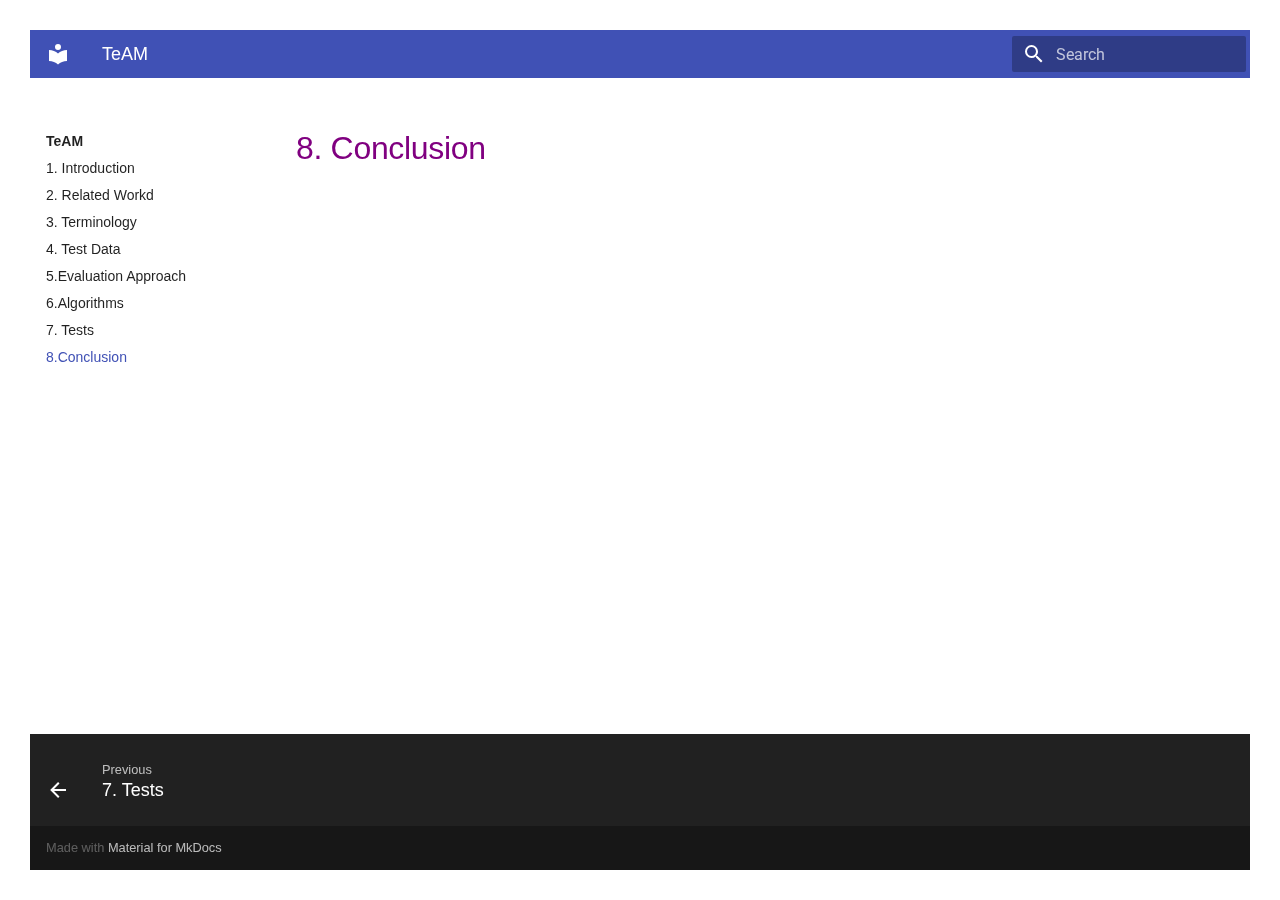
<file: 08.Conclusion/index.html>
<!doctype html>
<html lang="en" class="no-js">
  <head>
    
      <meta charset="utf-8">
      <meta name="viewport" content="width=device-width,initial-scale=1">
      
      
      
      <link rel="shortcut icon" href="../assets/images/favicon.png">
      <meta name="generator" content="mkdocs-1.1.2, mkdocs-material-6.0.1">
    
    
      
        <title>8.Conclusion - TeAM</title>
      
    
    
      <link rel="stylesheet" href="../assets/stylesheets/main.38780c08.min.css">
      
        
        <link rel="stylesheet" href="../assets/stylesheets/palette.3f72e892.min.css">
        
      
    
    
    
      
        
        <link href="https://fonts.gstatic.com" rel="preconnect" crossorigin>
        <link rel="stylesheet" href="https://fonts.googleapis.com/css?family=Roboto:300,400,400i,700%7CRoboto+Mono&display=fallback">
        <style>body,input{font-family:"Roboto",-apple-system,BlinkMacSystemFont,Helvetica,Arial,sans-serif}code,kbd,pre{font-family:"Roboto Mono",SFMono-Regular,Consolas,Menlo,monospace}</style>
      
    
    
    
      <link rel="stylesheet" href="../GitHub2.css">
    
    
      
    
    
  </head>
  
  
    
    
    
    
    
    <body dir="ltr" data-md-color-scheme="" data-md-color-primary="none" data-md-color-accent="none">
      
  
    <input class="md-toggle" data-md-toggle="drawer" type="checkbox" id="__drawer" autocomplete="off">
    <input class="md-toggle" data-md-toggle="search" type="checkbox" id="__search" autocomplete="off">
    <label class="md-overlay" for="__drawer"></label>
    <div data-md-component="skip">
      
        
        <a href="#8-conclusion" class="md-skip">
          Skip to content
        </a>
      
    </div>
    <div data-md-component="announce">
      
    </div>
    
      <header class="md-header" data-md-component="header">
  <nav class="md-header-nav md-grid" aria-label="Header">
    <a href=".." title="TeAM" class="md-header-nav__button md-logo" aria-label="TeAM">
      
  
  <svg xmlns="http://www.w3.org/2000/svg" viewBox="0 0 24 24"><path d="M12 8a3 3 0 003-3 3 3 0 00-3-3 3 3 0 00-3 3 3 3 0 003 3m0 3.54C9.64 9.35 6.5 8 3 8v11c3.5 0 6.64 1.35 9 3.54 2.36-2.19 5.5-3.54 9-3.54V8c-3.5 0-6.64 1.35-9 3.54z"/></svg>

    </a>
    <label class="md-header-nav__button md-icon" for="__drawer">
      <svg xmlns="http://www.w3.org/2000/svg" viewBox="0 0 24 24"><path d="M3 6h18v2H3V6m0 5h18v2H3v-2m0 5h18v2H3v-2z"/></svg>
    </label>
    <div class="md-header-nav__title" data-md-component="header-title">
      
        <div class="md-header-nav__ellipsis">
          <span class="md-header-nav__topic md-ellipsis">
            TeAM
          </span>
          <span class="md-header-nav__topic md-ellipsis">
            
              8.Conclusion
            
          </span>
        </div>
      
    </div>
    
      <label class="md-header-nav__button md-icon" for="__search">
        <svg xmlns="http://www.w3.org/2000/svg" viewBox="0 0 24 24"><path d="M9.5 3A6.5 6.5 0 0116 9.5c0 1.61-.59 3.09-1.56 4.23l.27.27h.79l5 5-1.5 1.5-5-5v-.79l-.27-.27A6.516 6.516 0 019.5 16 6.5 6.5 0 013 9.5 6.5 6.5 0 019.5 3m0 2C7 5 5 7 5 9.5S7 14 9.5 14 14 12 14 9.5 12 5 9.5 5z"/></svg>
      </label>
      
<div class="md-search" data-md-component="search" role="dialog">
  <label class="md-search__overlay" for="__search"></label>
  <div class="md-search__inner" role="search">
    <form class="md-search__form" name="search">
      <input type="text" class="md-search__input" name="query" aria-label="Search" placeholder="Search" autocapitalize="off" autocorrect="off" autocomplete="off" spellcheck="false" data-md-component="search-query" data-md-state="active">
      <label class="md-search__icon md-icon" for="__search">
        <svg xmlns="http://www.w3.org/2000/svg" viewBox="0 0 24 24"><path d="M9.5 3A6.5 6.5 0 0116 9.5c0 1.61-.59 3.09-1.56 4.23l.27.27h.79l5 5-1.5 1.5-5-5v-.79l-.27-.27A6.516 6.516 0 019.5 16 6.5 6.5 0 013 9.5 6.5 6.5 0 019.5 3m0 2C7 5 5 7 5 9.5S7 14 9.5 14 14 12 14 9.5 12 5 9.5 5z"/></svg>
        <svg xmlns="http://www.w3.org/2000/svg" viewBox="0 0 24 24"><path d="M20 11v2H8l5.5 5.5-1.42 1.42L4.16 12l7.92-7.92L13.5 5.5 8 11h12z"/></svg>
      </label>
      <button type="reset" class="md-search__icon md-icon" aria-label="Clear" data-md-component="search-reset" tabindex="-1">
        <svg xmlns="http://www.w3.org/2000/svg" viewBox="0 0 24 24"><path d="M19 6.41L17.59 5 12 10.59 6.41 5 5 6.41 10.59 12 5 17.59 6.41 19 12 13.41 17.59 19 19 17.59 13.41 12 19 6.41z"/></svg>
      </button>
    </form>
    <div class="md-search__output">
      <div class="md-search__scrollwrap" data-md-scrollfix>
        <div class="md-search-result" data-md-component="search-result">
          <div class="md-search-result__meta">
            Initializing search
          </div>
          <ol class="md-search-result__list"></ol>
        </div>
      </div>
    </div>
  </div>
</div>
    
    
  </nav>
</header>
    
    <div class="md-container" data-md-component="container">
      
      
        
      
      <main class="md-main" data-md-component="main">
        <div class="md-main__inner md-grid">
          
            
              <div class="md-sidebar md-sidebar--primary" data-md-component="navigation">
                <div class="md-sidebar__scrollwrap">
                  <div class="md-sidebar__inner">
                    <nav class="md-nav md-nav--primary" aria-label="Navigation" data-md-level="0">
  <label class="md-nav__title" for="__drawer">
    <a href=".." title="TeAM" class="md-nav__button md-logo" aria-label="TeAM">
      
  
  <svg xmlns="http://www.w3.org/2000/svg" viewBox="0 0 24 24"><path d="M12 8a3 3 0 003-3 3 3 0 00-3-3 3 3 0 00-3 3 3 3 0 003 3m0 3.54C9.64 9.35 6.5 8 3 8v11c3.5 0 6.64 1.35 9 3.54 2.36-2.19 5.5-3.54 9-3.54V8c-3.5 0-6.64 1.35-9 3.54z"/></svg>

    </a>
    TeAM
  </label>
  
  <ul class="md-nav__list" data-md-scrollfix>
    
      
      
      


  <li class="md-nav__item">
    <a href="../01.Introduction/" title="1. Introduction" class="md-nav__link">
      1. Introduction
    </a>
  </li>

    
      
      
      


  <li class="md-nav__item">
    <a href="../02.RelatedWork/" title="2. Related Workd" class="md-nav__link">
      2. Related Workd
    </a>
  </li>

    
      
      
      


  <li class="md-nav__item">
    <a href="../03.Terminology/" title="3. Terminology" class="md-nav__link">
      3. Terminology
    </a>
  </li>

    
      
      
      


  <li class="md-nav__item">
    <a href="../04.TestData/" title="4. Test Data" class="md-nav__link">
      4. Test Data
    </a>
  </li>

    
      
      
      


  <li class="md-nav__item">
    <a href="../05.EvaluationApproach/" title="5.Evaluation Approach" class="md-nav__link">
      5.Evaluation Approach
    </a>
  </li>

    
      
      
      


  <li class="md-nav__item">
    <a href="../06.Algorithms/" title="6.Algorithms" class="md-nav__link">
      6.Algorithms
    </a>
  </li>

    
      
      
      


  <li class="md-nav__item">
    <a href="../07.Tests/" title="7. Tests" class="md-nav__link">
      7. Tests
    </a>
  </li>

    
      
      
      

  


  <li class="md-nav__item md-nav__item--active">
    
    <input class="md-nav__toggle md-toggle" data-md-toggle="toc" type="checkbox" id="__toc">
    
      
    
    
    <a href="./" title="8.Conclusion" class="md-nav__link md-nav__link--active">
      8.Conclusion
    </a>
    
  </li>

    
  </ul>
</nav>
                  </div>
                </div>
              </div>
            
            
              <div class="md-sidebar md-sidebar--secondary" data-md-component="toc">
                <div class="md-sidebar__scrollwrap">
                  <div class="md-sidebar__inner">
                    
<nav class="md-nav md-nav--secondary" aria-label="Table of contents">
  
  
    
  
  
</nav>
                  </div>
                </div>
              </div>
            
          
          <div class="md-content">
            <article class="md-content__inner md-typeset">
              
                
                
                <h1 id="8-conclusion"><span style="color:purple">8. Conclusion</span><a class="headerlink" href="#8-conclusion" title="Permanent link">&para;</a></h1>
                
              
              
                


              
            </article>
          </div>
        </div>
      </main>
      
        
<footer class="md-footer">
  
    <div class="md-footer-nav">
      <nav class="md-footer-nav__inner md-grid" aria-label="Footer">
        
          <a href="../07.Tests/" title="7. Tests" class="md-footer-nav__link md-footer-nav__link--prev" rel="prev">
            <div class="md-footer-nav__button md-icon">
              <svg xmlns="http://www.w3.org/2000/svg" viewBox="0 0 24 24"><path d="M20 11v2H8l5.5 5.5-1.42 1.42L4.16 12l7.92-7.92L13.5 5.5 8 11h12z"/></svg>
            </div>
            <div class="md-footer-nav__title">
              <div class="md-ellipsis">
                <span class="md-footer-nav__direction">
                  Previous
                </span>
                7. Tests
              </div>
            </div>
          </a>
        
        
      </nav>
    </div>
  
  <div class="md-footer-meta md-typeset">
    <div class="md-footer-meta__inner md-grid">
      <div class="md-footer-copyright">
        
        Made with
        <a href="https://squidfunk.github.io/mkdocs-material/" target="_blank" rel="noopener">
          Material for MkDocs
        </a>
      </div>
      
    </div>
  </div>
</footer>
      
    </div>
    
      <script src="../assets/javascripts/vendor.77e55a48.min.js"></script>
      <script src="../assets/javascripts/bundle.aa3f9871.min.js"></script><script id="__lang" type="application/json">{"clipboard.copy": "Copy to clipboard", "clipboard.copied": "Copied to clipboard", "search.config.lang": "en", "search.config.pipeline": "trimmer, stopWordFilter", "search.config.separator": "[\\s\\-]+", "search.result.placeholder": "Type to start searching", "search.result.none": "No matching documents", "search.result.one": "1 matching document", "search.result.other": "# matching documents", "search.result.more.one": "1 more on this page", "search.result.more.other": "# more on this page", "search.result.term.missing": "Missing"}</script>
      
      <script>
        app = initialize({
          base: "..",
          features: ['navigation.instant', 'navigation.expand'],
          search: Object.assign({
            worker: "../assets/javascripts/worker/search.4ac00218.min.js"
          }, typeof search !== "undefined" && search)
        })
      </script>
      
    
  </body>
</html>
</file>
<file: GitHub2.css>
body {
  font-family: Garamond, Helvetica, arial, sans-serif;
  font-size: 14px;
  line-height: 1.6;
  padding-top: 10px;
  padding-bottom: 10px;
  background-color: white;
  padding: 30px; 
  text-align: justify}
  
h1 {
  font-size: 30px;
  color: red; }
  
  

h2 {
  font-size: 26px;
  border-bottom: 1px solid #cccccc;
  color: red; }

h3 {font-size: 24px; color: red;}

h4 {font-size: 22px; color: red;}

h5 {font-size: 20px; color: red;}

h6 {color: red; font-size: 14px; color: red;}

h7 {color: red; font-size: 12px; color: red;}
  

body > *:first-child {
  margin-top: 0 !important; }
body > *:last-child {
  margin-bottom: 0 !important; }
  

table {
  padding: 0; border-collapse: collapse; }
  
  table tr {
  	font-size: 11px;
    border-top: 1px solid #cccccc;
    background-color: white;
    margin: 0;
    padding: 0; }
    
    table tr:nth-child(2n) {
      background-color: #FEF5E7 ; 
     }
      
    table tr th {
      font-weight: bold;
      border: 1px solid #cccccc;
      margin: 0;
      padding: 6px 13px; 
      background-color: #F5CBA7;}
      
    table tr td {
      border: 1px solid #cccccc;
      margin: 0;
      padding: 6px 13px; }
      
    table tr th :first-child, table tr td :first-child {
      margin-top: 0; }
      
    table tr th :last-child, table tr td :last-child {
      margin-bottom: 0; }


.pln{color:#000}@media screen{.str{color:#080}.kwd{color:#008}.com{color:#800}.typ{color:#606}.lit{color:#066}.pun,.opn,.clo{color:#660}.tag{color:#008}.atn{color:#606}.atv{color:#080}.dec,.var{color:#606}.fun{color:red}}@media print,projection{.str{color:#060}.kwd{color:#006;font-weight:bold}.com{color:#600;font-style:italic}.typ{color:#404;font-weight:bold}.lit{color:#044}.pun,.opn,.clo{color:#440}.tag{color:#006;font-weight:bold}.atn{color:#404}.atv{color:#060}}pre.prettyprint{padding:2px;border:1px solid #888}ol.linenums{margin-top:0;margin-bottom:0}li.L0,li.L1,li.L2,li.L3,li.L5,li.L6,li.L7,li.L8{list-style-type:none}li.L1,li.L3,li.L5,li.L7,li.L9{background:#eee}
      
pre[data-language-display]:before {
  content: attr(data-language-display);
}
</file>
<file: assets/stylesheets/main.38780c08.min.css>
html{box-sizing:border-box;-webkit-text-size-adjust:none;-moz-text-size-adjust:none;-ms-text-size-adjust:none;text-size-adjust:none}*,*::before,*::after{box-sizing:inherit}body{margin:0}hr{box-sizing:content-box;overflow:visible}a,button,label,input{-webkit-tap-highlight-color:transparent}a{color:inherit;text-decoration:none}small{font-size:80%}sub,sup{line-height:1em}img{border-style:none}table{border-collapse:separate;border-spacing:0}td,th{font-weight:normal;vertical-align:top}button{margin:0;padding:0;font-size:inherit;background:transparent;border:0}input{border:0;outline:none}:root{--md-default-fg-color: hsla(0, 0%, 0%, 0.87);--md-default-fg-color--light: hsla(0, 0%, 0%, 0.54);--md-default-fg-color--lighter: hsla(0, 0%, 0%, 0.32);--md-default-fg-color--lightest: hsla(0, 0%, 0%, 0.07);--md-default-bg-color: hsla(0, 0%, 100%, 1);--md-default-bg-color--light: hsla(0, 0%, 100%, 0.7);--md-default-bg-color--lighter: hsla(0, 0%, 100%, 0.3);--md-default-bg-color--lightest: hsla(0, 0%, 100%, 0.12);--md-primary-fg-color: hsla(231, 48%, 48%, 1);--md-primary-fg-color--light: hsla(230, 44%, 64%, 1);--md-primary-fg-color--dark: hsla(232, 54%, 41%, 1);--md-primary-bg-color: hsla(0, 0%, 100%, 1);--md-primary-bg-color--light: hsla(0, 0%, 100%, 0.7);--md-accent-fg-color: hsla(231, 99%, 66%, 1);--md-accent-fg-color--transparent: hsla(231, 99%, 66%, 0.1);--md-accent-bg-color: hsla(0, 0%, 100%, 1);--md-accent-bg-color--light: hsla(0, 0%, 100%, 0.7)}:root>*{--md-code-fg-color: hsla(200, 18%, 26%, 1);--md-code-bg-color: hsla(0, 0%, 96%, 1);--md-code-hl-color: hsla(60, 100%, 50%, 0.5);--md-code-hl-number-color: hsla(0, 67%, 50%, 1);--md-code-hl-special-color: hsla(340, 83%, 47%, 1);--md-code-hl-function-color: hsla(291, 45%, 50%, 1);--md-code-hl-constant-color: hsla(250, 63%, 60%, 1);--md-code-hl-keyword-color: hsla(219, 54%, 51%, 1);--md-code-hl-string-color: hsla(150, 63%, 30%, 1);--md-code-hl-name-color: var(--md-code-fg-color);--md-code-hl-operator-color: var(--md-default-fg-color--light);--md-code-hl-punctuation-color: var(--md-default-fg-color--light);--md-code-hl-comment-color: var(--md-default-fg-color--light);--md-code-hl-generic-color: var(--md-default-fg-color--light);--md-code-hl-variable-color: var(--md-default-fg-color--light);--md-typeset-color: var(--md-default-fg-color);--md-typeset-a-color: var(--md-primary-fg-color);--md-typeset-mark-color: hsla(60, 100%, 50%, 0.5);--md-typeset-del-color: hsla(6, 90%, 60%, 0.15);--md-typeset-ins-color: hsla(150, 90%, 44%, 0.15);--md-typeset-kbd-color: hsla(0, 0%, 98%, 1);--md-typeset-kbd-accent-color: hsla(0, 100%, 100%, 1);--md-typeset-kbd-border-color: hsla(0, 0%, 72%, 1);--md-admonition-fg-color: var(--md-default-fg-color);--md-admonition-bg-color: var(--md-default-bg-color);--md-footer-fg-color: hsla(0, 0%, 100%, 1);--md-footer-fg-color--light: hsla(0, 0%, 100%, 0.7);--md-footer-fg-color--lighter: hsla(0, 0%, 100%, 0.3);--md-footer-bg-color: hsla(0, 0%, 0%, 0.87);--md-footer-bg-color--dark: hsla(0, 0%, 0%, 0.32)}.md-icon svg{display:block;width:1.2rem;height:1.2rem;margin:0 auto;fill:currentColor}body{-webkit-font-smoothing:antialiased;-moz-osx-font-smoothing:grayscale}body,input{color:var(--md-typeset-color);font-feature-settings:"kern","liga";font-family:-apple-system,BlinkMacSystemFont,Helvetica,Arial,sans-serif}code,pre,kbd{color:var(--md-typeset-color);font-feature-settings:"kern";font-family:SFMono-Regular,Consolas,Menlo,monospace}:root{--md-typeset-table--ascending: url('data:image/svg+xml;charset=utf-8,<svg xmlns="http://www.w3.org/2000/svg" viewBox="0 0 24 24"><path d="M11 4h2v12l5.5-5.5 1.42 1.42L12 19.84l-7.92-7.92L5.5 10.5 11 16V4z"/></svg>');--md-typeset-table--descending: url('data:image/svg+xml;charset=utf-8,<svg xmlns="http://www.w3.org/2000/svg" viewBox="0 0 24 24"><path d="M13 20h-2V8l-5.5 5.5-1.42-1.42L12 4.16l7.92 7.92-1.42 1.42L13 8v12z"/></svg>')}.md-typeset{font-size:.8rem;line-height:1.6;-webkit-print-color-adjust:exact;color-adjust:exact}@media print{.md-typeset{font-size:.68rem}}.md-typeset p,.md-typeset ul,.md-typeset ol,.md-typeset blockquote{margin:1em 0}.md-typeset h1{margin:0 0 1.25em;color:var(--md-default-fg-color--light);font-weight:300;font-size:2em;line-height:1.3;letter-spacing:-0.01em}.md-typeset h2{margin:1.6em 0 .64em;font-weight:300;font-size:1.5625em;line-height:1.4;letter-spacing:-0.01em}.md-typeset h3{margin:1.6em 0 .8em;font-weight:400;font-size:1.25em;line-height:1.5;letter-spacing:-0.01em}.md-typeset h2+h3{margin-top:.8em}.md-typeset h4{margin:1em 0;font-weight:700;letter-spacing:-0.01em}.md-typeset h5,.md-typeset h6{margin:1.25em 0;color:var(--md-default-fg-color--light);font-weight:700;font-size:.8em;letter-spacing:-0.01em}.md-typeset h5{text-transform:uppercase}.md-typeset hr{margin:1.5em 0;border-bottom:.05rem dotted var(--md-default-fg-color--lighter)}.md-typeset a{color:var(--md-typeset-a-color);word-break:break-word}.md-typeset a,.md-typeset a::before{transition:color 125ms}.md-typeset a:focus,.md-typeset a:hover{color:var(--md-accent-fg-color)}.md-typeset code,.md-typeset pre,.md-typeset kbd{color:var(--md-code-fg-color);direction:ltr}@media print{.md-typeset code,.md-typeset pre,.md-typeset kbd{white-space:pre-wrap}}.md-typeset code{padding:0 .2941176471em;font-size:.85em;word-break:break-word;background-color:var(--md-code-bg-color);border-radius:.1rem;-webkit-box-decoration-break:clone;box-decoration-break:clone}.md-typeset h1 code,.md-typeset h2 code,.md-typeset h3 code,.md-typeset h4 code,.md-typeset h5 code,.md-typeset h6 code{margin:initial;padding:initial;background-color:transparent;box-shadow:none}.md-typeset a>code{color:currentColor}.md-typeset pre{position:relative;margin:1em 0;line-height:1.4}.md-typeset pre>code{display:block;margin:0;padding:.7720588235em 1.1764705882em;overflow:auto;word-break:normal;box-shadow:none;-webkit-box-decoration-break:slice;box-decoration-break:slice;touch-action:auto;scrollbar-width:thin;scrollbar-color:var(--md-default-fg-color--lighter) transparent}.md-typeset pre>code:hover{scrollbar-color:var(--md-accent-fg-color) transparent}.md-typeset pre>code::-webkit-scrollbar{width:.2rem;height:.2rem}.md-typeset pre>code::-webkit-scrollbar-thumb{background-color:var(--md-default-fg-color--lighter)}.md-typeset pre>code::-webkit-scrollbar-thumb:hover{background-color:var(--md-accent-fg-color)}@media screen and (max-width: 44.9375em){.md-typeset>pre{margin:1em -0.8rem}.md-typeset>pre code{border-radius:0}}.md-typeset kbd{display:inline-block;padding:0 .6666666667em;color:var(--md-default-fg-color);font-size:.75em;vertical-align:text-top;word-break:break-word;background-color:var(--md-typeset-kbd-color);border-radius:.1rem;box-shadow:0 .1rem 0 .05rem var(--md-typeset-kbd-border-color),0 .1rem 0 var(--md-typeset-kbd-border-color),0 -0.1rem .2rem var(--md-typeset-kbd-accent-color) inset}.md-typeset mark{color:inherit;word-break:break-word;background-color:var(--md-typeset-mark-color);-webkit-box-decoration-break:clone;box-decoration-break:clone}.md-typeset abbr{text-decoration:none;border-bottom:.05rem dotted var(--md-default-fg-color--light);cursor:help}@media(hover: none){.md-typeset abbr{position:relative}.md-typeset abbr[title]:focus::after,.md-typeset abbr[title]:hover::after{box-shadow:0 2px 2px 0 rgba(0,0,0,.14),0 1px 5px 0 rgba(0,0,0,.12),0 3px 1px -2px rgba(0,0,0,.2);position:absolute;left:0;display:inline-block;width:auto;min-width:-webkit-max-content;min-width:-moz-max-content;min-width:max-content;max-width:80%;margin-top:2em;padding:.2rem .3rem;color:var(--md-default-bg-color);font-size:.7rem;background:var(--md-default-fg-color);border-radius:.1rem;content:attr(title)}}.md-typeset small{opacity:.75}.md-typeset sup,.md-typeset sub{margin-left:.078125em}[dir=rtl] .md-typeset sup,[dir=rtl] .md-typeset sub{margin-right:.078125em;margin-left:initial}.md-typeset blockquote{padding-left:.6rem;color:var(--md-default-fg-color--light);border-left:.2rem solid var(--md-default-fg-color--lighter)}[dir=rtl] .md-typeset blockquote{padding-right:.6rem;padding-left:initial;border-right:.2rem solid var(--md-default-fg-color--lighter);border-left:initial}.md-typeset ul{list-style-type:disc}.md-typeset ul,.md-typeset ol{margin-left:.625em;padding:0}[dir=rtl] .md-typeset ul,[dir=rtl] .md-typeset ol{margin-right:.625em;margin-left:initial}.md-typeset ul ol,.md-typeset ol ol{list-style-type:lower-alpha}.md-typeset ul ol ol,.md-typeset ol ol ol{list-style-type:lower-roman}.md-typeset ul li,.md-typeset ol li{margin-bottom:.5em;margin-left:1.25em}[dir=rtl] .md-typeset ul li,[dir=rtl] .md-typeset ol li{margin-right:1.25em;margin-left:initial}.md-typeset ul li p,.md-typeset ul li blockquote,.md-typeset ol li p,.md-typeset ol li blockquote{margin:.5em 0}.md-typeset ul li:last-child,.md-typeset ol li:last-child{margin-bottom:0}.md-typeset ul li ul,.md-typeset ul li ol,.md-typeset ol li ul,.md-typeset ol li ol{margin:.5em 0 .5em .625em}[dir=rtl] .md-typeset ul li ul,[dir=rtl] .md-typeset ul li ol,[dir=rtl] .md-typeset ol li ul,[dir=rtl] .md-typeset ol li ol{margin-right:.625em;margin-left:initial}.md-typeset dd{margin:1em 0 1.5em 1.875em}[dir=rtl] .md-typeset dd{margin-right:1.875em;margin-left:initial}.md-typeset img,.md-typeset svg{max-width:100%;height:auto}.md-typeset img[align=left],.md-typeset svg[align=left]{margin:1em;margin-left:0}.md-typeset img[align=right],.md-typeset svg[align=right]{margin:1em;margin-right:0}.md-typeset img[align]:only-child,.md-typeset svg[align]:only-child{margin-top:0}.md-typeset figure{width:-webkit-fit-content;width:-moz-fit-content;width:fit-content;max-width:100%;margin:0 auto;text-align:center}.md-typeset figcaption{max-width:24rem;margin:.5em auto 2em;font-style:italic}.md-typeset iframe{max-width:100%}.md-typeset table:not([class]){display:inline-block;max-width:100%;overflow:auto;font-size:.64rem;background:var(--md-default-bg-color);border-radius:.1rem;box-shadow:0 .2rem .5rem rgba(0,0,0,.05),0 0 .05rem rgba(0,0,0,.1);touch-action:auto}@media print{.md-typeset table:not([class]){display:table}}.md-typeset table:not([class])+*{margin-top:1.5em}.md-typeset table:not([class]) th>*:first-child,.md-typeset table:not([class]) td>*:first-child{margin-top:0}.md-typeset table:not([class]) th>*:last-child,.md-typeset table:not([class]) td>*:last-child{margin-bottom:0}.md-typeset table:not([class]) th:not([align]),.md-typeset table:not([class]) td:not([align]){text-align:left}[dir=rtl] .md-typeset table:not([class]) th:not([align]),[dir=rtl] .md-typeset table:not([class]) td:not([align]){text-align:right}.md-typeset table:not([class]) th{min-width:5rem;padding:.9375em 1.25em;color:var(--md-default-bg-color);vertical-align:top;background-color:var(--md-default-fg-color--light)}.md-typeset table:not([class]) th a{color:inherit}.md-typeset table:not([class]) td{padding:.9375em 1.25em;vertical-align:top;border-top:.05rem solid var(--md-default-fg-color--lightest)}.md-typeset table:not([class]) tr{transition:background-color 125ms}.md-typeset table:not([class]) tr:hover{background-color:rgba(0,0,0,.035);box-shadow:0 .05rem 0 var(--md-default-bg-color) inset}.md-typeset table:not([class]) tr:first-child td{border-top:0}.md-typeset table:not([class]) a{word-break:normal}.md-typeset table th[role=columnheader]{cursor:pointer}.md-typeset table th[role=columnheader]::after{display:inline-block;width:1.2em;height:1.2em;margin-left:.5em;vertical-align:sub;-webkit-mask-repeat:no-repeat;mask-repeat:no-repeat;content:" "}.md-typeset table th[role=columnheader][aria-sort=ascending]::after{background-color:currentColor;-webkit-mask-image:var(--md-typeset-table--ascending);mask-image:var(--md-typeset-table--ascending)}.md-typeset table th[role=columnheader][aria-sort=descending]::after{background-color:currentColor;-webkit-mask-image:var(--md-typeset-table--descending);mask-image:var(--md-typeset-table--descending)}.md-typeset__scrollwrap{margin:1em -0.8rem;overflow-x:auto;touch-action:auto}.md-typeset__table{display:inline-block;margin-bottom:.5em;padding:0 .8rem}@media print{.md-typeset__table{display:block}}html .md-typeset__table table{display:table;width:100%;margin:0;overflow:hidden}html{height:100%;overflow-x:hidden;font-size:125%}@media screen and (min-width: 100em){html{font-size:137.5%}}@media screen and (min-width: 125em){html{font-size:150%}}body{position:relative;display:flex;flex-direction:column;width:100%;min-height:100%;font-size:.5rem;background-color:var(--md-default-bg-color)}@media screen and (max-width: 59.9375em){body[data-md-state=lock]{position:fixed}}@media print{body{display:block}}hr{display:block;height:.05rem;padding:0;border:0}.md-grid{max-width:61rem;margin-right:auto;margin-left:auto}.md-container{display:flex;flex-direction:column;flex-grow:1}@media print{.md-container{display:block}}.md-main{flex-grow:1}.md-main__inner{display:flex;height:100%;margin-top:1.5rem}.md-ellipsis{display:block;overflow:hidden;white-space:nowrap;text-overflow:ellipsis}.md-toggle{display:none}.md-overlay{position:fixed;top:0;z-index:3;width:0;height:0;background-color:rgba(0,0,0,.54);opacity:0;transition:width 0ms 250ms,height 0ms 250ms,opacity 250ms}@media screen and (max-width: 76.1875em){[data-md-toggle=drawer]:checked~.md-overlay{width:100%;height:100%;opacity:1;transition:width 0ms,height 0ms,opacity 250ms}}.md-skip{position:fixed;z-index:-1;margin:.5rem;padding:.3rem .5rem;color:var(--md-default-bg-color);font-size:.64rem;background-color:var(--md-default-fg-color);border-radius:.1rem;transform:translateY(0.4rem);opacity:0}.md-skip:focus{z-index:10;transform:translateY(0);opacity:1;transition:transform 250ms cubic-bezier(0.4, 0, 0.2, 1),opacity 175ms 75ms}@page{margin:25mm}.md-announce{overflow:auto;background-color:var(--md-footer-bg-color)}.md-announce__inner{margin:.6rem auto;padding:0 .8rem;color:var(--md-footer-fg-color);font-size:.7rem}@media print{.md-announce{display:none}}.md-typeset .md-button{display:inline-block;padding:.625em 2em;color:var(--md-primary-fg-color);font-weight:700;border:.1rem solid currentColor;border-radius:.1rem;transition:color 125ms,background-color 125ms,border-color 125ms}.md-typeset .md-button--primary{color:var(--md-primary-bg-color);background-color:var(--md-primary-fg-color);border-color:var(--md-primary-fg-color)}.md-typeset .md-button:focus,.md-typeset .md-button:hover{color:var(--md-accent-bg-color);background-color:var(--md-accent-fg-color);border-color:var(--md-accent-fg-color)}:root{--md-clipboard-icon: url('data:image/svg+xml;charset=utf-8,<svg xmlns="http://www.w3.org/2000/svg" viewBox="0 0 24 24"><path d="M19 21H8V7h11m0-2H8a2 2 0 00-2 2v14a2 2 0 002 2h11a2 2 0 002-2V7a2 2 0 00-2-2m-3-4H4a2 2 0 00-2 2v14h2V3h12V1z"/></svg>')}.md-clipboard{position:absolute;top:.5em;right:.5em;z-index:1;width:1.5em;height:1.5em;color:var(--md-default-fg-color--lightest);border-radius:.1rem;cursor:pointer;transition:color 125ms}@media print{.md-clipboard{display:none}}.md-clipboard::after{display:block;width:1.125em;height:1.125em;margin:0 auto;background-color:currentColor;-webkit-mask-image:var(--md-clipboard-icon);mask-image:var(--md-clipboard-icon);-webkit-mask-repeat:no-repeat;mask-repeat:no-repeat;content:""}pre:hover .md-clipboard{color:var(--md-default-fg-color--light)}pre .md-clipboard:focus,pre .md-clipboard:hover{color:var(--md-accent-fg-color)}.md-content{flex:1;max-width:100%}@media screen and (min-width: 60em)and (max-width: 76.1875em){.md-content{max-width:calc(100% - 12.1rem)}}@media screen and (min-width: 76.25em){.md-content{max-width:calc(100% - 12.1rem * 2)}}.md-content__inner{margin:0 .8rem 1.2rem;padding-top:.6rem}@media screen and (min-width: 76.25em){.md-content__inner{margin-right:1.2rem;margin-left:1.2rem}}.md-content__inner::before{display:block;height:.4rem;content:""}.md-content__inner>:last-child{margin-bottom:0}.md-content__button{float:right;margin:.4rem 0;margin-left:.4rem;padding:0}[dir=rtl] .md-content__button{float:left;margin-right:.4rem;margin-left:initial}[dir=rtl] .md-content__button svg{transform:scaleX(-1)}.md-typeset .md-content__button{color:var(--md-default-fg-color--lighter)}.md-content__button svg{display:inline;vertical-align:top}@media print{.md-content__button{display:none}}.md-dialog{box-shadow:0 2px 2px 0 rgba(0,0,0,.14),0 1px 5px 0 rgba(0,0,0,.12),0 3px 1px -2px rgba(0,0,0,.2);position:fixed;right:.8rem;bottom:.8rem;left:initial;z-index:2;display:block;min-width:11.1rem;padding:.4rem .6rem;color:var(--md-default-bg-color);font-size:.7rem;background:var(--md-default-fg-color);border:none;border-radius:.1rem;transform:translateY(100%);opacity:0;transition:transform 0ms 400ms,opacity 400ms}[dir=rtl] .md-dialog{right:initial;left:.8rem}.md-dialog[data-md-state=open]{transform:translateY(0);opacity:1;transition:transform 400ms cubic-bezier(0.075, 0.85, 0.175, 1),opacity 400ms}@media print{.md-dialog{display:none}}.md-header{position:-webkit-sticky;position:sticky;top:0;right:0;left:0;z-index:2;height:2.4rem;color:var(--md-primary-bg-color);background-color:var(--md-primary-fg-color);box-shadow:0 0 .2rem rgba(0,0,0,0),0 .2rem .4rem rgba(0,0,0,0);transition:color 250ms,background-color 250ms}.no-js .md-header{box-shadow:none;transition:none}.md-header[data-md-state=shadow]{box-shadow:0 0 .2rem rgba(0,0,0,.1),0 .2rem .4rem rgba(0,0,0,.2);transition:color 250ms,background-color 250ms,box-shadow 250ms}@media print{.md-header{display:none}}.md-header-nav{display:flex;padding:0 .2rem}.md-header-nav__button{position:relative;z-index:1;display:block;margin:.2rem;padding:.4rem;cursor:pointer;transition:opacity 250ms}[dir=rtl] .md-header-nav__button svg{transform:scaleX(-1)}.md-header-nav__button:focus,.md-header-nav__button:hover{opacity:.7}.md-header-nav__button.md-logo{margin:.2rem;padding:.4rem}.md-header-nav__button.md-logo img,.md-header-nav__button.md-logo svg{display:block;width:1.2rem;height:1.2rem;fill:currentColor}.no-js .md-header-nav__button[for=__search]{display:none}@media screen and (min-width: 60em){.md-header-nav__button[for=__search]{display:none}}@media screen and (max-width: 76.1875em){.md-header-nav__button.md-logo{display:none}}@media screen and (min-width: 76.25em){.md-header-nav__button[for=__drawer]{display:none}}.md-header-nav__topic{position:absolute;width:100%;transition:transform 400ms cubic-bezier(0.1, 0.7, 0.1, 1),opacity 150ms}.md-header-nav__topic+.md-header-nav__topic{z-index:-1;transform:translateX(1.25rem);opacity:0;transition:transform 400ms cubic-bezier(1, 0.7, 0.1, 0.1),opacity 150ms;pointer-events:none}[dir=rtl] .md-header-nav__topic+.md-header-nav__topic{transform:translateX(-1.25rem)}.no-js .md-header-nav__topic{position:initial}.no-js .md-header-nav__topic+.md-header-nav__topic{display:none}.md-header-nav__title{flex-grow:1;padding:0 1rem;font-size:.9rem;line-height:2.4rem}.md-header-nav__title[data-md-state=active] .md-header-nav__topic{z-index:-1;transform:translateX(-1.25rem);opacity:0;transition:transform 400ms cubic-bezier(1, 0.7, 0.1, 0.1),opacity 150ms;pointer-events:none}[dir=rtl] .md-header-nav__title[data-md-state=active] .md-header-nav__topic{transform:translateX(1.25rem)}.md-header-nav__title[data-md-state=active] .md-header-nav__topic+.md-header-nav__topic{z-index:0;transform:translateX(0);opacity:1;transition:transform 400ms cubic-bezier(0.1, 0.7, 0.1, 1),opacity 150ms;pointer-events:initial}.md-header-nav__title>.md-header-nav__ellipsis{position:relative;width:100%;height:100%}.md-header-nav__source{display:none}@media screen and (min-width: 60em){.md-header-nav__source{display:block;width:11.7rem;max-width:11.7rem;margin-left:1rem}[dir=rtl] .md-header-nav__source{margin-right:1rem;margin-left:initial}}@media screen and (min-width: 76.25em){.md-header-nav__source{margin-left:1.4rem}[dir=rtl] .md-header-nav__source{margin-right:1.4rem}}.md-footer{color:var(--md-footer-fg-color);background-color:var(--md-footer-bg-color)}@media print{.md-footer{display:none}}.md-footer-nav__inner{padding:.2rem;overflow:auto}.md-footer-nav__link{display:flex;padding-top:1.4rem;padding-bottom:.4rem;transition:opacity 250ms}@media screen and (min-width: 45em){.md-footer-nav__link{width:50%}}.md-footer-nav__link:focus,.md-footer-nav__link:hover{opacity:.7}.md-footer-nav__link--prev{float:left}[dir=rtl] .md-footer-nav__link--prev{float:right}[dir=rtl] .md-footer-nav__link--prev svg{transform:scaleX(-1)}@media screen and (max-width: 44.9375em){.md-footer-nav__link--prev{width:25%}.md-footer-nav__link--prev .md-footer-nav__title{display:none}}.md-footer-nav__link--next{float:right;text-align:right}[dir=rtl] .md-footer-nav__link--next{float:left;text-align:left}[dir=rtl] .md-footer-nav__link--next svg{transform:scaleX(-1)}@media screen and (max-width: 44.9375em){.md-footer-nav__link--next{width:75%}}.md-footer-nav__title{position:relative;flex-grow:1;max-width:calc(100% - 2.4rem);padding:0 1rem;font-size:.9rem;line-height:2.4rem}.md-footer-nav__button{margin:.2rem;padding:.4rem}.md-footer-nav__direction{position:absolute;right:0;left:0;margin-top:-1rem;padding:0 1rem;font-size:.64rem;opacity:.7}.md-footer-meta{background-color:var(--md-footer-bg-color--dark)}.md-footer-meta__inner{display:flex;flex-wrap:wrap;justify-content:space-between;padding:.2rem}html .md-footer-meta.md-typeset a{color:var(--md-footer-fg-color--light)}html .md-footer-meta.md-typeset a:focus,html .md-footer-meta.md-typeset a:hover{color:var(--md-footer-fg-color)}.md-footer-copyright{width:100%;margin:auto .6rem;padding:.4rem 0;color:var(--md-footer-fg-color--lighter);font-size:.64rem}@media screen and (min-width: 45em){.md-footer-copyright{width:auto}}.md-footer-copyright__highlight{color:var(--md-footer-fg-color--light)}.md-footer-social{margin:0 .4rem;padding:.2rem 0 .6rem}@media screen and (min-width: 45em){.md-footer-social{padding:.6rem 0}}.md-footer-social__link{display:inline-block;width:1.6rem;height:1.6rem;text-align:center}.md-footer-social__link::before{line-height:1.9}.md-footer-social__link svg{max-height:.8rem;vertical-align:-25%;fill:currentColor}:root{--md-nav-icon--prev: url('data:image/svg+xml;charset=utf-8,<svg xmlns="http://www.w3.org/2000/svg" viewBox="0 0 24 24"><path d="M20 11v2H8l5.5 5.5-1.42 1.42L4.16 12l7.92-7.92L13.5 5.5 8 11h12z"/></svg>');--md-nav-icon--next: url('data:image/svg+xml;charset=utf-8,<svg xmlns="http://www.w3.org/2000/svg" viewBox="0 0 24 24"><path d="M8.59 16.58L13.17 12 8.59 7.41 10 6l6 6-6 6-1.41-1.42z"/></svg>');--md-toc-icon: url('data:image/svg+xml;charset=utf-8,<svg xmlns="http://www.w3.org/2000/svg" viewBox="0 0 24 24"><path d="M3 9h14V7H3v2m0 4h14v-2H3v2m0 4h14v-2H3v2m16 0h2v-2h-2v2m0-10v2h2V7h-2m0 6h2v-2h-2v2z"/></svg>')}.md-nav{font-size:.7rem;line-height:1.3}.md-nav__title{display:block;padding:0 .6rem;overflow:hidden;font-weight:700;text-overflow:ellipsis}.md-nav__title .md-nav__button{display:none}.md-nav__title .md-nav__button img{width:100%;height:auto}.md-nav__title .md-nav__button.md-logo img,.md-nav__title .md-nav__button.md-logo svg{display:block;width:2.4rem;height:2.4rem}.md-nav__title .md-nav__button.md-logo svg{fill:currentColor}.md-nav__list{margin:0;padding:0;list-style:none}.md-nav__item{padding:0 .6rem}.md-nav__item:last-child{padding-bottom:.6rem}.md-nav__item .md-nav__item{padding-right:0}[dir=rtl] .md-nav__item .md-nav__item{padding-right:.6rem;padding-left:0}.md-nav__item .md-nav__item:last-child{padding-bottom:0}.md-nav__link{display:block;margin-top:.625em;overflow:hidden;text-overflow:ellipsis;cursor:pointer;transition:color 125ms;scroll-snap-align:start}html .md-nav__link[for=__toc]{display:none}html .md-nav__link[for=__toc]~.md-nav{display:none}.md-nav__link[data-md-state=blur]{color:var(--md-default-fg-color--light)}.md-nav__item .md-nav__link--active{color:var(--md-typeset-a-color)}.md-nav__item--nested>.md-nav__link{color:inherit}.md-nav__link:focus,.md-nav__link:hover{color:var(--md-accent-fg-color)}.md-nav__source{display:none}@media screen and (max-width: 76.1875em){.md-nav{background-color:var(--md-default-bg-color)}.md-nav--primary,.md-nav--primary .md-nav{position:absolute;top:0;right:0;left:0;z-index:1;display:flex;flex-direction:column;height:100%}.md-nav--primary .md-nav__title,.md-nav--primary .md-nav__item{font-size:.8rem;line-height:1.5}.md-nav--primary .md-nav__title{position:relative;height:5.6rem;padding:3rem .8rem .2rem;color:var(--md-default-fg-color--light);font-weight:400;line-height:2.4rem;white-space:nowrap;background-color:var(--md-default-fg-color--lightest);cursor:pointer}.md-nav--primary .md-nav__title .md-nav__icon{position:absolute;top:.4rem;left:.4rem;display:block;width:1.2rem;height:1.2rem;margin:.2rem}.md-nav--primary .md-nav__title .md-nav__icon::after{display:block;width:100%;height:100%;background-color:currentColor;-webkit-mask-image:var(--md-nav-icon--prev);mask-image:var(--md-nav-icon--prev);-webkit-mask-repeat:no-repeat;mask-repeat:no-repeat;content:""}[dir=rtl] .md-nav--primary .md-nav__title .md-nav__icon{right:.4rem;left:initial}.md-nav--primary .md-nav__title~.md-nav__list{overflow-y:auto;background-color:var(--md-default-bg-color);box-shadow:0 .05rem 0 var(--md-default-fg-color--lightest) inset;-webkit-scroll-snap-type:y mandatory;-ms-scroll-snap-type:y mandatory;scroll-snap-type:y mandatory;touch-action:pan-y}.md-nav--primary .md-nav__title~.md-nav__list>.md-nav__item:first-child{border-top:0}.md-nav--primary .md-nav__title[for=__drawer]{position:relative;color:var(--md-primary-bg-color);background-color:var(--md-primary-fg-color)}.md-nav--primary .md-nav__title[for=__drawer] .md-nav__button{position:absolute;top:.2rem;left:.2rem;display:block;margin:.2rem;padding:.4rem;font-size:2.4rem}html [dir=rtl] .md-nav--primary .md-nav__title[for=__drawer] .md-nav__button{right:.2rem;left:initial}.md-nav--primary .md-nav__list{flex:1}.md-nav--primary .md-nav__item{padding:0;border-top:.05rem solid var(--md-default-fg-color--lightest)}[dir=rtl] .md-nav--primary .md-nav__item{padding:0}.md-nav--primary .md-nav__item--nested>.md-nav__link{padding-right:2.4rem}[dir=rtl] .md-nav--primary .md-nav__item--nested>.md-nav__link{padding-right:.8rem;padding-left:2.4rem}.md-nav--primary .md-nav__item--active>.md-nav__link{color:var(--md-typeset-a-color)}.md-nav--primary .md-nav__item--active>.md-nav__link:focus,.md-nav--primary .md-nav__item--active>.md-nav__link:hover{color:var(--md-accent-fg-color)}.md-nav--primary .md-nav__link{position:relative;margin-top:0;padding:.6rem .8rem}.md-nav--primary .md-nav__link .md-nav__icon{position:absolute;top:50%;right:.6rem;width:1.2rem;height:1.2rem;margin-top:-0.6rem;color:inherit;font-size:1.2rem}.md-nav--primary .md-nav__link .md-nav__icon::after{display:block;width:100%;height:100%;background-color:currentColor;-webkit-mask-image:var(--md-nav-icon--next);mask-image:var(--md-nav-icon--next);-webkit-mask-repeat:no-repeat;mask-repeat:no-repeat;content:""}[dir=rtl] .md-nav--primary .md-nav__link .md-nav__icon{right:initial;left:.6rem}[dir=rtl] .md-nav--primary .md-nav__icon::after{transform:scale(-1)}.md-nav--primary .md-nav--secondary .md-nav__link{position:static}.md-nav--primary .md-nav--secondary .md-nav{position:static;background-color:transparent}.md-nav--primary .md-nav--secondary .md-nav .md-nav__link{padding-left:1.4rem}[dir=rtl] .md-nav--primary .md-nav--secondary .md-nav .md-nav__link{padding-right:1.4rem;padding-left:initial}.md-nav--primary .md-nav--secondary .md-nav .md-nav .md-nav__link{padding-left:2rem}[dir=rtl] .md-nav--primary .md-nav--secondary .md-nav .md-nav .md-nav__link{padding-right:2rem;padding-left:initial}.md-nav--primary .md-nav--secondary .md-nav .md-nav .md-nav .md-nav__link{padding-left:2.6rem}[dir=rtl] .md-nav--primary .md-nav--secondary .md-nav .md-nav .md-nav .md-nav__link{padding-right:2.6rem;padding-left:initial}.md-nav--primary .md-nav--secondary .md-nav .md-nav .md-nav .md-nav .md-nav__link{padding-left:3.2rem}[dir=rtl] .md-nav--primary .md-nav--secondary .md-nav .md-nav .md-nav .md-nav .md-nav__link{padding-right:3.2rem;padding-left:initial}.md-nav__toggle~.md-nav{display:flex;transform:translateX(100%);opacity:0;transition:transform 250ms cubic-bezier(0.8, 0, 0.6, 1),opacity 125ms 50ms}[dir=rtl] .md-nav__toggle~.md-nav{transform:translateX(-100%)}.md-nav__toggle:checked~.md-nav{transform:translateX(0);opacity:1;transition:transform 250ms cubic-bezier(0.4, 0, 0.2, 1),opacity 125ms 125ms}.md-nav__toggle:checked~.md-nav>.md-nav__list{-webkit-backface-visibility:hidden;backface-visibility:hidden}}@media screen and (max-width: 59.9375em){html .md-nav__link[for=__toc]{display:block;padding-right:2.4rem}html .md-nav__link[for=__toc]+.md-nav__link{display:none}html .md-nav__link[for=__toc] .md-icon::after{display:block;width:100%;height:100%;-webkit-mask-image:var(--md-toc-icon);mask-image:var(--md-toc-icon);background-color:currentColor;content:""}html .md-nav__link[for=__toc]~.md-nav{display:flex}html [dir=rtl] .md-nav__link{padding-right:.8rem;padding-left:2.4rem}.md-nav__source{display:block;padding:0 .2rem;color:var(--md-primary-bg-color);background-color:var(--md-primary-fg-color--dark)}}@media screen and (min-width: 60em){.md-nav--secondary .md-nav__title[for=__toc]{scroll-snap-align:start}.md-nav--secondary .md-nav__title .md-nav__icon{display:none}}@media screen and (min-width: 76.25em){.md-nav{transition:max-height 250ms cubic-bezier(0.86, 0, 0.07, 1)}.md-nav--primary .md-nav__title[for=__drawer]{scroll-snap-align:start}.md-nav--primary .md-nav__title .md-nav__icon{display:none}.md-nav__toggle~.md-nav{display:none}.md-nav__toggle:checked~.md-nav{display:block}.md-nav__item--nested>.md-nav>.md-nav__title{display:none}.md-nav__icon{float:right;width:.9rem;height:.9rem;transition:transform 250ms}[dir=rtl] .md-nav__icon{float:left;transform:rotate(180deg)}.md-nav__icon::after{display:inline-block;width:100%;height:100%;vertical-align:-0.1rem;background-color:currentColor;-webkit-mask-image:var(--md-nav-icon--next);mask-image:var(--md-nav-icon--next);-webkit-mask-repeat:no-repeat;mask-repeat:no-repeat;content:""}.md-nav__item--nested .md-nav__toggle:checked~.md-nav__link .md-nav__icon{transform:rotate(90deg)}}:root{--md-search-result-icon: url('data:image/svg+xml;charset=utf-8,<svg xmlns="http://www.w3.org/2000/svg" viewBox="0 0 24 24"><path d="M14 2H6a2 2 0 00-2 2v16a2 2 0 002 2h7c-.41-.25-.8-.56-1.14-.9-.33-.33-.61-.7-.86-1.1H6V4h7v5h5v1.18c.71.16 1.39.43 2 .82V8l-6-6m6.31 16.9c1.33-2.11.69-4.9-1.4-6.22-2.11-1.33-4.91-.68-6.22 1.4-1.34 2.11-.69 4.89 1.4 6.22 1.46.93 3.32.93 4.79.02L22 23.39 23.39 22l-3.08-3.1m-3.81.1a2.5 2.5 0 01-2.5-2.5 2.5 2.5 0 012.5-2.5 2.5 2.5 0 012.5 2.5 2.5 2.5 0 01-2.5 2.5z"/></svg>')}.md-search{position:relative}.no-js .md-search{display:none}@media screen and (min-width: 60em){.md-search{padding:.2rem 0}}.md-search__overlay{z-index:1;opacity:0}@media screen and (max-width: 59.9375em){.md-search__overlay{position:absolute;top:.2rem;left:-2.2rem;width:2rem;height:2rem;overflow:hidden;background-color:var(--md-default-bg-color);border-radius:1rem;transform-origin:center;transition:transform 300ms 100ms,opacity 200ms 200ms;pointer-events:none}[dir=rtl] .md-search__overlay{right:-2.2rem;left:initial}[data-md-toggle=search]:checked~.md-header .md-search__overlay{opacity:1;transition:transform 400ms,opacity 100ms}}@media screen and (max-width: 29.9375em){[data-md-toggle=search]:checked~.md-header .md-search__overlay{transform:scale(45)}}@media screen and (min-width: 30em)and (max-width: 44.9375em){[data-md-toggle=search]:checked~.md-header .md-search__overlay{transform:scale(60)}}@media screen and (min-width: 45em)and (max-width: 59.9375em){[data-md-toggle=search]:checked~.md-header .md-search__overlay{transform:scale(75)}}@media screen and (min-width: 60em){.md-search__overlay{position:fixed;top:0;left:0;width:0;height:0;background-color:rgba(0,0,0,.54);cursor:pointer;transition:width 0ms 250ms,height 0ms 250ms,opacity 250ms}[dir=rtl] .md-search__overlay{right:0;left:initial}[data-md-toggle=search]:checked~.md-header .md-search__overlay{width:100%;height:100%;opacity:1;transition:width 0ms,height 0ms,opacity 250ms}}.md-search__inner{-webkit-backface-visibility:hidden;backface-visibility:hidden}@media screen and (max-width: 59.9375em){.md-search__inner{position:fixed;top:0;left:100%;z-index:2;width:100%;height:100%;transform:translateX(5%);opacity:0;transition:right 0ms 300ms,left 0ms 300ms,transform 150ms 150ms cubic-bezier(0.4, 0, 0.2, 1),opacity 150ms 150ms}[data-md-toggle=search]:checked~.md-header .md-search__inner{left:0;transform:translateX(0);opacity:1;transition:right 0ms 0ms,left 0ms 0ms,transform 150ms 150ms cubic-bezier(0.1, 0.7, 0.1, 1),opacity 150ms 150ms}[dir=rtl] [data-md-toggle=search]:checked~.md-header .md-search__inner{right:0;left:initial}html [dir=rtl] .md-search__inner{right:100%;left:initial;transform:translateX(-5%)}}@media screen and (min-width: 60em){.md-search__inner{position:relative;float:right;width:11.7rem;padding:.1rem 0;transition:width 250ms cubic-bezier(0.1, 0.7, 0.1, 1)}[dir=rtl] .md-search__inner{float:left}}@media screen and (min-width: 60em)and (max-width: 76.1875em){[data-md-toggle=search]:checked~.md-header .md-search__inner{width:23.4rem}}@media screen and (min-width: 76.25em){[data-md-toggle=search]:checked~.md-header .md-search__inner{width:34.4rem}}.md-search__form{position:relative}@media screen and (min-width: 60em){.md-search__form{border-radius:.1rem}}.md-search__input{position:relative;z-index:2;padding:0 2.2rem 0 3.6rem;text-overflow:ellipsis;background-color:var(--md-default-bg-color);transition:color 250ms,background-color 250ms}[dir=rtl] .md-search__input{padding:0 3.6rem 0 2.2rem}.md-search__input::-webkit-input-placeholder{-webkit-transition:color 250ms;transition:color 250ms}.md-search__input::-moz-placeholder{-moz-transition:color 250ms;transition:color 250ms}.md-search__input::-ms-input-placeholder{-ms-transition:color 250ms;transition:color 250ms}.md-search__input::placeholder{transition:color 250ms}.md-search__input::-webkit-input-placeholder{color:var(--md-default-fg-color--light)}.md-search__input::-moz-placeholder{color:var(--md-default-fg-color--light)}.md-search__input::-ms-input-placeholder{color:var(--md-default-fg-color--light)}.md-search__input~.md-search__icon,.md-search__input::placeholder{color:var(--md-default-fg-color--light)}.md-search__input::-ms-clear{display:none}@media screen and (max-width: 59.9375em){.md-search__input{width:100%;height:2.4rem;font-size:.9rem}}@media screen and (min-width: 60em){.md-search__input{width:100%;height:1.8rem;padding-left:2.2rem;color:inherit;font-size:.8rem;background-color:rgba(0,0,0,.26);border-radius:.1rem}[dir=rtl] .md-search__input{padding-right:2.2rem}.md-search__input+.md-search__icon{color:var(--md-primary-bg-color)}.md-search__input::-webkit-input-placeholder{color:var(--md-primary-bg-color--light)}.md-search__input::-moz-placeholder{color:var(--md-primary-bg-color--light)}.md-search__input::-ms-input-placeholder{color:var(--md-primary-bg-color--light)}.md-search__input::placeholder{color:var(--md-primary-bg-color--light)}.md-search__input:hover{background-color:rgba(255,255,255,.12)}[data-md-toggle=search]:checked~.md-header .md-search__input{color:var(--md-default-fg-color);text-overflow:clip;background-color:var(--md-default-bg-color);border-radius:.1rem .1rem 0 0}[data-md-toggle=search]:checked~.md-header .md-search__input::-webkit-input-placeholder{color:var(--md-default-fg-color--light)}[data-md-toggle=search]:checked~.md-header .md-search__input::-moz-placeholder{color:var(--md-default-fg-color--light)}[data-md-toggle=search]:checked~.md-header .md-search__input::-ms-input-placeholder{color:var(--md-default-fg-color--light)}[data-md-toggle=search]:checked~.md-header .md-search__input+.md-search__icon,[data-md-toggle=search]:checked~.md-header .md-search__input::placeholder{color:var(--md-default-fg-color--light)}}.md-search__icon{position:absolute;z-index:2;width:1.2rem;height:1.2rem;cursor:pointer;transition:color 250ms,opacity 250ms}.md-search__icon:hover{opacity:.7}.md-search__icon[for=__search]{top:.3rem;left:.5rem}[dir=rtl] .md-search__icon[for=__search]{right:.5rem;left:initial}[dir=rtl] .md-search__icon[for=__search] svg{transform:scaleX(-1)}@media screen and (max-width: 59.9375em){.md-search__icon[for=__search]{top:.6rem;left:.8rem}[dir=rtl] .md-search__icon[for=__search]{right:.8rem;left:initial}.md-search__icon[for=__search] svg:first-child{display:none}}@media screen and (min-width: 60em){.md-search__icon[for=__search]{pointer-events:none}.md-search__icon[for=__search] svg:last-child{display:none}}.md-search__icon[type=reset]{top:.3rem;right:.5rem;transform:scale(0.75);opacity:0;transition:transform 150ms cubic-bezier(0.1, 0.7, 0.1, 1),opacity 150ms;pointer-events:none}[dir=rtl] .md-search__icon[type=reset]{right:initial;left:.5rem}@media screen and (max-width: 59.9375em){.md-search__icon[type=reset]{top:.6rem;right:.8rem}[dir=rtl] .md-search__icon[type=reset]{right:initial;left:.8rem}}[data-md-toggle=search]:checked~.md-header .md-search__input:not(:-moz-placeholder-shown)~.md-search__icon[type=reset]{transform:scale(1);opacity:1;pointer-events:initial}[data-md-toggle=search]:checked~.md-header .md-search__input:not(:placeholder-shown)~.md-search__icon[type=reset]{transform:scale(1);opacity:1;pointer-events:initial}[data-md-toggle=search]:checked~.md-header .md-search__input:not(:-moz-placeholder-shown)~.md-search__icon[type=reset]:hover{opacity:.7}[data-md-toggle=search]:checked~.md-header .md-search__input:not(:placeholder-shown)~.md-search__icon[type=reset]:hover{opacity:.7}.md-search__output{position:absolute;z-index:1;width:100%;overflow:hidden;border-radius:0 0 .1rem .1rem}@media screen and (max-width: 59.9375em){.md-search__output{top:2.4rem;bottom:0}}@media screen and (min-width: 60em){.md-search__output{top:1.9rem;opacity:0;transition:opacity 400ms}[data-md-toggle=search]:checked~.md-header .md-search__output{box-shadow:0 6px 10px 0 rgba(0,0,0,.14),0 1px 18px 0 rgba(0,0,0,.12),0 3px 5px -1px rgba(0,0,0,.4);opacity:1}}.md-search__scrollwrap{height:100%;overflow-y:auto;background-color:var(--md-default-bg-color);-webkit-backface-visibility:hidden;backface-visibility:hidden;-webkit-scroll-snap-type:y mandatory;-ms-scroll-snap-type:y mandatory;scroll-snap-type:y mandatory;touch-action:pan-y}@media(-webkit-max-device-pixel-ratio: 1), (max-resolution: 1dppx){.md-search__scrollwrap{transform:translateZ(0)}}@media screen and (min-width: 60em)and (max-width: 76.1875em){.md-search__scrollwrap{width:23.4rem}}@media screen and (min-width: 76.25em){.md-search__scrollwrap{width:34.4rem}}@media screen and (min-width: 60em){.md-search__scrollwrap{max-height:0;scrollbar-width:thin;scrollbar-color:var(--md-default-fg-color--lighter) transparent}[data-md-toggle=search]:checked~.md-header .md-search__scrollwrap{max-height:75vh}.md-search__scrollwrap:hover{scrollbar-color:var(--md-accent-fg-color) transparent}.md-search__scrollwrap::-webkit-scrollbar{width:.2rem;height:.2rem}.md-search__scrollwrap::-webkit-scrollbar-thumb{background-color:var(--md-default-fg-color--lighter)}.md-search__scrollwrap::-webkit-scrollbar-thumb:hover{background-color:var(--md-accent-fg-color)}}.md-search-result{color:var(--md-default-fg-color);word-break:break-word}.md-search-result__meta{padding:0 .8rem;color:var(--md-default-fg-color--light);font-size:.64rem;line-height:1.8rem;background-color:var(--md-default-fg-color--lightest);scroll-snap-align:start}@media screen and (min-width: 60em){.md-search-result__meta{padding-left:2.2rem}[dir=rtl] .md-search-result__meta{padding-right:2.2rem;padding-left:initial}}.md-search-result__list{margin:0;padding:0;list-style:none}.md-search-result__item{box-shadow:0 -0.05rem 0 var(--md-default-fg-color--lightest)}.md-search-result__item:first-child{box-shadow:none}.md-search-result__link{display:block;outline:none;transition:background 250ms;scroll-snap-align:start}.md-search-result__link:focus,.md-search-result__link:hover{background-color:var(--md-accent-fg-color--transparent)}.md-search-result__link:focus .md-search-result__article::before,.md-search-result__link:hover .md-search-result__article::before{opacity:.7}.md-search-result__link:last-child p:last-child{margin-bottom:.6rem}.md-search-result__more summary{display:block;padding:.75em .8rem;color:var(--md-typeset-a-color);font-size:.64rem;outline:0;cursor:pointer;transition:color 250ms,background-color 250ms;scroll-snap-align:start}.md-search-result__more summary:focus,.md-search-result__more summary:hover{color:var(--md-accent-fg-color);background-color:var(--md-accent-fg-color--transparent)}@media screen and (min-width: 60em){.md-search-result__more summary{padding-left:2.2rem}[dir=rtl] .md-search-result__more summary{padding-right:2.2rem;padding-left:.8rem}}.md-search-result__more summary::-webkit-details-marker{display:none}.md-search-result__more summary~*>*{opacity:.65}.md-search-result__article{position:relative;padding:0 .8rem;overflow:hidden}@media screen and (min-width: 60em){.md-search-result__article{padding-left:2.2rem}[dir=rtl] .md-search-result__article{padding-right:2.2rem;padding-left:.8rem}}.md-search-result__article--document .md-search-result__title{margin:.55rem 0;font-weight:400;font-size:.8rem;line-height:1.4}.md-search-result__icon{position:absolute;left:0;width:1.2rem;height:1.2rem;margin:.5rem;color:var(--md-default-fg-color--light)}.md-search-result__icon::after{display:inline-block;width:100%;height:100%;background-color:currentColor;-webkit-mask-image:var(--md-search-result-icon);mask-image:var(--md-search-result-icon);-webkit-mask-repeat:no-repeat;mask-repeat:no-repeat;content:""}[dir=rtl] .md-search-result__icon{right:0;left:initial}[dir=rtl] .md-search-result__icon::after{transform:scaleX(-1)}@media screen and (max-width: 59.9375em){.md-search-result__icon{display:none}}.md-search-result__title{margin:.5em 0;font-weight:700;font-size:.64rem;line-height:1.6}.md-search-result__teaser{display:-webkit-box;max-height:2rem;margin:.5em 0;overflow:hidden;color:var(--md-default-fg-color--light);font-size:.64rem;line-height:1.6;text-overflow:ellipsis;-webkit-box-orient:vertical;-webkit-line-clamp:2}@media screen and (max-width: 44.9375em){.md-search-result__teaser{max-height:3rem;-webkit-line-clamp:3}}@media screen and (min-width: 60em)and (max-width: 76.1875em){.md-search-result__teaser{max-height:3rem;-webkit-line-clamp:3}}.md-search-result__teaser mark{background-color:transparent;border-bottom:.05rem solid var(--md-accent-fg-color)}.md-search-result__terms{margin:.5em 0;font-size:.64rem;font-style:italic}.md-search-result mark{color:var(--md-accent-fg-color);background-color:transparent}@-webkit-keyframes md-sidebar__scrollwrap--hack{0%,99%{-webkit-scroll-snap-type:none;scroll-snap-type:none}100%{-webkit-scroll-snap-type:y mandatory;scroll-snap-type:y mandatory}}@keyframes md-sidebar__scrollwrap--hack{0%,99%{-webkit-scroll-snap-type:none;-ms-scroll-snap-type:none;scroll-snap-type:none}100%{-webkit-scroll-snap-type:y mandatory;-ms-scroll-snap-type:y mandatory;scroll-snap-type:y mandatory}}.md-sidebar{position:-webkit-sticky;position:sticky;top:2.4rem;align-self:flex-start;width:12.1rem;padding:1.2rem 0;overflow:hidden}@media print{.md-sidebar{display:none}}@media screen and (max-width: 76.1875em){.md-sidebar--primary{position:fixed;top:0;left:-12.1rem;z-index:3;width:12.1rem;height:100%;background-color:var(--md-default-bg-color);transform:translateX(0);transition:transform 250ms cubic-bezier(0.4, 0, 0.2, 1),box-shadow 250ms}[dir=rtl] .md-sidebar--primary{right:-12.1rem;left:initial}[data-md-toggle=drawer]:checked~.md-container .md-sidebar--primary{box-shadow:0 8px 10px 1px rgba(0,0,0,.14),0 3px 14px 2px rgba(0,0,0,.12),0 5px 5px -3px rgba(0,0,0,.4);transform:translateX(12.1rem)}[dir=rtl] [data-md-toggle=drawer]:checked~.md-container .md-sidebar--primary{transform:translateX(-12.1rem)}.md-sidebar--primary .md-sidebar__scrollwrap{overflow:hidden}}.md-sidebar--secondary{display:none;order:2}@media screen and (min-width: 60em){.md-sidebar--secondary{display:block}.md-sidebar--secondary .md-sidebar__scrollwrap{touch-action:pan-y}}.md-sidebar__scrollwrap{max-height:100%;margin:0 .2rem;overflow-y:auto;-webkit-backface-visibility:hidden;backface-visibility:hidden;scrollbar-width:thin;scrollbar-color:var(--md-default-fg-color--lighter) transparent}.js .md-sidebar__scrollwrap{-webkit-animation:md-sidebar__scrollwrap--hack 400ms forwards;animation:md-sidebar__scrollwrap--hack 400ms forwards}@media screen and (max-width: 76.1875em){.md-sidebar--primary .md-sidebar__scrollwrap{position:absolute;top:0;right:0;bottom:0;left:0;margin:0;-webkit-scroll-snap-type:none;-ms-scroll-snap-type:none;scroll-snap-type:none}}.md-sidebar__scrollwrap:hover{scrollbar-color:var(--md-accent-fg-color) transparent}.md-sidebar__scrollwrap::-webkit-scrollbar{width:.2rem;height:.2rem}.md-sidebar__scrollwrap::-webkit-scrollbar-thumb{background-color:var(--md-default-fg-color--lighter)}.md-sidebar__scrollwrap::-webkit-scrollbar-thumb:hover{background-color:var(--md-accent-fg-color)}@-webkit-keyframes md-source__facts--done{0%{height:0}100%{height:.65rem}}@keyframes md-source__facts--done{0%{height:0}100%{height:.65rem}}@-webkit-keyframes md-source__fact--done{0%{transform:translateY(100%);opacity:0}50%{opacity:0}100%{transform:translateY(0%);opacity:1}}@keyframes md-source__fact--done{0%{transform:translateY(100%);opacity:0}50%{opacity:0}100%{transform:translateY(0%);opacity:1}}.md-source{display:block;font-size:.65rem;line-height:1.2;white-space:nowrap;-webkit-backface-visibility:hidden;backface-visibility:hidden;transition:opacity 250ms}.md-source:hover{opacity:.7}.md-source__icon{display:inline-block;width:2.4rem;height:2.4rem;vertical-align:middle}.md-source__icon svg{margin-top:.6rem;margin-left:.6rem}[dir=rtl] .md-source__icon svg{margin-right:.6rem;margin-left:initial}.md-source__icon+.md-source__repository{margin-left:-2rem;padding-left:2rem}[dir=rtl] .md-source__icon+.md-source__repository{margin-right:-2rem;margin-left:initial;padding-right:2rem;padding-left:initial}.md-source__repository{display:inline-block;max-width:calc(100% - 1.2rem);margin-left:.6rem;overflow:hidden;font-weight:700;text-overflow:ellipsis;vertical-align:middle}.md-source__facts{margin:0;padding:0;overflow:hidden;font-weight:700;font-size:.55rem;list-style-type:none;opacity:.75}[data-md-state=done] .md-source__facts{-webkit-animation:md-source__facts--done 250ms ease-in;animation:md-source__facts--done 250ms ease-in}.md-source__fact{float:left}[dir=rtl] .md-source__fact{float:right}[data-md-state=done] .md-source__fact{-webkit-animation:md-source__fact--done 400ms ease-out;animation:md-source__fact--done 400ms ease-out}.md-source__fact::before{margin:0 .1rem;content:"·"}.md-source__fact:first-child::before{display:none}.md-tabs{width:100%;overflow:auto;color:var(--md-primary-bg-color);background-color:var(--md-primary-fg-color);transition:background 250ms}.no-js .md-tabs{transition:none}@media screen and (max-width: 76.1875em){.md-tabs{display:none}}@media print{.md-tabs{display:none}}.md-tabs__list{margin:0;margin-left:.2rem;padding:0;white-space:nowrap;list-style:none;contain:content}[dir=rtl] .md-tabs__list{margin-right:.2rem;margin-left:initial}.md-tabs__item{display:inline-block;height:2.4rem;padding-right:.6rem;padding-left:.6rem}.md-tabs__link{display:block;margin-top:.8rem;font-size:.7rem;opacity:.7;transition:transform 400ms cubic-bezier(0.1, 0.7, 0.1, 1),opacity 250ms}.no-js .md-tabs__link{transition:none}.md-tabs__link--active,.md-tabs__link:hover{color:inherit;opacity:1}.md-tabs__item:nth-child(2) .md-tabs__link{transition-delay:20ms}.md-tabs__item:nth-child(3) .md-tabs__link{transition-delay:40ms}.md-tabs__item:nth-child(4) .md-tabs__link{transition-delay:60ms}.md-tabs__item:nth-child(5) .md-tabs__link{transition-delay:80ms}.md-tabs__item:nth-child(6) .md-tabs__link{transition-delay:100ms}.md-tabs__item:nth-child(7) .md-tabs__link{transition-delay:120ms}.md-tabs__item:nth-child(8) .md-tabs__link{transition-delay:140ms}.md-tabs__item:nth-child(9) .md-tabs__link{transition-delay:160ms}.md-tabs__item:nth-child(10) .md-tabs__link{transition-delay:180ms}.md-tabs__item:nth-child(11) .md-tabs__link{transition-delay:200ms}.md-tabs__item:nth-child(12) .md-tabs__link{transition-delay:220ms}.md-tabs__item:nth-child(13) .md-tabs__link{transition-delay:240ms}.md-tabs__item:nth-child(14) .md-tabs__link{transition-delay:260ms}.md-tabs__item:nth-child(15) .md-tabs__link{transition-delay:280ms}.md-tabs__item:nth-child(16) .md-tabs__link{transition-delay:300ms}.md-tabs[data-md-state=hidden]{pointer-events:none}.md-tabs[data-md-state=hidden] .md-tabs__link{transform:translateY(50%);opacity:0;transition:color 250ms,transform 0ms 400ms,opacity 100ms}@media screen and (min-width: 76.25em){.md-tabs~.md-main .md-nav--primary>.md-nav__list>.md-nav__item--nested{display:none}.md-tabs--active~.md-main .md-nav--primary .md-nav__title{display:block;padding:0 .6rem;pointer-events:none;scroll-snap-align:start}.md-tabs--active~.md-main .md-nav--primary .md-nav__title[for=__drawer]{display:none}.md-tabs--active~.md-main .md-nav--primary>.md-nav__list>.md-nav__item{display:none}.md-tabs--active~.md-main .md-nav--primary>.md-nav__list>.md-nav__item--active{display:block;padding:0}.md-tabs--active~.md-main .md-nav--primary>.md-nav__list>.md-nav__item--active>.md-nav__link{display:none}.md-tabs--active~.md-main .md-nav[data-md-level="1"]{display:block}.md-tabs--active~.md-main .md-nav[data-md-level="1"]>.md-nav__list>.md-nav__item{padding:0 .6rem}.md-tabs--active~.md-main .md-nav[data-md-level="1"]>.md-nav__list>.md-nav__item:last-child{padding-bottom:.6rem}.md-tabs--active~.md-main .md-nav[data-md-level="1"]>.md-nav__list>.md-nav__item:last-child .md-nav__item{padding-bottom:0}.md-tabs--active~.md-main .md-nav[data-md-level="1"] .md-nav .md-nav__title{display:none}}:root{--md-admonition-icon--note: url('data:image/svg+xml;charset=utf-8,<svg xmlns="http://www.w3.org/2000/svg" viewBox="0 0 24 24"><path d="M20.71 7.04c.39-.39.39-1.04 0-1.41l-2.34-2.34c-.37-.39-1.02-.39-1.41 0l-1.84 1.83 3.75 3.75M3 17.25V21h3.75L17.81 9.93l-3.75-3.75L3 17.25z"/></svg>');--md-admonition-icon--abstract: url('data:image/svg+xml;charset=utf-8,<svg xmlns="http://www.w3.org/2000/svg" viewBox="0 0 24 24"><path d="M4 5h16v2H4V5m0 4h16v2H4V9m0 4h16v2H4v-2m0 4h10v2H4v-2z"/></svg>');--md-admonition-icon--info: url('data:image/svg+xml;charset=utf-8,<svg xmlns="http://www.w3.org/2000/svg" viewBox="0 0 24 24"><path d="M13 9h-2V7h2m0 10h-2v-6h2m-1-9A10 10 0 002 12a10 10 0 0010 10 10 10 0 0010-10A10 10 0 0012 2z"/></svg>');--md-admonition-icon--tip: url('data:image/svg+xml;charset=utf-8,<svg xmlns="http://www.w3.org/2000/svg" viewBox="0 0 24 24"><path d="M17.66 11.2c-.23-.3-.51-.56-.77-.82-.67-.6-1.43-1.03-2.07-1.66C13.33 7.26 13 4.85 13.95 3c-.95.23-1.78.75-2.49 1.32-2.59 2.08-3.61 5.75-2.39 8.9.04.1.08.2.08.33 0 .22-.15.42-.35.5-.23.1-.47.04-.66-.12a.58.58 0 01-.14-.17c-1.13-1.43-1.31-3.48-.55-5.12C5.78 10 4.87 12.3 5 14.47c.06.5.12 1 .29 1.5.14.6.41 1.2.71 1.73 1.08 1.73 2.95 2.97 4.96 3.22 2.14.27 4.43-.12 6.07-1.6 1.83-1.66 2.47-4.32 1.53-6.6l-.13-.26c-.21-.46-.77-1.26-.77-1.26m-3.16 6.3c-.28.24-.74.5-1.1.6-1.12.4-2.24-.16-2.9-.82 1.19-.28 1.9-1.16 2.11-2.05.17-.8-.15-1.46-.28-2.23-.12-.74-.1-1.37.17-2.06.19.38.39.76.63 1.06.77 1 1.98 1.44 2.24 2.8.04.14.06.28.06.43.03.82-.33 1.72-.93 2.27z"/></svg>');--md-admonition-icon--success: url('data:image/svg+xml;charset=utf-8,<svg xmlns="http://www.w3.org/2000/svg" viewBox="0 0 24 24"><path d="M12 2C6.5 2 2 6.5 2 12s4.5 10 10 10 10-4.5 10-10S17.5 2 12 2m-2 15l-5-5 1.41-1.41L10 14.17l7.59-7.59L19 8l-9 9z"/></svg>');--md-admonition-icon--question: url('data:image/svg+xml;charset=utf-8,<svg xmlns="http://www.w3.org/2000/svg" viewBox="0 0 24 24"><path d="M15.07 11.25l-.9.92C13.45 12.89 13 13.5 13 15h-2v-.5c0-1.11.45-2.11 1.17-2.83l1.24-1.26c.37-.36.59-.86.59-1.41a2 2 0 00-2-2 2 2 0 00-2 2H8a4 4 0 014-4 4 4 0 014 4 3.2 3.2 0 01-.93 2.25M13 19h-2v-2h2M12 2A10 10 0 002 12a10 10 0 0010 10 10 10 0 0010-10c0-5.53-4.5-10-10-10z"/></svg>');--md-admonition-icon--warning: url('data:image/svg+xml;charset=utf-8,<svg xmlns="http://www.w3.org/2000/svg" viewBox="0 0 24 24"><path d="M13 14h-2V9h2m0 9h-2v-2h2M1 21h22L12 2 1 21z"/></svg>');--md-admonition-icon--failure: url('data:image/svg+xml;charset=utf-8,<svg xmlns="http://www.w3.org/2000/svg" viewBox="0 0 24 24"><path d="M12 2c5.53 0 10 4.47 10 10s-4.47 10-10 10S2 17.53 2 12 6.47 2 12 2m3.59 5L12 10.59 8.41 7 7 8.41 10.59 12 7 15.59 8.41 17 12 13.41 15.59 17 17 15.59 13.41 12 17 8.41 15.59 7z"/></svg>');--md-admonition-icon--danger: url('data:image/svg+xml;charset=utf-8,<svg xmlns="http://www.w3.org/2000/svg" viewBox="0 0 24 24"><path d="M11.5 20l4.86-9.73H13V4l-5 9.73h3.5V20M12 2c2.75 0 5.1 1 7.05 2.95C21 6.9 22 9.25 22 12s-1 5.1-2.95 7.05C17.1 21 14.75 22 12 22s-5.1-1-7.05-2.95C3 17.1 2 14.75 2 12s1-5.1 2.95-7.05C6.9 3 9.25 2 12 2z"/></svg>');--md-admonition-icon--bug: url('data:image/svg+xml;charset=utf-8,<svg xmlns="http://www.w3.org/2000/svg" viewBox="0 0 24 24"><path d="M14 12h-4v-2h4m0 6h-4v-2h4m6-6h-2.81a5.985 5.985 0 00-1.82-1.96L17 4.41 15.59 3l-2.17 2.17a6.002 6.002 0 00-2.83 0L8.41 3 7 4.41l1.62 1.63C7.88 6.55 7.26 7.22 6.81 8H4v2h2.09c-.05.33-.09.66-.09 1v1H4v2h2v1c0 .34.04.67.09 1H4v2h2.81c1.04 1.79 2.97 3 5.19 3s4.15-1.21 5.19-3H20v-2h-2.09c.05-.33.09-.66.09-1v-1h2v-2h-2v-1c0-.34-.04-.67-.09-1H20V8z"/></svg>');--md-admonition-icon--example: url('data:image/svg+xml;charset=utf-8,<svg xmlns="http://www.w3.org/2000/svg" viewBox="0 0 24 24"><path d="M7 13v-2h14v2H7m0 6v-2h14v2H7M7 7V5h14v2H7M3 8V5H2V4h2v4H3m-1 9v-1h3v4H2v-1h2v-.5H3v-1h1V17H2m2.25-7a.75.75 0 01.75.75c0 .2-.08.39-.21.52L3.12 13H5v1H2v-.92L4 11H2v-1h2.25z"/></svg>');--md-admonition-icon--quote: url('data:image/svg+xml;charset=utf-8,<svg xmlns="http://www.w3.org/2000/svg" viewBox="0 0 24 24"><path d="M14 17h3l2-4V7h-6v6h3M6 17h3l2-4V7H5v6h3l-2 4z"/></svg>')}.md-typeset .admonition,.md-typeset details{margin:1.5625em 0;padding:0 .6rem;overflow:hidden;color:var(--md-admonition-fg-color);font-size:.64rem;page-break-inside:avoid;background-color:var(--md-admonition-bg-color);border-left:.2rem solid #448aff;border-radius:.1rem;box-shadow:0 .2rem .5rem rgba(0,0,0,.05),0 0 .05rem rgba(0,0,0,.1)}[dir=rtl] .md-typeset .admonition,[dir=rtl] .md-typeset details{border-right:.2rem solid #448aff;border-left:none}@media print{.md-typeset .admonition,.md-typeset details{box-shadow:none}}html .md-typeset .admonition>:last-child,html .md-typeset details>:last-child{margin-bottom:.6rem}.md-typeset .admonition .admonition,.md-typeset details .admonition,.md-typeset .admonition details,.md-typeset details details{margin:1em 0}.md-typeset .admonition .md-typeset__scrollwrap,.md-typeset details .md-typeset__scrollwrap{margin:1em -0.6rem}.md-typeset .admonition .md-typeset__table,.md-typeset details .md-typeset__table{padding:0 .6rem}.md-typeset .admonition>.tabbed-set:only-child,.md-typeset details>.tabbed-set:only-child{margin-top:0}.md-typeset .admonition-title,.md-typeset summary{position:relative;margin:0 -0.6rem 0 -0.8rem;padding:.4rem .6rem .4rem 2.2rem;font-weight:700;background-color:rgba(68,138,255,.1)}[dir=rtl] .md-typeset .admonition-title,[dir=rtl] .md-typeset summary{margin:0 -0.8rem 0 -0.6rem;padding:.4rem 2rem .4rem .6rem}html .md-typeset .admonition-title:last-child,html .md-typeset summary:last-child{margin-bottom:0}.md-typeset .admonition-title::before,.md-typeset summary::before{position:absolute;left:.8rem;width:1rem;height:1rem;background-color:#448aff;-webkit-mask-image:var(--md-admonition-icon--note);mask-image:var(--md-admonition-icon--note);-webkit-mask-repeat:no-repeat;mask-repeat:no-repeat;content:""}[dir=rtl] .md-typeset .admonition-title::before,[dir=rtl] .md-typeset summary::before{right:.8rem;left:initial}.md-typeset .admonition-title code,.md-typeset summary code{margin:initial;padding:initial;color:currentColor;background-color:transparent;border-radius:initial;box-shadow:none}.md-typeset .admonition-title+.tabbed-set:last-child,.md-typeset summary+.tabbed-set:last-child{margin-top:0}.md-typeset .admonition.note,.md-typeset details.note{border-color:#448aff}.md-typeset .note>.admonition-title,.md-typeset .note>summary{background-color:rgba(68,138,255,.1)}.md-typeset .note>.admonition-title::before,.md-typeset .note>summary::before{background-color:#448aff;-webkit-mask-image:var(--md-admonition-icon--note);mask-image:var(--md-admonition-icon--note);-webkit-mask-repeat:no-repeat;mask-repeat:no-repeat}.md-typeset .admonition.abstract,.md-typeset details.abstract,.md-typeset .admonition.tldr,.md-typeset details.tldr,.md-typeset .admonition.summary,.md-typeset details.summary{border-color:#00b0ff}.md-typeset .abstract>.admonition-title,.md-typeset .abstract>summary,.md-typeset .tldr>.admonition-title,.md-typeset .tldr>summary,.md-typeset .summary>.admonition-title,.md-typeset .summary>summary{background-color:rgba(0,176,255,.1)}.md-typeset .abstract>.admonition-title::before,.md-typeset .abstract>summary::before,.md-typeset .tldr>.admonition-title::before,.md-typeset .tldr>summary::before,.md-typeset .summary>.admonition-title::before,.md-typeset .summary>summary::before{background-color:#00b0ff;-webkit-mask-image:var(--md-admonition-icon--abstract);mask-image:var(--md-admonition-icon--abstract);-webkit-mask-repeat:no-repeat;mask-repeat:no-repeat}.md-typeset .admonition.info,.md-typeset details.info,.md-typeset .admonition.todo,.md-typeset details.todo{border-color:#00b8d4}.md-typeset .info>.admonition-title,.md-typeset .info>summary,.md-typeset .todo>.admonition-title,.md-typeset .todo>summary{background-color:rgba(0,184,212,.1)}.md-typeset .info>.admonition-title::before,.md-typeset .info>summary::before,.md-typeset .todo>.admonition-title::before,.md-typeset .todo>summary::before{background-color:#00b8d4;-webkit-mask-image:var(--md-admonition-icon--info);mask-image:var(--md-admonition-icon--info);-webkit-mask-repeat:no-repeat;mask-repeat:no-repeat}.md-typeset .admonition.tip,.md-typeset details.tip,.md-typeset .admonition.important,.md-typeset details.important,.md-typeset .admonition.hint,.md-typeset details.hint{border-color:#00bfa5}.md-typeset .tip>.admonition-title,.md-typeset .tip>summary,.md-typeset .important>.admonition-title,.md-typeset .important>summary,.md-typeset .hint>.admonition-title,.md-typeset .hint>summary{background-color:rgba(0,191,165,.1)}.md-typeset .tip>.admonition-title::before,.md-typeset .tip>summary::before,.md-typeset .important>.admonition-title::before,.md-typeset .important>summary::before,.md-typeset .hint>.admonition-title::before,.md-typeset .hint>summary::before{background-color:#00bfa5;-webkit-mask-image:var(--md-admonition-icon--tip);mask-image:var(--md-admonition-icon--tip);-webkit-mask-repeat:no-repeat;mask-repeat:no-repeat}.md-typeset .admonition.success,.md-typeset details.success,.md-typeset .admonition.done,.md-typeset details.done,.md-typeset .admonition.check,.md-typeset details.check{border-color:#00c853}.md-typeset .success>.admonition-title,.md-typeset .success>summary,.md-typeset .done>.admonition-title,.md-typeset .done>summary,.md-typeset .check>.admonition-title,.md-typeset .check>summary{background-color:rgba(0,200,83,.1)}.md-typeset .success>.admonition-title::before,.md-typeset .success>summary::before,.md-typeset .done>.admonition-title::before,.md-typeset .done>summary::before,.md-typeset .check>.admonition-title::before,.md-typeset .check>summary::before{background-color:#00c853;-webkit-mask-image:var(--md-admonition-icon--success);mask-image:var(--md-admonition-icon--success);-webkit-mask-repeat:no-repeat;mask-repeat:no-repeat}.md-typeset .admonition.question,.md-typeset details.question,.md-typeset .admonition.faq,.md-typeset details.faq,.md-typeset .admonition.help,.md-typeset details.help{border-color:#64dd17}.md-typeset .question>.admonition-title,.md-typeset .question>summary,.md-typeset .faq>.admonition-title,.md-typeset .faq>summary,.md-typeset .help>.admonition-title,.md-typeset .help>summary{background-color:rgba(100,221,23,.1)}.md-typeset .question>.admonition-title::before,.md-typeset .question>summary::before,.md-typeset .faq>.admonition-title::before,.md-typeset .faq>summary::before,.md-typeset .help>.admonition-title::before,.md-typeset .help>summary::before{background-color:#64dd17;-webkit-mask-image:var(--md-admonition-icon--question);mask-image:var(--md-admonition-icon--question);-webkit-mask-repeat:no-repeat;mask-repeat:no-repeat}.md-typeset .admonition.warning,.md-typeset details.warning,.md-typeset .admonition.attention,.md-typeset details.attention,.md-typeset .admonition.caution,.md-typeset details.caution{border-color:#ff9100}.md-typeset .warning>.admonition-title,.md-typeset .warning>summary,.md-typeset .attention>.admonition-title,.md-typeset .attention>summary,.md-typeset .caution>.admonition-title,.md-typeset .caution>summary{background-color:rgba(255,145,0,.1)}.md-typeset .warning>.admonition-title::before,.md-typeset .warning>summary::before,.md-typeset .attention>.admonition-title::before,.md-typeset .attention>summary::before,.md-typeset .caution>.admonition-title::before,.md-typeset .caution>summary::before{background-color:#ff9100;-webkit-mask-image:var(--md-admonition-icon--warning);mask-image:var(--md-admonition-icon--warning);-webkit-mask-repeat:no-repeat;mask-repeat:no-repeat}.md-typeset .admonition.failure,.md-typeset details.failure,.md-typeset .admonition.missing,.md-typeset details.missing,.md-typeset .admonition.fail,.md-typeset details.fail{border-color:#ff5252}.md-typeset .failure>.admonition-title,.md-typeset .failure>summary,.md-typeset .missing>.admonition-title,.md-typeset .missing>summary,.md-typeset .fail>.admonition-title,.md-typeset .fail>summary{background-color:rgba(255,82,82,.1)}.md-typeset .failure>.admonition-title::before,.md-typeset .failure>summary::before,.md-typeset .missing>.admonition-title::before,.md-typeset .missing>summary::before,.md-typeset .fail>.admonition-title::before,.md-typeset .fail>summary::before{background-color:#ff5252;-webkit-mask-image:var(--md-admonition-icon--failure);mask-image:var(--md-admonition-icon--failure);-webkit-mask-repeat:no-repeat;mask-repeat:no-repeat}.md-typeset .admonition.danger,.md-typeset details.danger,.md-typeset .admonition.error,.md-typeset details.error{border-color:#ff1744}.md-typeset .danger>.admonition-title,.md-typeset .danger>summary,.md-typeset .error>.admonition-title,.md-typeset .error>summary{background-color:rgba(255,23,68,.1)}.md-typeset .danger>.admonition-title::before,.md-typeset .danger>summary::before,.md-typeset .error>.admonition-title::before,.md-typeset .error>summary::before{background-color:#ff1744;-webkit-mask-image:var(--md-admonition-icon--danger);mask-image:var(--md-admonition-icon--danger);-webkit-mask-repeat:no-repeat;mask-repeat:no-repeat}.md-typeset .admonition.bug,.md-typeset details.bug{border-color:#f50057}.md-typeset .bug>.admonition-title,.md-typeset .bug>summary{background-color:rgba(245,0,87,.1)}.md-typeset .bug>.admonition-title::before,.md-typeset .bug>summary::before{background-color:#f50057;-webkit-mask-image:var(--md-admonition-icon--bug);mask-image:var(--md-admonition-icon--bug);-webkit-mask-repeat:no-repeat;mask-repeat:no-repeat}.md-typeset .admonition.example,.md-typeset details.example{border-color:#651fff}.md-typeset .example>.admonition-title,.md-typeset .example>summary{background-color:rgba(101,31,255,.1)}.md-typeset .example>.admonition-title::before,.md-typeset .example>summary::before{background-color:#651fff;-webkit-mask-image:var(--md-admonition-icon--example);mask-image:var(--md-admonition-icon--example);-webkit-mask-repeat:no-repeat;mask-repeat:no-repeat}.md-typeset .admonition.quote,.md-typeset details.quote,.md-typeset .admonition.cite,.md-typeset details.cite{border-color:#9e9e9e}.md-typeset .quote>.admonition-title,.md-typeset .quote>summary,.md-typeset .cite>.admonition-title,.md-typeset .cite>summary{background-color:rgba(158,158,158,.1)}.md-typeset .quote>.admonition-title::before,.md-typeset .quote>summary::before,.md-typeset .cite>.admonition-title::before,.md-typeset .cite>summary::before{background-color:#9e9e9e;-webkit-mask-image:var(--md-admonition-icon--quote);mask-image:var(--md-admonition-icon--quote);-webkit-mask-repeat:no-repeat;mask-repeat:no-repeat}.codehilite .o,.highlight .o,.codehilite .ow,.highlight .ow{color:var(--md-code-hl-operator-color)}.codehilite .p,.highlight .p{color:var(--md-code-hl-punctuation-color)}.codehilite .cpf,.highlight .cpf,.codehilite .l,.highlight .l,.codehilite .s,.highlight .s,.codehilite .sb,.highlight .sb,.codehilite .sc,.highlight .sc,.codehilite .s2,.highlight .s2,.codehilite .si,.highlight .si,.codehilite .s1,.highlight .s1,.codehilite .ss,.highlight .ss{color:var(--md-code-hl-string-color)}.codehilite .cp,.highlight .cp,.codehilite .se,.highlight .se,.codehilite .sh,.highlight .sh,.codehilite .sr,.highlight .sr,.codehilite .sx,.highlight .sx{color:var(--md-code-hl-special-color)}.codehilite .m,.highlight .m,.codehilite .mf,.highlight .mf,.codehilite .mh,.highlight .mh,.codehilite .mi,.highlight .mi,.codehilite .il,.highlight .il,.codehilite .mo,.highlight .mo{color:var(--md-code-hl-number-color)}.codehilite .k,.highlight .k,.codehilite .kd,.highlight .kd,.codehilite .kn,.highlight .kn,.codehilite .kp,.highlight .kp,.codehilite .kr,.highlight .kr,.codehilite .kt,.highlight .kt{color:var(--md-code-hl-keyword-color)}.codehilite .kc,.highlight .kc,.codehilite .n,.highlight .n{color:var(--md-code-hl-name-color)}.codehilite .no,.highlight .no,.codehilite .nb,.highlight .nb,.codehilite .bp,.highlight .bp{color:var(--md-code-hl-constant-color)}.codehilite .nc,.highlight .nc,.codehilite .ne,.highlight .ne,.codehilite .nf,.highlight .nf,.codehilite .nn,.highlight .nn{color:var(--md-code-hl-function-color)}.codehilite .nd,.highlight .nd,.codehilite .ni,.highlight .ni,.codehilite .nl,.highlight .nl,.codehilite .nt,.highlight .nt{color:var(--md-code-hl-keyword-color)}.codehilite .c,.highlight .c,.codehilite .cm,.highlight .cm,.codehilite .c1,.highlight .c1,.codehilite .ch,.highlight .ch,.codehilite .cs,.highlight .cs,.codehilite .sd,.highlight .sd{color:var(--md-code-hl-comment-color)}.codehilite .na,.highlight .na,.codehilite .nv,.highlight .nv,.codehilite .vc,.highlight .vc,.codehilite .vg,.highlight .vg,.codehilite .vi,.highlight .vi{color:var(--md-code-hl-variable-color)}.codehilite .ge,.highlight .ge,.codehilite .gr,.highlight .gr,.codehilite .gh,.highlight .gh,.codehilite .go,.highlight .go,.codehilite .gp,.highlight .gp,.codehilite .gs,.highlight .gs,.codehilite .gu,.highlight .gu,.codehilite .gt,.highlight .gt{color:var(--md-code-hl-generic-color)}.codehilite .gd,.highlight .gd,.codehilite .gi,.highlight .gi{margin:0 -0.125em;padding:0 .125em;border-radius:.1rem}.codehilite .gd,.highlight .gd{background-color:var(--md-typeset-del-color)}.codehilite .gi,.highlight .gi{background-color:var(--md-typeset-ins-color)}.codehilite .hll,.highlight .hll{display:block;margin:0 -1.1764705882em;padding:0 1.1764705882em;background-color:var(--md-code-hl-color)}.codehilitetable,.highlighttable{display:block;overflow:hidden}.codehilitetable tbody,.highlighttable tbody,.codehilitetable td,.highlighttable td{display:block;padding:0}.codehilitetable tr,.highlighttable tr{display:flex}.codehilitetable pre,.highlighttable pre{margin:0}.codehilitetable .linenos,.highlighttable .linenos{padding:.525rem 1.1764705882em;padding-right:0;font-size:.85em;background-color:var(--md-code-bg-color);-webkit-user-select:none;-moz-user-select:none;-ms-user-select:none;user-select:none}.codehilitetable .linenodiv,.highlighttable .linenodiv{padding-right:.5882352941em;box-shadow:-0.05rem 0 var(--md-default-fg-color--lighter) inset}.codehilitetable .linenodiv pre,.highlighttable .linenodiv pre{color:var(--md-default-fg-color--light);text-align:right}.codehilitetable .code,.highlighttable .code{flex:1;overflow:hidden}.md-typeset .codehilitetable,.md-typeset .highlighttable{margin:1em 0;direction:ltr;border-radius:.1rem}.md-typeset .codehilitetable code,.md-typeset .highlighttable code{border-radius:0}@media screen and (max-width: 44.9375em){.md-typeset>.codehilite,.md-typeset>.highlight{margin:1em -0.8rem}.md-typeset>.codehilite .hll,.md-typeset>.highlight .hll{margin:0 -0.8rem;padding:0 .8rem}.md-typeset>.codehilite code,.md-typeset>.highlight code{border-radius:0}.md-typeset>.codehilitetable,.md-typeset>.highlighttable{margin:1em -0.8rem;border-radius:0}.md-typeset>.codehilitetable .hll,.md-typeset>.highlighttable .hll{margin:0 -0.8rem;padding:0 .8rem}}:root{--md-footnotes-icon: url('data:image/svg+xml;charset=utf-8,<svg xmlns="http://www.w3.org/2000/svg" viewBox="0 0 24 24"><path d="M19 7v4H5.83l3.58-3.59L8 6l-6 6 6 6 1.41-1.42L5.83 13H21V7h-2z"/></svg>')}.md-typeset [id^="fnref:"]{display:inline-block}.md-typeset [id^="fnref:"]:target{margin-top:-3.8rem;padding-top:3.8rem;pointer-events:none;scroll-margin-top:initial}.md-typeset [id^="fn:"]::before{display:none;height:0;content:""}.md-typeset [id^="fn:"]:target{scroll-margin-top:initial}.md-typeset [id^="fn:"]:target::before{display:block;margin-top:-3.5rem;padding-top:3.5rem;pointer-events:none}.md-typeset .footnote{color:var(--md-default-fg-color--light);font-size:.64rem}.md-typeset .footnote ol{margin-left:0}.md-typeset .footnote li{transition:color 125ms}.md-typeset .footnote li:target{color:var(--md-default-fg-color)}.md-typeset .footnote li :first-child{margin-top:0}.md-typeset .footnote li:hover .footnote-backref,.md-typeset .footnote li:target .footnote-backref{transform:translateX(0);opacity:1}.md-typeset .footnote li:hover .footnote-backref:hover{color:var(--md-accent-fg-color)}.md-typeset .footnote-ref{display:inline-block;pointer-events:initial}.md-typeset .footnote-backref{display:inline-block;color:var(--md-typeset-a-color);font-size:0;vertical-align:text-bottom;transform:translateX(0.25rem);opacity:0;transition:color 250ms,transform 250ms 250ms,opacity 125ms 250ms}[dir=rtl] .md-typeset .footnote-backref{transform:translateX(-0.25rem)}.md-typeset .footnote-backref::before{display:inline-block;width:.8rem;height:.8rem;background-color:currentColor;-webkit-mask-image:var(--md-footnotes-icon);mask-image:var(--md-footnotes-icon);-webkit-mask-repeat:no-repeat;mask-repeat:no-repeat;content:""}[dir=rtl] .md-typeset .footnote-backref::before svg{transform:scaleX(-1)}@media print{.md-typeset .footnote-backref{color:var(--md-typeset-a-color);transform:translateX(0);opacity:1}}.md-typeset .headerlink{display:inline-block;margin-left:.5rem;visibility:hidden;opacity:0;transition:color 250ms,visibility 0ms 500ms,opacity 125ms}[dir=rtl] .md-typeset .headerlink{margin-right:.5rem;margin-left:initial}html body .md-typeset .headerlink{color:var(--md-default-fg-color--lighter)}@media print{.md-typeset .headerlink{display:none}}.md-typeset :hover>.headerlink,.md-typeset :target>.headerlink,.md-typeset .headerlink:focus{visibility:visible;opacity:1;transition:color 250ms,visibility 0ms,opacity 125ms}.md-typeset :target>.headerlink,.md-typeset .headerlink:focus,.md-typeset .headerlink:hover{color:var(--md-accent-fg-color)}.md-typeset :target{scroll-margin-top:3.6rem}.md-typeset h3[id]:target,.md-typeset h2[id]:target,.md-typeset h1[id]:target{scroll-margin-top:initial}.md-typeset h3[id]::before,.md-typeset h2[id]::before,.md-typeset h1[id]::before{display:block;margin-top:-0.4rem;padding-top:.4rem;content:""}.md-typeset h3[id]:target::before,.md-typeset h2[id]:target::before,.md-typeset h1[id]:target::before{margin-top:-3.4rem;padding-top:3.4rem}.md-typeset h4[id]:target{scroll-margin-top:initial}.md-typeset h4[id]::before{display:block;margin-top:-0.45rem;padding-top:.45rem;content:""}.md-typeset h4[id]:target::before{margin-top:-3.45rem;padding-top:3.45rem}.md-typeset h6[id]:target,.md-typeset h5[id]:target{scroll-margin-top:initial}.md-typeset h6[id]::before,.md-typeset h5[id]::before{display:block;margin-top:-0.6rem;padding-top:.6rem;content:""}.md-typeset h6[id]:target::before,.md-typeset h5[id]:target::before{margin-top:-3.6rem;padding-top:3.6rem}.md-typeset div.arithmatex{overflow-x:scroll}@media screen and (max-width: 44.9375em){.md-typeset div.arithmatex{margin:0 -0.8rem}}.md-typeset div.arithmatex>*{width:-webkit-min-content;width:-moz-min-content;width:min-content;margin:1em auto !important;padding:0 .8rem;overflow:auto;touch-action:auto}.md-typeset del.critic,.md-typeset ins.critic,.md-typeset .critic.comment{-webkit-box-decoration-break:clone;box-decoration-break:clone}.md-typeset del.critic{background-color:var(--md-typeset-del-color)}.md-typeset ins.critic{background-color:var(--md-typeset-ins-color)}.md-typeset .critic.comment{color:var(--md-code-hl-comment-color)}.md-typeset .critic.comment::before{content:"/* "}.md-typeset .critic.comment::after{content:" */"}.md-typeset .critic.block{display:block;margin:1em 0;padding-right:.8rem;padding-left:.8rem;overflow:auto;box-shadow:none}.md-typeset .critic.block :first-child{margin-top:.5em}.md-typeset .critic.block :last-child{margin-bottom:.5em}:root{--md-details-icon: url('data:image/svg+xml;charset=utf-8,<svg xmlns="http://www.w3.org/2000/svg" viewBox="0 0 24 24"><path d="M8.59 16.58L13.17 12 8.59 7.41 10 6l6 6-6 6-1.41-1.42z"/></svg>')}.md-typeset details{display:block;padding-top:0;overflow:visible}.md-typeset details[open]>summary::after{transform:rotate(90deg)}.md-typeset details:not([open]){padding-bottom:0}.md-typeset details:not([open])>summary{border-radius:.1rem}.md-typeset details::after{display:table;content:""}.md-typeset summary{display:block;min-height:1rem;padding:.4rem 1.8rem .4rem 2.2rem;border-top-left-radius:.1rem;border-top-right-radius:.1rem;cursor:pointer}.md-typeset summary:not(.focus-visible){outline:none;-webkit-tap-highlight-color:transparent}[dir=rtl] .md-typeset summary{padding:.4rem 2.2rem .4rem 1.8rem}.md-typeset summary::-webkit-details-marker{display:none}.md-typeset summary::after{position:absolute;top:.4rem;right:.4rem;width:1rem;height:1rem;background-color:currentColor;-webkit-mask-image:var(--md-details-icon);mask-image:var(--md-details-icon);-webkit-mask-repeat:no-repeat;mask-repeat:no-repeat;transform:rotate(0deg);transition:transform 250ms;content:""}[dir=rtl] .md-typeset summary::after{right:initial;left:.4rem;transform:rotate(180deg)}.md-typeset img.emojione,.md-typeset img.twemoji,.md-typeset img.gemoji{width:1.125em;max-height:100%;vertical-align:-15%}.md-typeset span.twemoji{display:inline-block;height:1.125em;vertical-align:text-top}.md-typeset span.twemoji svg{width:1.125em;max-height:100%;fill:currentColor}.highlight [data-linenos]::before{position:-webkit-sticky;position:sticky;left:-1.1764705882em;float:left;margin-right:1.1764705882em;margin-left:-1.1764705882em;padding-left:1.1764705882em;color:var(--md-default-fg-color--light);background-color:var(--md-code-bg-color);box-shadow:-0.05rem 0 var(--md-default-fg-color--lighter) inset;content:attr(data-linenos);-webkit-user-select:none;-moz-user-select:none;-ms-user-select:none;user-select:none}.md-typeset .keys kbd::before,.md-typeset .keys kbd::after{position:relative;margin:0;color:inherit;-moz-osx-font-smoothing:initial;-webkit-font-smoothing:initial}.md-typeset .keys span{padding:0 .2em;color:var(--md-default-fg-color--light)}.md-typeset .keys .key-alt::before{padding-right:.4em;content:"⎇"}.md-typeset .keys .key-left-alt::before{padding-right:.4em;content:"⎇"}.md-typeset .keys .key-right-alt::before{padding-right:.4em;content:"⎇"}.md-typeset .keys .key-command::before{padding-right:.4em;content:"⌘"}.md-typeset .keys .key-left-command::before{padding-right:.4em;content:"⌘"}.md-typeset .keys .key-right-command::before{padding-right:.4em;content:"⌘"}.md-typeset .keys .key-control::before{padding-right:.4em;content:"⌃"}.md-typeset .keys .key-left-control::before{padding-right:.4em;content:"⌃"}.md-typeset .keys .key-right-control::before{padding-right:.4em;content:"⌃"}.md-typeset .keys .key-meta::before{padding-right:.4em;content:"◆"}.md-typeset .keys .key-left-meta::before{padding-right:.4em;content:"◆"}.md-typeset .keys .key-right-meta::before{padding-right:.4em;content:"◆"}.md-typeset .keys .key-option::before{padding-right:.4em;content:"⌥"}.md-typeset .keys .key-left-option::before{padding-right:.4em;content:"⌥"}.md-typeset .keys .key-right-option::before{padding-right:.4em;content:"⌥"}.md-typeset .keys .key-shift::before{padding-right:.4em;content:"⇧"}.md-typeset .keys .key-left-shift::before{padding-right:.4em;content:"⇧"}.md-typeset .keys .key-right-shift::before{padding-right:.4em;content:"⇧"}.md-typeset .keys .key-super::before{padding-right:.4em;content:"❖"}.md-typeset .keys .key-left-super::before{padding-right:.4em;content:"❖"}.md-typeset .keys .key-right-super::before{padding-right:.4em;content:"❖"}.md-typeset .keys .key-windows::before{padding-right:.4em;content:"⊞"}.md-typeset .keys .key-left-windows::before{padding-right:.4em;content:"⊞"}.md-typeset .keys .key-right-windows::before{padding-right:.4em;content:"⊞"}.md-typeset .keys .key-arrow-down::before{padding-right:.4em;content:"↓"}.md-typeset .keys .key-arrow-left::before{padding-right:.4em;content:"←"}.md-typeset .keys .key-arrow-right::before{padding-right:.4em;content:"→"}.md-typeset .keys .key-arrow-up::before{padding-right:.4em;content:"↑"}.md-typeset .keys .key-backspace::before{padding-right:.4em;content:"⌫"}.md-typeset .keys .key-backtab::before{padding-right:.4em;content:"⇤"}.md-typeset .keys .key-caps-lock::before{padding-right:.4em;content:"⇪"}.md-typeset .keys .key-clear::before{padding-right:.4em;content:"⌧"}.md-typeset .keys .key-context-menu::before{padding-right:.4em;content:"☰"}.md-typeset .keys .key-delete::before{padding-right:.4em;content:"⌦"}.md-typeset .keys .key-eject::before{padding-right:.4em;content:"⏏"}.md-typeset .keys .key-end::before{padding-right:.4em;content:"⤓"}.md-typeset .keys .key-escape::before{padding-right:.4em;content:"⎋"}.md-typeset .keys .key-home::before{padding-right:.4em;content:"⤒"}.md-typeset .keys .key-insert::before{padding-right:.4em;content:"⎀"}.md-typeset .keys .key-page-down::before{padding-right:.4em;content:"⇟"}.md-typeset .keys .key-page-up::before{padding-right:.4em;content:"⇞"}.md-typeset .keys .key-print-screen::before{padding-right:.4em;content:"⎙"}.md-typeset .keys .key-tab::after{padding-left:.4em;content:"⇥"}.md-typeset .keys .key-num-enter::after{padding-left:.4em;content:"⌤"}.md-typeset .keys .key-enter::after{padding-left:.4em;content:"⏎"}.md-typeset .tabbed-content{display:none;order:99;width:100%;box-shadow:0 -0.05rem var(--md-default-fg-color--lightest)}.md-typeset .tabbed-content>pre:only-child,.md-typeset .tabbed-content>.codehilite:only-child pre,.md-typeset .tabbed-content>.codehilitetable:only-child,.md-typeset .tabbed-content>.highlight:only-child pre,.md-typeset .tabbed-content>.highlighttable:only-child{margin:0}.md-typeset .tabbed-content>pre:only-child>code,.md-typeset .tabbed-content>.codehilite:only-child pre>code,.md-typeset .tabbed-content>.codehilitetable:only-child>code,.md-typeset .tabbed-content>.highlight:only-child pre>code,.md-typeset .tabbed-content>.highlighttable:only-child>code{border-top-left-radius:0;border-top-right-radius:0}.md-typeset .tabbed-content>.tabbed-set{margin:0}.md-typeset .tabbed-set{position:relative;display:flex;flex-wrap:wrap;margin:1em 0;border-radius:.1rem}.md-typeset .tabbed-set>input{position:absolute;width:0;height:0;opacity:0}.md-typeset .tabbed-set>input:checked+label{color:var(--md-accent-fg-color);border-color:var(--md-accent-fg-color)}.md-typeset .tabbed-set>input:checked+label+.tabbed-content{display:block}.md-typeset .tabbed-set>input:focus+label{outline-style:auto}.md-typeset .tabbed-set>input:not(.focus-visible)+label{outline:none;-webkit-tap-highlight-color:transparent}.md-typeset .tabbed-set>label{z-index:1;width:auto;padding:.9375em 1.25em .78125em;color:var(--md-default-fg-color--light);font-weight:700;font-size:.64rem;border-bottom:.1rem solid transparent;cursor:pointer;transition:color 250ms}html .md-typeset .tabbed-set>label:hover{color:var(--md-accent-fg-color)}:root{--md-tasklist-icon: url( 'data:image/svg+xml;charset=utf-8,<svg xmlns="http://www.w3.org/2000/svg" viewBox="0 0 24 24"><path fill-rule="evenodd" d="M1 12C1 5.925 5.925 1 12 1s11 4.925 11 11-4.925 11-11 11S1 18.075 1 12zm16.28-2.72a.75.75 0 00-1.06-1.06l-5.97 5.97-2.47-2.47a.75.75 0 00-1.06 1.06l3 3a.75.75 0 001.06 0l6.5-6.5z"/></svg>' );--md-tasklist-icon--checked: url( 'data:image/svg+xml;charset=utf-8,<svg xmlns="http://www.w3.org/2000/svg" viewBox="0 0 24 24"><path fill-rule="evenodd" d="M1 12C1 5.925 5.925 1 12 1s11 4.925 11 11-4.925 11-11 11S1 18.075 1 12zm16.28-2.72a.75.75 0 00-1.06-1.06l-5.97 5.97-2.47-2.47a.75.75 0 00-1.06 1.06l3 3a.75.75 0 001.06 0l6.5-6.5z"/></svg>' )}.md-typeset .task-list-item{position:relative;list-style-type:none}.md-typeset .task-list-item [type=checkbox]{position:absolute;top:.45em;left:-2em}[dir=rtl] .md-typeset .task-list-item [type=checkbox]{right:-2em;left:initial}.md-typeset .task-list-control .task-list-indicator::before{position:absolute;top:.15em;left:-1.5em;width:1.25em;height:1.25em;background-color:var(--md-default-fg-color--lightest);-webkit-mask-image:var(--md-tasklist-icon);mask-image:var(--md-tasklist-icon);-webkit-mask-repeat:no-repeat;mask-repeat:no-repeat;content:""}[dir=rtl] .md-typeset .task-list-control .task-list-indicator::before{right:-1.5em;left:initial}.md-typeset .task-list-control [type=checkbox]:checked+.task-list-indicator::before{background-color:#00e676;-webkit-mask-image:var(--md-tasklist-icon--checked);mask-image:var(--md-tasklist-icon--checked)}.md-typeset .task-list-control [type=checkbox]{z-index:-1;opacity:0}

/*# sourceMappingURL=main.38780c08.min.css.map*/
</file>
<file: assets/stylesheets/palette.3f72e892.min.css>
[data-md-color-accent=red]{--md-accent-fg-color: hsla(348, 100%, 55%, 1);--md-accent-fg-color--transparent: hsla(348, 100%, 55%, 0.1);--md-accent-bg-color: hsla(0, 0%, 100%, 1);--md-accent-bg-color--light: hsla(0, 0%, 100%, 0.7)}[data-md-color-accent=pink]{--md-accent-fg-color: hsla(339, 100%, 48%, 1);--md-accent-fg-color--transparent: hsla(339, 100%, 48%, 0.1);--md-accent-bg-color: hsla(0, 0%, 100%, 1);--md-accent-bg-color--light: hsla(0, 0%, 100%, 0.7)}[data-md-color-accent=purple]{--md-accent-fg-color: hsla(291, 96%, 62%, 1);--md-accent-fg-color--transparent: hsla(291, 96%, 62%, 0.1);--md-accent-bg-color: hsla(0, 0%, 100%, 1);--md-accent-bg-color--light: hsla(0, 0%, 100%, 0.7)}[data-md-color-accent=deep-purple]{--md-accent-fg-color: hsla(256, 100%, 65%, 1);--md-accent-fg-color--transparent: hsla(256, 100%, 65%, 0.1);--md-accent-bg-color: hsla(0, 0%, 100%, 1);--md-accent-bg-color--light: hsla(0, 0%, 100%, 0.7)}[data-md-color-accent=indigo]{--md-accent-fg-color: hsla(231, 99%, 66%, 1);--md-accent-fg-color--transparent: hsla(231, 99%, 66%, 0.1);--md-accent-bg-color: hsla(0, 0%, 100%, 1);--md-accent-bg-color--light: hsla(0, 0%, 100%, 0.7)}[data-md-color-accent=blue]{--md-accent-fg-color: hsla(218, 100%, 63%, 1);--md-accent-fg-color--transparent: hsla(218, 100%, 63%, 0.1);--md-accent-bg-color: hsla(0, 0%, 100%, 1);--md-accent-bg-color--light: hsla(0, 0%, 100%, 0.7)}[data-md-color-accent=light-blue]{--md-accent-fg-color: hsla(203, 100%, 46%, 1);--md-accent-fg-color--transparent: hsla(203, 100%, 46%, 0.1);--md-accent-bg-color: hsla(0, 0%, 100%, 1);--md-accent-bg-color--light: hsla(0, 0%, 100%, 0.7)}[data-md-color-accent=cyan]{--md-accent-fg-color: hsla(188, 100%, 42%, 1);--md-accent-fg-color--transparent: hsla(188, 100%, 42%, 0.1);--md-accent-bg-color: hsla(0, 0%, 100%, 1);--md-accent-bg-color--light: hsla(0, 0%, 100%, 0.7)}[data-md-color-accent=teal]{--md-accent-fg-color: hsla(172, 100%, 37%, 1);--md-accent-fg-color--transparent: hsla(172, 100%, 37%, 0.1);--md-accent-bg-color: hsla(0, 0%, 100%, 1);--md-accent-bg-color--light: hsla(0, 0%, 100%, 0.7)}[data-md-color-accent=green]{--md-accent-fg-color: hsla(145, 100%, 39%, 1);--md-accent-fg-color--transparent: hsla(145, 100%, 39%, 0.1);--md-accent-bg-color: hsla(0, 0%, 100%, 1);--md-accent-bg-color--light: hsla(0, 0%, 100%, 0.7)}[data-md-color-accent=light-green]{--md-accent-fg-color: hsla(97, 81%, 48%, 1);--md-accent-fg-color--transparent: hsla(97, 81%, 48%, 0.1);--md-accent-bg-color: hsla(0, 0%, 100%, 1);--md-accent-bg-color--light: hsla(0, 0%, 100%, 0.7)}[data-md-color-accent=lime]{--md-accent-fg-color: hsla(75, 100%, 46%, 1);--md-accent-fg-color--transparent: hsla(75, 100%, 46%, 0.1);--md-accent-bg-color: hsla(0, 0%, 0%, 0.87);--md-accent-bg-color--light: hsla(0, 0%, 0%, 0.54)}[data-md-color-accent=yellow]{--md-accent-fg-color: hsla(50, 100%, 50%, 1);--md-accent-fg-color--transparent: hsla(50, 100%, 50%, 0.1);--md-accent-bg-color: hsla(0, 0%, 0%, 0.87);--md-accent-bg-color--light: hsla(0, 0%, 0%, 0.54)}[data-md-color-accent=amber]{--md-accent-fg-color: hsla(40, 100%, 50%, 1);--md-accent-fg-color--transparent: hsla(40, 100%, 50%, 0.1);--md-accent-bg-color: hsla(0, 0%, 0%, 0.87);--md-accent-bg-color--light: hsla(0, 0%, 0%, 0.54)}[data-md-color-accent=orange]{--md-accent-fg-color: hsla(34, 100%, 50%, 1);--md-accent-fg-color--transparent: hsla(34, 100%, 50%, 0.1);--md-accent-bg-color: hsla(0, 0%, 0%, 0.87);--md-accent-bg-color--light: hsla(0, 0%, 0%, 0.54)}[data-md-color-accent=deep-orange]{--md-accent-fg-color: hsla(14, 100%, 63%, 1);--md-accent-fg-color--transparent: hsla(14, 100%, 63%, 0.1);--md-accent-bg-color: hsla(0, 0%, 100%, 1);--md-accent-bg-color--light: hsla(0, 0%, 100%, 0.7)}[data-md-color-primary=red]{--md-primary-fg-color: hsla(1, 83%, 63%, 1);--md-primary-fg-color--light: hsla(0, 69%, 67%, 1);--md-primary-fg-color--dark: hsla(1, 77%, 55%, 1);--md-primary-bg-color: hsla(0, 0%, 100%, 1);--md-primary-bg-color--light: hsla(0, 0%, 100%, 0.7)}[data-md-color-primary=pink]{--md-primary-fg-color: hsla(340, 82%, 52%, 1);--md-primary-fg-color--light: hsla(340, 82%, 59%, 1);--md-primary-fg-color--dark: hsla(336, 78%, 43%, 1);--md-primary-bg-color: hsla(0, 0%, 100%, 1);--md-primary-bg-color--light: hsla(0, 0%, 100%, 0.7)}[data-md-color-primary=purple]{--md-primary-fg-color: hsla(291, 47%, 51%, 1);--md-primary-fg-color--light: hsla(291, 47%, 60%, 1);--md-primary-fg-color--dark: hsla(287, 65%, 40%, 1);--md-primary-bg-color: hsla(0, 0%, 100%, 1);--md-primary-bg-color--light: hsla(0, 0%, 100%, 0.7)}[data-md-color-primary=deep-purple]{--md-primary-fg-color: hsla(262, 47%, 55%, 1);--md-primary-fg-color--light: hsla(262, 47%, 63%, 1);--md-primary-fg-color--dark: hsla(262, 52%, 47%, 1);--md-primary-bg-color: hsla(0, 0%, 100%, 1);--md-primary-bg-color--light: hsla(0, 0%, 100%, 0.7)}[data-md-color-primary=indigo]{--md-primary-fg-color: hsla(231, 48%, 48%, 1);--md-primary-fg-color--light: hsla(231, 44%, 56%, 1);--md-primary-fg-color--dark: hsla(232, 54%, 41%, 1);--md-primary-bg-color: hsla(0, 0%, 100%, 1);--md-primary-bg-color--light: hsla(0, 0%, 100%, 0.7)}[data-md-color-primary=blue]{--md-primary-fg-color: hsla(207, 90%, 54%, 1);--md-primary-fg-color--light: hsla(207, 90%, 61%, 1);--md-primary-fg-color--dark: hsla(210, 79%, 46%, 1);--md-primary-bg-color: hsla(0, 0%, 100%, 1);--md-primary-bg-color--light: hsla(0, 0%, 100%, 0.7)}[data-md-color-primary=light-blue]{--md-primary-fg-color: hsla(199, 98%, 48%, 1);--md-primary-fg-color--light: hsla(199, 92%, 56%, 1);--md-primary-fg-color--dark: hsla(201, 98%, 41%, 1);--md-primary-bg-color: hsla(0, 0%, 100%, 1);--md-primary-bg-color--light: hsla(0, 0%, 100%, 0.7)}[data-md-color-primary=cyan]{--md-primary-fg-color: hsla(187, 100%, 42%, 1);--md-primary-fg-color--light: hsla(187, 71%, 50%, 1);--md-primary-fg-color--dark: hsla(186, 100%, 33%, 1);--md-primary-bg-color: hsla(0, 0%, 100%, 1);--md-primary-bg-color--light: hsla(0, 0%, 100%, 0.7)}[data-md-color-primary=teal]{--md-primary-fg-color: hsla(174, 100%, 29%, 1);--md-primary-fg-color--light: hsla(174, 63%, 40%, 1);--md-primary-fg-color--dark: hsla(173, 100%, 24%, 1);--md-primary-bg-color: hsla(0, 0%, 100%, 1);--md-primary-bg-color--light: hsla(0, 0%, 100%, 0.7)}[data-md-color-primary=green]{--md-primary-fg-color: hsla(122, 39%, 49%, 1);--md-primary-fg-color--light: hsla(123, 38%, 57%, 1);--md-primary-fg-color--dark: hsla(123, 43%, 39%, 1);--md-primary-bg-color: hsla(0, 0%, 100%, 1);--md-primary-bg-color--light: hsla(0, 0%, 100%, 0.7)}[data-md-color-primary=light-green]{--md-primary-fg-color: hsla(88, 50%, 53%, 1);--md-primary-fg-color--light: hsla(88, 50%, 60%, 1);--md-primary-fg-color--dark: hsla(92, 48%, 42%, 1);--md-primary-bg-color: hsla(0, 0%, 100%, 1);--md-primary-bg-color--light: hsla(0, 0%, 100%, 0.7)}[data-md-color-primary=lime]{--md-primary-fg-color: hsla(66, 70%, 54%, 1);--md-primary-fg-color--light: hsla(66, 70%, 61%, 1);--md-primary-fg-color--dark: hsla(62, 61%, 44%, 1);--md-primary-bg-color: hsla(0, 0%, 0%, 0.87);--md-primary-bg-color--light: hsla(0, 0%, 0%, 0.54)}[data-md-color-primary=yellow]{--md-primary-fg-color: hsla(54, 100%, 62%, 1);--md-primary-fg-color--light: hsla(54, 100%, 67%, 1);--md-primary-fg-color--dark: hsla(43, 96%, 58%, 1);--md-primary-bg-color: hsla(0, 0%, 0%, 0.87);--md-primary-bg-color--light: hsla(0, 0%, 0%, 0.54)}[data-md-color-primary=amber]{--md-primary-fg-color: hsla(45, 100%, 51%, 1);--md-primary-fg-color--light: hsla(45, 100%, 58%, 1);--md-primary-fg-color--dark: hsla(38, 100%, 50%, 1);--md-primary-bg-color: hsla(0, 0%, 0%, 0.87);--md-primary-bg-color--light: hsla(0, 0%, 0%, 0.54)}[data-md-color-primary=orange]{--md-primary-fg-color: hsla(36, 100%, 57%, 1);--md-primary-fg-color--light: hsla(36, 100%, 57%, 1);--md-primary-fg-color--dark: hsla(33, 100%, 49%, 1);--md-primary-bg-color: hsla(0, 0%, 0%, 0.87);--md-primary-bg-color--light: hsla(0, 0%, 0%, 0.54)}[data-md-color-primary=deep-orange]{--md-primary-fg-color: hsla(14, 100%, 63%, 1);--md-primary-fg-color--light: hsla(14, 100%, 70%, 1);--md-primary-fg-color--dark: hsla(14, 91%, 54%, 1);--md-primary-bg-color: hsla(0, 0%, 100%, 1);--md-primary-bg-color--light: hsla(0, 0%, 100%, 0.7)}[data-md-color-primary=brown]{--md-primary-fg-color: hsla(16, 25%, 38%, 1);--md-primary-fg-color--light: hsla(16, 18%, 47%, 1);--md-primary-fg-color--dark: hsla(14, 26%, 29%, 1);--md-primary-bg-color: hsla(0, 0%, 100%, 1);--md-primary-bg-color--light: hsla(0, 0%, 100%, 0.7)}[data-md-color-primary=grey]{--md-primary-fg-color: hsla(0, 0%, 46%, 1);--md-primary-fg-color--light: hsla(0, 0%, 62%, 1);--md-primary-fg-color--dark: hsla(0, 0%, 38%, 1);--md-primary-bg-color: hsla(0, 0%, 100%, 1);--md-primary-bg-color--light: hsla(0, 0%, 100%, 0.7)}[data-md-color-primary=blue-grey]{--md-primary-fg-color: hsla(199, 18%, 40%, 1);--md-primary-fg-color--light: hsla(200, 18%, 46%, 1);--md-primary-fg-color--dark: hsla(199, 18%, 33%, 1);--md-primary-bg-color: hsla(0, 0%, 100%, 1);--md-primary-bg-color--light: hsla(0, 0%, 100%, 0.7)}[data-md-color-primary=white]{--md-primary-fg-color: hsla(0, 0%, 100%, 1);--md-primary-fg-color--light: hsla(0, 0%, 100%, 0.7);--md-primary-fg-color--dark: hsla(0, 0%, 0%, 0.07);--md-primary-bg-color: hsla(0, 0%, 0%, 0.87);--md-primary-bg-color--light: hsla(0, 0%, 0%, 0.54);--md-typeset-a-color: hsla(231, 48%, 48%, 1)}@media screen and (min-width: 60em){[data-md-color-primary=white] .md-search__input{background-color:rgba(0,0,0,.07)}[data-md-color-primary=white] .md-search__input+.md-search__icon{color:rgba(0,0,0,.87)}[data-md-color-primary=white] .md-search__input::-webkit-input-placeholder{color:rgba(0,0,0,.54)}[data-md-color-primary=white] .md-search__input::-moz-placeholder{color:rgba(0,0,0,.54)}[data-md-color-primary=white] .md-search__input::-ms-input-placeholder{color:rgba(0,0,0,.54)}[data-md-color-primary=white] .md-search__input::placeholder{color:rgba(0,0,0,.54)}[data-md-color-primary=white] .md-search__input:hover{background-color:rgba(0,0,0,.32)}}@media screen and (min-width: 76.25em){[data-md-color-primary=white] .md-tabs{border-bottom:.05rem solid rgba(0,0,0,.07)}}[data-md-color-primary=black]{--md-primary-fg-color: hsla(0, 0%, 0%, 1);--md-primary-fg-color--light: hsla(0, 0%, 0%, 0.54);--md-primary-fg-color--dark: hsla(0, 0%, 0%, 1);--md-primary-bg-color: hsla(0, 0%, 100%, 1);--md-primary-bg-color--light: hsla(0, 0%, 100%, 0.7);--md-typeset-a-color: hsla(231, 48%, 48%, 1)}[data-md-color-primary=black] .md-header{background-color:#000}@media screen and (max-width: 59.9375em){[data-md-color-primary=black] .md-nav__source{background-color:rgba(0,0,0,.87)}}@media screen and (min-width: 60em){[data-md-color-primary=black] .md-search__input{background-color:rgba(255,255,255,.12)}[data-md-color-primary=black] .md-search__input:hover{background-color:rgba(255,255,255,.3)}}@media screen and (max-width: 76.1875em){html [data-md-color-primary=black] .md-nav--primary .md-nav__title[for=__drawer]{background-color:#000}}@media screen and (min-width: 76.25em){[data-md-color-primary=black] .md-tabs{background-color:#000}}[data-md-color-scheme=slate]{--md-hue: 232;--md-default-fg-color: hsla(var(--md-hue), 75%, 95%, 1);--md-default-fg-color--light: hsla(var(--md-hue), 75%, 90%, 0.62);--md-default-fg-color--lighter: hsla(var(--md-hue), 75%, 90%, 0.32);--md-default-fg-color--lightest: hsla(var(--md-hue), 75%, 90%, 0.12);--md-default-bg-color: hsla(var(--md-hue), 15%, 21%, 1);--md-default-bg-color--light: hsla(var(--md-hue), 15%, 21%, 0.54);--md-default-bg-color--lighter: hsla(var(--md-hue), 15%, 21%, 0.26);--md-default-bg-color--lightest: hsla(var(--md-hue), 15%, 21%, 0.07);--md-code-fg-color: hsla(var(--md-hue), 18%, 86%, 1);--md-code-bg-color: hsla(var(--md-hue), 15%, 15%, 1);--md-code-hl-color: hsla(218, 100%, 63%, 0.15);--md-code-hl-number-color: hsla(6, 74%, 63%, 1);--md-code-hl-special-color: hsla(340, 83%, 66%, 1);--md-code-hl-function-color: hsla(291, 57%, 65%, 1);--md-code-hl-constant-color: hsla(250, 62%, 70%, 1);--md-code-hl-keyword-color: hsla(219, 66%, 64%, 1);--md-code-hl-string-color: hsla(150, 58%, 44%, 1);--md-typeset-a-color: var(--md-primary-fg-color--light);--md-typeset-mark-color: hsla(218, 100%, 63%, 0.3);--md-typeset-kbd-color: hsla(var(--md-hue), 15%, 94%, 0.12);--md-typeset-kbd-accent-color: hsla(var(--md-hue), 15%, 94%, 0.2);--md-typeset-kbd-border-color: hsla(var(--md-hue), 15%, 14%, 1);--md-admonition-bg-color: hsla(var(--md-hue), 0%, 100%, 0.025);--md-footer-bg-color: hsla(var(--md-hue), 15%, 12%, 0.87);--md-footer-bg-color--dark: hsla(var(--md-hue), 15%, 10%, 1)}

/*# sourceMappingURL=palette.3f72e892.min.css.map*/
</file>
